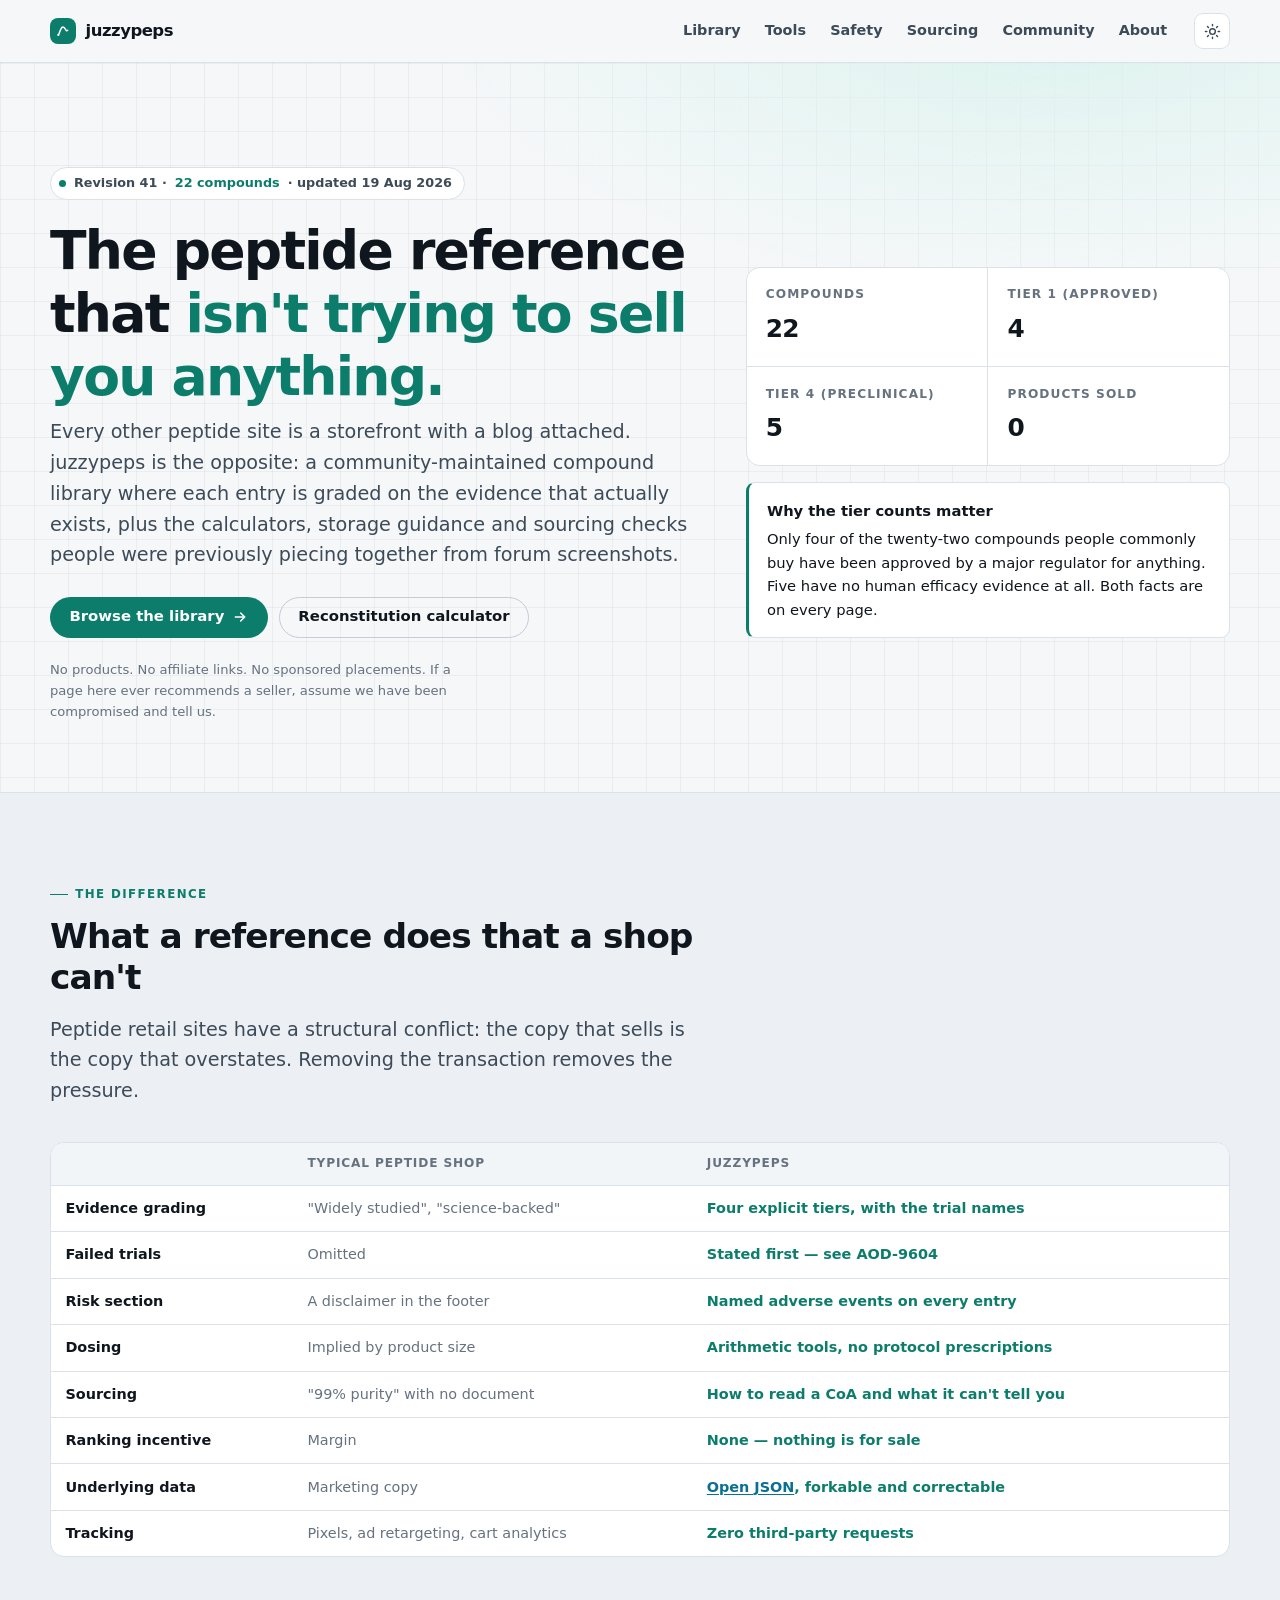
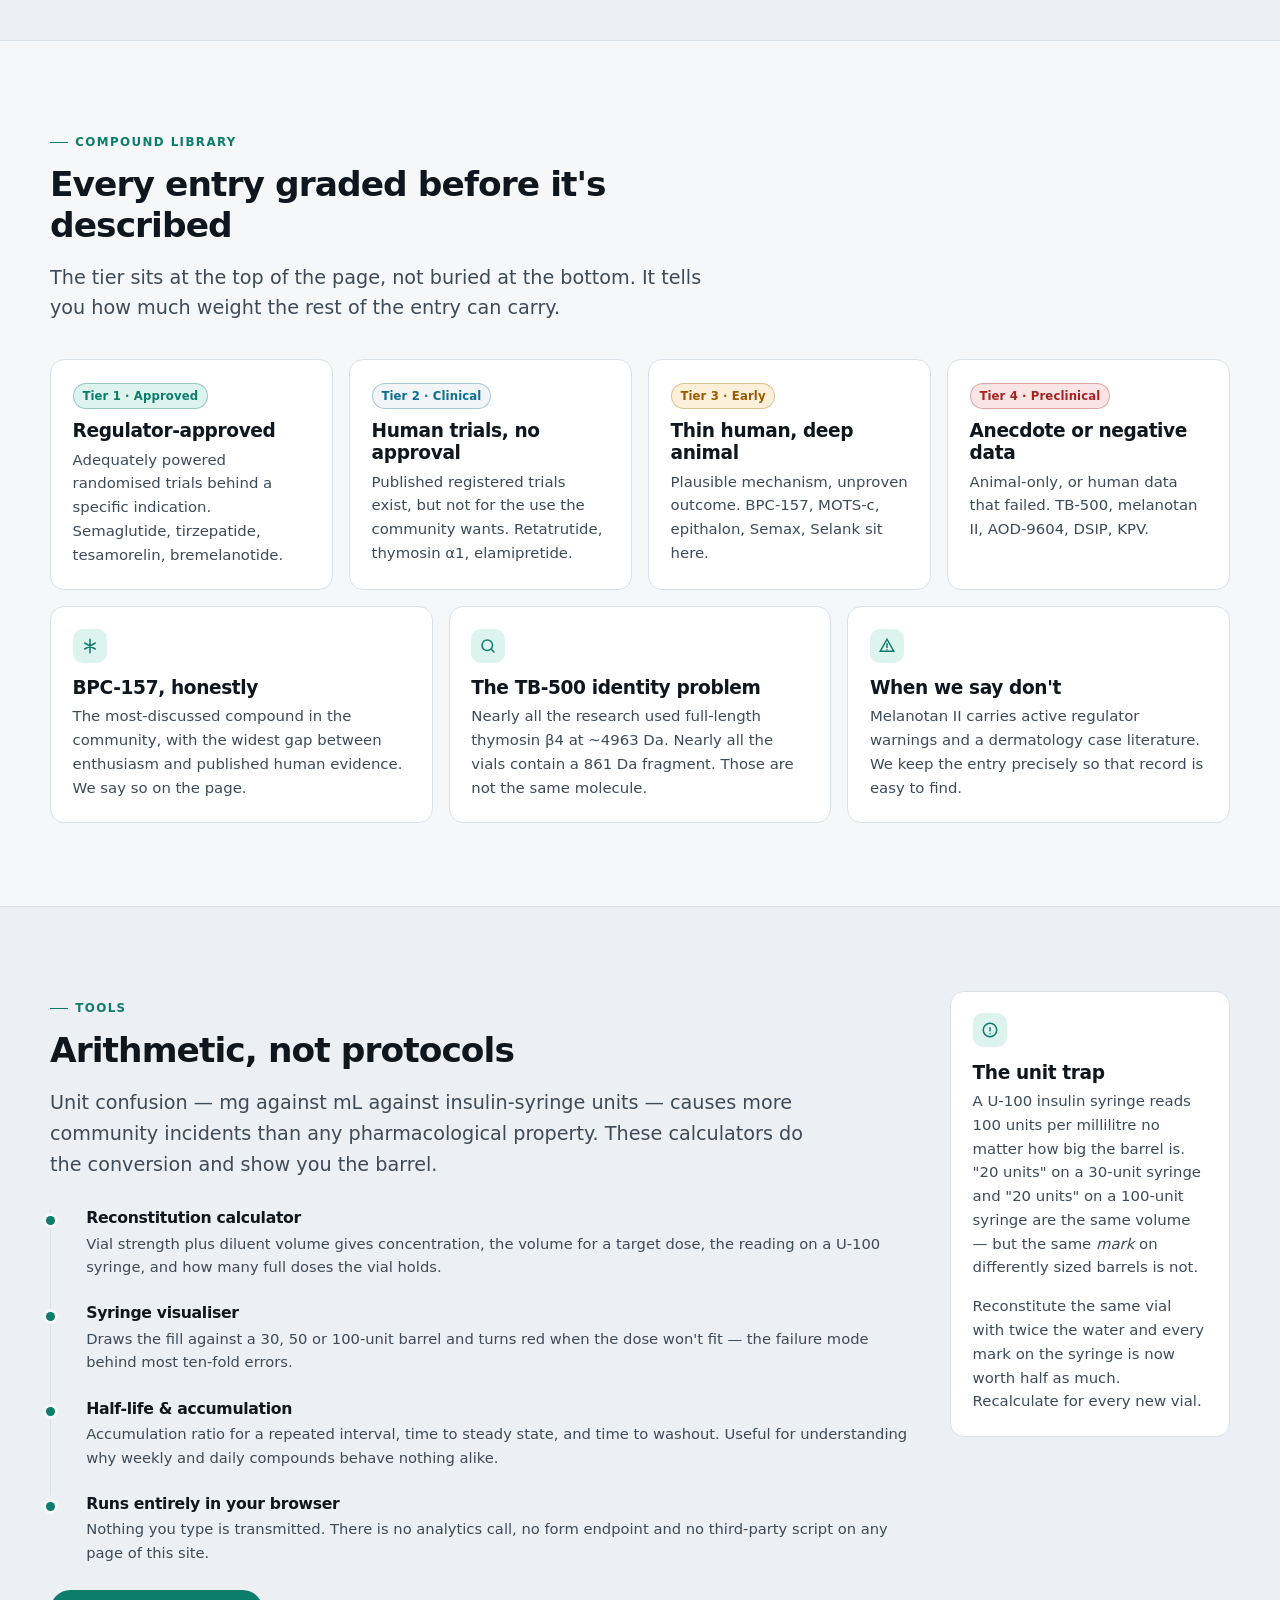
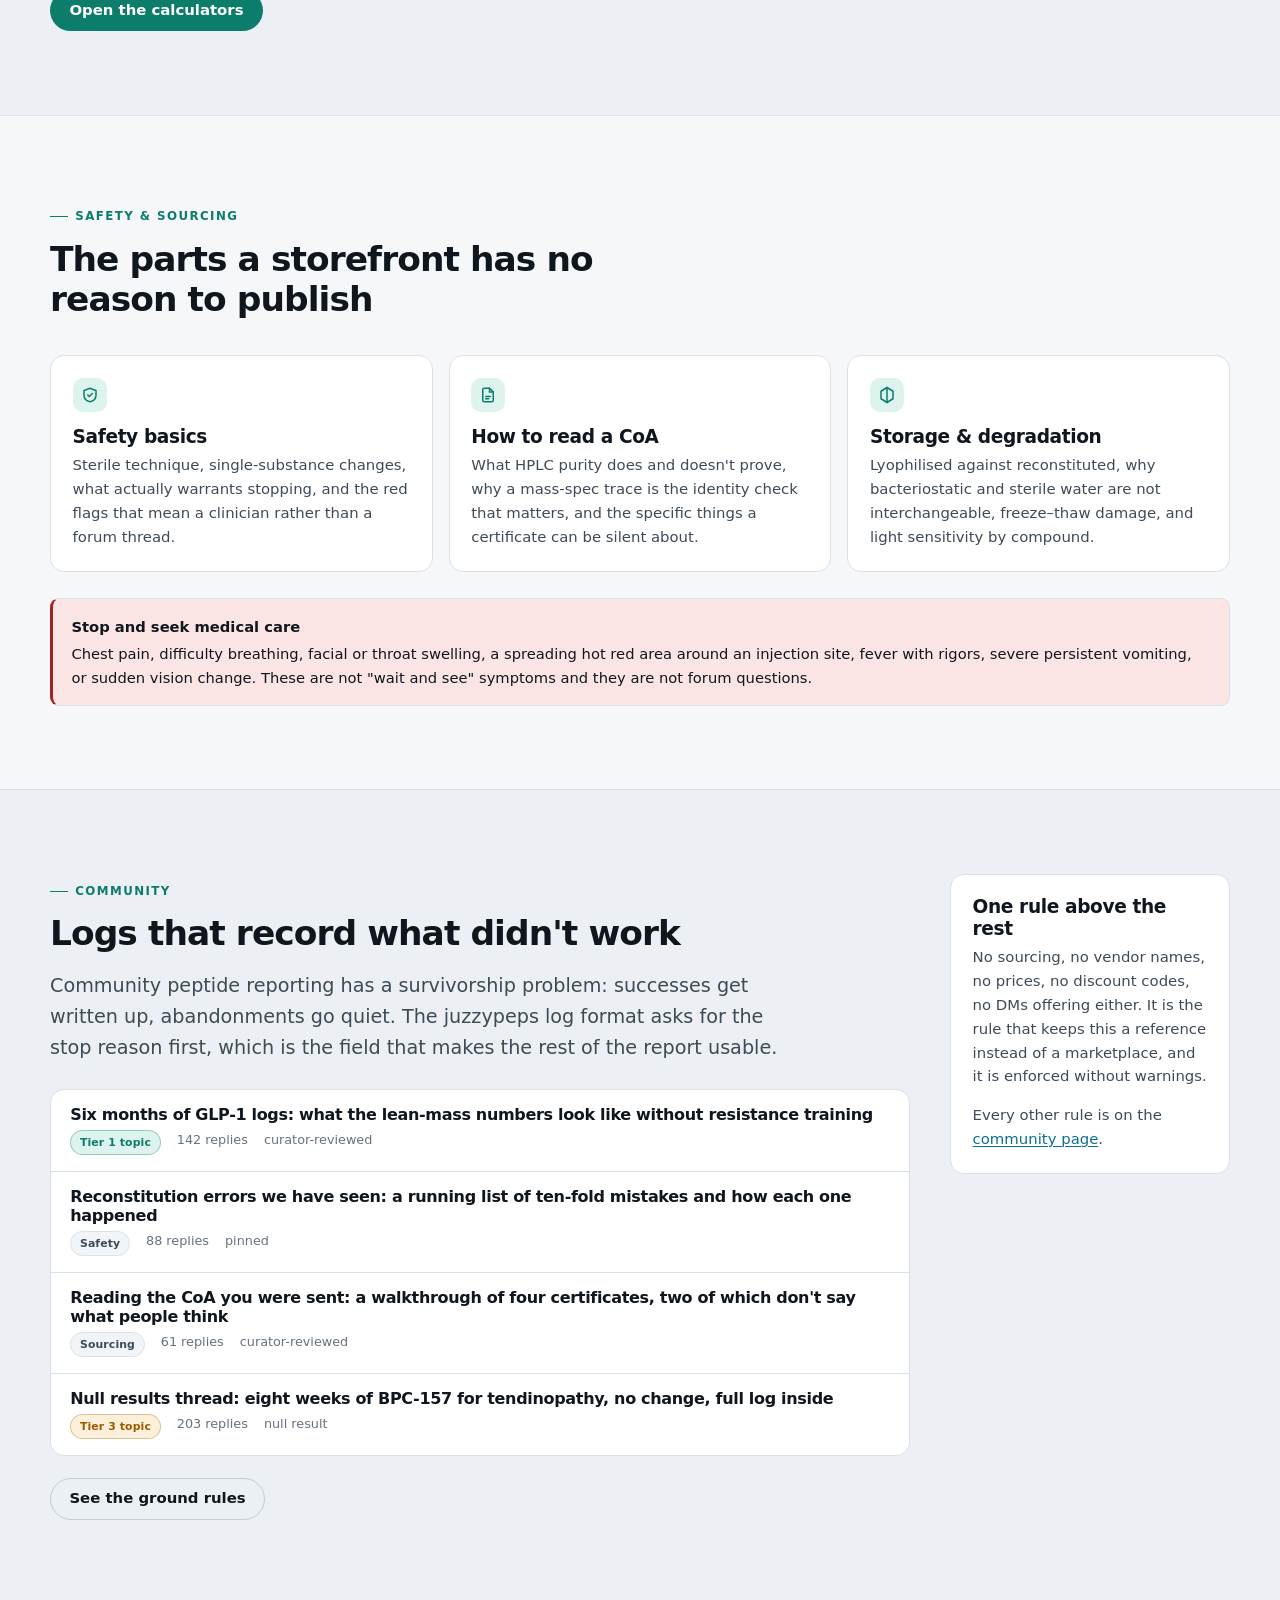
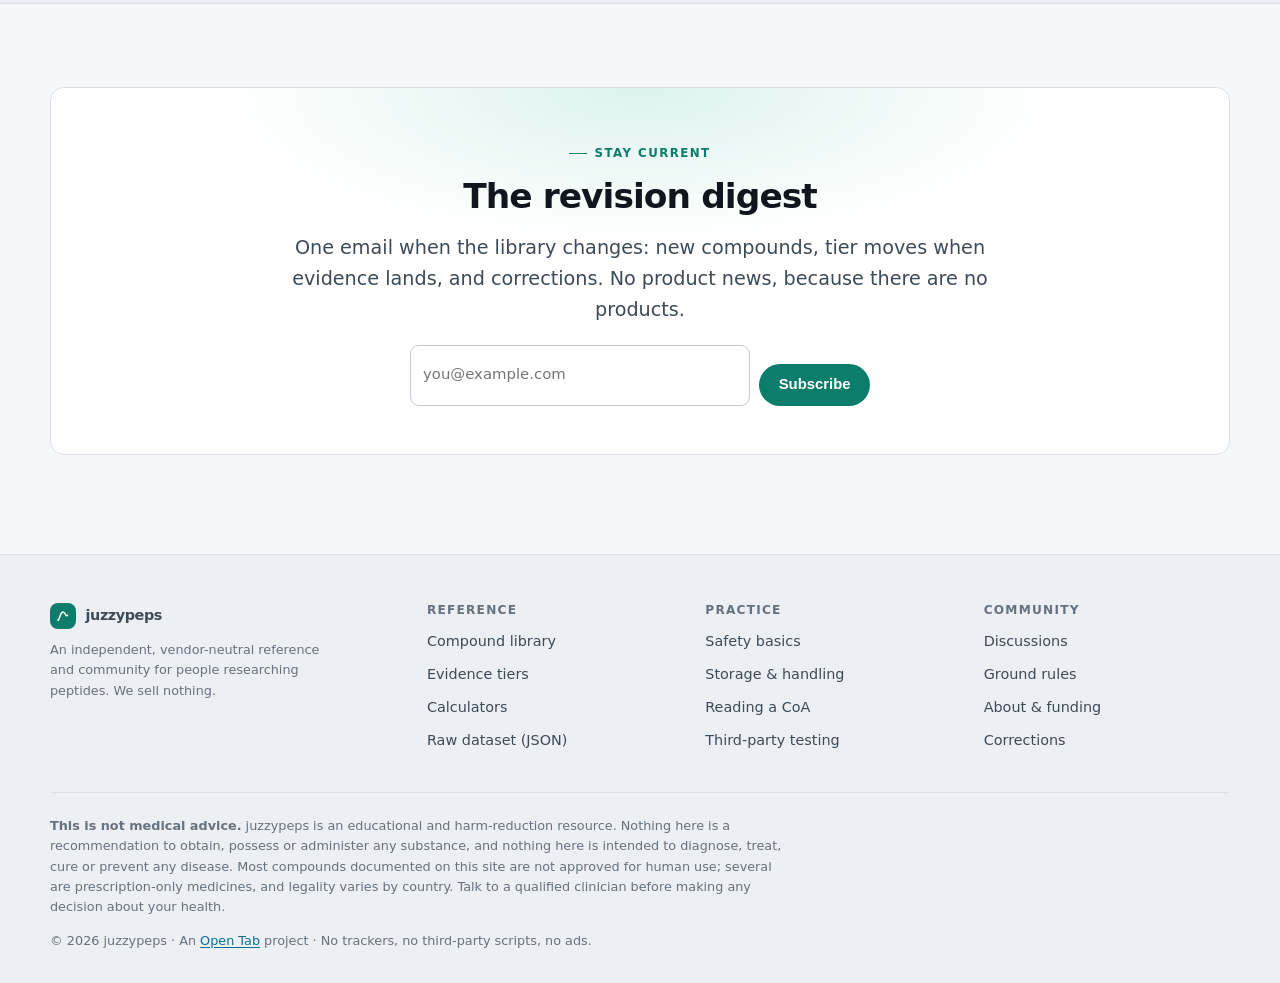
<file: site/index.html>
<!doctype html>
<html lang="en">
<head>
<meta charset="utf-8">
<meta name="viewport" content="width=device-width, initial-scale=1">
<title>juzzypeps — the vendor-neutral peptide reference &amp; community</title>
<meta name="description" content="An independent, evidence-tiered peptide library, reconstitution calculators, sourcing guidance and a moderated community. We sell nothing and rank nothing by commission.">
<meta name="color-scheme" content="light dark">
<meta property="og:site_name" content="juzzypeps">
<meta property="og:title" content="juzzypeps — the vendor-neutral peptide reference &amp; community">
<meta property="og:description" content="An independent, evidence-tiered peptide library, reconstitution calculators, sourcing guidance and a moderated community. We sell nothing and rank nothing by commission.">
<meta property="og:type" content="website">
<link rel="icon" href="data:image/svg+xml,%3Csvg xmlns='http://www.w3.org/2000/svg' viewBox='0 0 32 32'%3E%3Crect width='32' height='32' rx='8' fill='%230d7d6b'/%3E%3Cpath d='M9 22c3-3 3-9 7-9s4 6 7 3' stroke='white' stroke-width='2.6' fill='none' stroke-linecap='round'/%3E%3Ccircle cx='9' cy='22' r='2.4' fill='white'/%3E%3C/svg%3E">
<link rel="stylesheet" href="assets/css/base.css">
<script>
/* Applies the stored theme before first paint so there is no flash. */
(function(){try{var t=localStorage.getItem('jp-theme');if(t)document.documentElement.setAttribute('data-theme',t);}catch(e){}})();
</script>
</head>
<body>
<a class="skip" href="#main">Skip to content</a>
<header class="site-head">
  <div class="shell site-head__inner">
    <a class="brand" href="index.html">
      <span class="brand__mark" aria-hidden="true">
        <svg viewBox="0 0 24 24" fill="none" stroke="#fff" stroke-width="2.2" stroke-linecap="round">
          <path d="M5 18c3-4 3-12 7-12s4 8 7 5"/><circle cx="5" cy="18" r="1.6" fill="#fff" stroke="none"/>
        </svg>
      </span>
      <span>juzzypeps</span>
    </a>
    <nav class="nav" aria-label="Primary">
      <ul class="nav__list">
        <li><a href="library.html">Library</a></li>
        <li><a href="tools.html">Tools</a></li>
        <li><a href="safety.html">Safety</a></li>
        <li><a href="sourcing.html">Sourcing</a></li>
        <li><a href="community.html">Community</a></li>
        <li><a href="about.html">About</a></li>
      </ul>
    </nav>
    <div class="head-tools">
      <button class="icon-btn theme-btn" type="button" aria-label="Switch colour theme">
        <svg class="sun" viewBox="0 0 24 24" fill="none" stroke="currentColor" stroke-width="2" stroke-linecap="round"><circle cx="12" cy="12" r="4"/><path d="M12 2v2M12 20v2M4.9 4.9l1.4 1.4M17.7 17.7l1.4 1.4M2 12h2M20 12h2M4.9 19.1l1.4-1.4M17.7 6.3l1.4-1.4"/></svg>
        <svg class="moon" viewBox="0 0 24 24" fill="none" stroke="currentColor" stroke-width="2" stroke-linecap="round"><path d="M21 12.8A9 9 0 1 1 11.2 3a7 7 0 0 0 9.8 9.8z"/></svg>
      </button>
      <button class="icon-btn nav-toggle" type="button" aria-label="Toggle navigation" aria-expanded="false">
        <svg viewBox="0 0 24 24" fill="none" stroke="currentColor" stroke-width="2" stroke-linecap="round"><path d="M4 7h16M4 12h16M4 17h16"/></svg>
      </button>
    </div>
  </div>
</header>
<main id="main">

<section class="hero">
  <div class="shell hero__inner">
    <div>
      <span class="pill"><span class="dot dot--live"></span> Revision 41 · <b>22 compounds</b> · updated 19 Aug 2026</span>
      <h1>The peptide reference that <em>isn't trying to sell you anything.</em></h1>
      <p class="lede">Every other peptide site is a storefront with a blog attached. juzzypeps is the opposite: a community-maintained compound library where each entry is graded on the evidence that actually exists, plus the calculators, storage guidance and sourcing checks people were previously piecing together from forum screenshots.</p>
      <div class="hero__actions">
        <a class="btn btn--primary" href="library.html">Browse the library
          <svg viewBox="0 0 24 24" fill="none" stroke="currentColor" stroke-width="2.2" stroke-linecap="round"><path d="M5 12h14M13 6l6 6-6 6"/></svg>
        </a>
        <a class="btn btn--ghost" href="tools.html">Reconstitution calculator</a>
      </div>
      <p class="hero__note">No products. No affiliate links. No sponsored placements. If a page here ever recommends a seller, assume we have been compromised and tell us.</p>
    </div>
    <div>
      <dl class="stats">
        <div><dt>Compounds</dt><dd>22</dd></div>
        <div><dt>Tier 1 (approved)</dt><dd>4</dd></div>
        <div><dt>Tier 4 (preclinical)</dt><dd>5</dd></div>
        <div><dt>Products sold</dt><dd>0</dd></div>
      </dl>
      <div class="callout" style="margin-top:1rem">
        <strong>Why the tier counts matter</strong>
        Only four of the twenty-two compounds people commonly buy have been approved by a major regulator for anything. Five have no human efficacy evidence at all. Both facts are on every page.
      </div>
    </div>
  </div>
</section>

<section class="section section--alt">
  <div class="shell">
    <div class="section-head">
      <span class="eyebrow">The difference</span>
      <h2>What a reference does that a shop can't</h2>
      <p class="lede">Peptide retail sites have a structural conflict: the copy that sells is the copy that overstates. Removing the transaction removes the pressure.</p>
    </div>
    <div class="table-wrap">
      <table class="compare">
        <caption class="visually-hidden">Comparison between a typical peptide retail site and juzzypeps</caption>
        <thead>
          <tr><th scope="col">&nbsp;</th><th scope="col">Typical peptide shop</th><th scope="col">juzzypeps</th></tr>
        </thead>
        <tbody>
          <tr><td>Evidence grading</td><td class="no">"Widely studied", "science-backed"</td><td class="yes">Four explicit tiers, with the trial names</td></tr>
          <tr><td>Failed trials</td><td class="no">Omitted</td><td class="yes">Stated first — see AOD-9604</td></tr>
          <tr><td>Risk section</td><td class="no">A disclaimer in the footer</td><td class="yes">Named adverse events on every entry</td></tr>
          <tr><td>Dosing</td><td class="no">Implied by product size</td><td class="yes">Arithmetic tools, no protocol prescriptions</td></tr>
          <tr><td>Sourcing</td><td class="no">"99% purity" with no document</td><td class="yes">How to read a CoA and what it can't tell you</td></tr>
          <tr><td>Ranking incentive</td><td class="no">Margin</td><td class="yes">None — nothing is for sale</td></tr>
          <tr><td>Underlying data</td><td class="no">Marketing copy</td><td class="yes"><a href="data/compounds.json">Open JSON</a>, forkable and correctable</td></tr>
          <tr><td>Tracking</td><td class="no">Pixels, ad retargeting, cart analytics</td><td class="yes">Zero third-party requests</td></tr>
        </tbody>
      </table>
    </div>
  </div>
</section>

<section class="section">
  <div class="shell">
    <div class="section-head">
      <span class="eyebrow">Compound library</span>
      <h2>Every entry graded before it's described</h2>
      <p class="lede">The tier sits at the top of the page, not buried at the bottom. It tells you how much weight the rest of the entry can carry.</p>
    </div>
    <div class="grid grid--4">
      <article class="card">
        <span class="badge badge--tier1">Tier 1 · Approved</span>
        <h3 style="margin-top:.7rem">Regulator-approved</h3>
        <p>Adequately powered randomised trials behind a specific indication. Semaglutide, tirzepatide, tesamorelin, bremelanotide.</p>
      </article>
      <article class="card">
        <span class="badge badge--tier2">Tier 2 · Clinical</span>
        <h3 style="margin-top:.7rem">Human trials, no approval</h3>
        <p>Published registered trials exist, but not for the use the community wants. Retatrutide, thymosin α1, elamipretide.</p>
      </article>
      <article class="card">
        <span class="badge badge--tier3">Tier 3 · Early</span>
        <h3 style="margin-top:.7rem">Thin human, deep animal</h3>
        <p>Plausible mechanism, unproven outcome. BPC-157, MOTS-c, epithalon, Semax, Selank sit here.</p>
      </article>
      <article class="card">
        <span class="badge badge--tier4">Tier 4 · Preclinical</span>
        <h3 style="margin-top:.7rem">Anecdote or negative data</h3>
        <p>Animal-only, or human data that failed. TB-500, melanotan II, AOD-9604, DSIP, KPV.</p>
      </article>
    </div>
    <div class="grid grid--3" style="margin-top:1rem">
      <a class="card card--link" href="library.html#/bpc-157">
        <div class="card__icon"><svg viewBox="0 0 24 24" fill="none" stroke="currentColor" stroke-width="2" stroke-linecap="round"><path d="M12 3v18M5 8l14 8M19 8L5 16"/></svg></div>
        <h3>BPC-157, honestly</h3>
        <p>The most-discussed compound in the community, with the widest gap between enthusiasm and published human evidence. We say so on the page.</p>
      </a>
      <a class="card card--link" href="library.html#/tb-500">
        <div class="card__icon"><svg viewBox="0 0 24 24" fill="none" stroke="currentColor" stroke-width="2" stroke-linecap="round"><circle cx="11" cy="11" r="7"/><path d="M20 20l-3.6-3.6"/></svg></div>
        <h3>The TB-500 identity problem</h3>
        <p>Nearly all the research used full-length thymosin β4 at ~4963 Da. Nearly all the vials contain a 861 Da fragment. Those are not the same molecule.</p>
      </a>
      <a class="card card--link" href="library.html#/melanotan-ii">
        <div class="card__icon"><svg viewBox="0 0 24 24" fill="none" stroke="currentColor" stroke-width="2" stroke-linecap="round"><path d="M12 3l9 16H3z"/><path d="M12 9v5M12 17h.01"/></svg></div>
        <h3>When we say don't</h3>
        <p>Melanotan II carries active regulator warnings and a dermatology case literature. We keep the entry precisely so that record is easy to find.</p>
      </a>
    </div>
  </div>
</section>

<section class="section section--alt">
  <div class="shell with-aside">
    <div>
      <span class="eyebrow">Tools</span>
      <h2>Arithmetic, not protocols</h2>
      <p class="lede">Unit confusion — mg against mL against insulin-syringe units — causes more community incidents than any pharmacological property. These calculators do the conversion and show you the barrel.</p>
      <ul class="steps" style="margin-top:1.8rem">
        <li>
          <h3>Reconstitution calculator</h3>
          <p>Vial strength plus diluent volume gives concentration, the volume for a target dose, the reading on a U-100 syringe, and how many full doses the vial holds.</p>
        </li>
        <li>
          <h3>Syringe visualiser</h3>
          <p>Draws the fill against a 30, 50 or 100-unit barrel and turns red when the dose won't fit — the failure mode behind most ten-fold errors.</p>
        </li>
        <li>
          <h3>Half-life &amp; accumulation</h3>
          <p>Accumulation ratio for a repeated interval, time to steady state, and time to washout. Useful for understanding why weekly and daily compounds behave nothing alike.</p>
        </li>
        <li>
          <h3>Runs entirely in your browser</h3>
          <p>Nothing you type is transmitted. There is no analytics call, no form endpoint and no third-party script on any page of this site.</p>
        </li>
      </ul>
      <p style="margin-top:1.6rem"><a class="btn btn--primary" href="tools.html">Open the calculators</a></p>
    </div>
    <aside class="card aside-card">
      <div class="card__icon"><svg viewBox="0 0 24 24" fill="none" stroke="currentColor" stroke-width="2" stroke-linecap="round"><path d="M12 9v4M12 17h.01"/><circle cx="12" cy="12" r="9"/></svg></div>
      <h3>The unit trap</h3>
      <p>A U-100 insulin syringe reads 100 units per millilitre no matter how big the barrel is. "20 units" on a 30-unit syringe and "20 units" on a 100-unit syringe are the same volume — but the same <em>mark</em> on differently sized barrels is not.</p>
      <p class="tiny muted">Reconstitute the same vial with twice the water and every mark on the syringe is now worth half as much. Recalculate for every new vial.</p>
    </aside>
  </div>
</section>

<section class="section">
  <div class="shell">
    <div class="section-head">
      <span class="eyebrow">Safety &amp; sourcing</span>
      <h2>The parts a storefront has no reason to publish</h2>
    </div>
    <div class="grid grid--3">
      <a class="card card--link" href="safety.html">
        <div class="card__icon"><svg viewBox="0 0 24 24" fill="none" stroke="currentColor" stroke-width="2" stroke-linecap="round"><path d="M12 3l8 3v6c0 5-3.4 8.1-8 9-4.6-.9-8-4-8-9V6z"/><path d="M9 12l2 2 4-4"/></svg></div>
        <h3>Safety basics</h3>
        <p>Sterile technique, single-substance changes, what actually warrants stopping, and the red flags that mean a clinician rather than a forum thread.</p>
      </a>
      <a class="card card--link" href="sourcing.html">
        <div class="card__icon"><svg viewBox="0 0 24 24" fill="none" stroke="currentColor" stroke-width="2" stroke-linecap="round"><path d="M14 3H7a2 2 0 0 0-2 2v14a2 2 0 0 0 2 2h10a2 2 0 0 0 2-2V8z"/><path d="M14 3v5h5M9 14h6M9 17h4"/></svg></div>
        <h3>How to read a CoA</h3>
        <p>What HPLC purity does and doesn't prove, why a mass-spec trace is the identity check that matters, and the specific things a certificate can be silent about.</p>
      </a>
      <a class="card card--link" href="safety.html#storage">
        <div class="card__icon"><svg viewBox="0 0 24 24" fill="none" stroke="currentColor" stroke-width="2" stroke-linecap="round"><path d="M12 2v20M4 7l8-5 8 5v10l-8 5-8-5z"/></svg></div>
        <h3>Storage &amp; degradation</h3>
        <p>Lyophilised against reconstituted, why bacteriostatic and sterile water are not interchangeable, freeze–thaw damage, and light sensitivity by compound.</p>
      </a>
    </div>
    <div class="callout callout--danger" style="margin-top:1.6rem">
      <strong>Stop and seek medical care</strong>
      Chest pain, difficulty breathing, facial or throat swelling, a spreading hot red area around an injection site, fever with rigors, severe persistent vomiting, or sudden vision change. These are not "wait and see" symptoms and they are not forum questions.
    </div>
  </div>
</section>

<section class="section section--alt">
  <div class="shell with-aside">
    <div>
      <span class="eyebrow">Community</span>
      <h2>Logs that record what didn't work</h2>
      <p class="lede">Community peptide reporting has a survivorship problem: successes get written up, abandonments go quiet. The juzzypeps log format asks for the stop reason first, which is the field that makes the rest of the report usable.</p>
      <ul class="thread-list" style="margin-top:1.6rem">
        <li>
          <h3><a href="community.html">Six months of GLP-1 logs: what the lean-mass numbers look like without resistance training</a></h3>
          <div class="thread-meta"><span class="badge badge--tier1">Tier 1 topic</span><span>142 replies</span><span>curator-reviewed</span></div>
        </li>
        <li>
          <h3><a href="community.html">Reconstitution errors we have seen: a running list of ten-fold mistakes and how each one happened</a></h3>
          <div class="thread-meta"><span class="badge">Safety</span><span>88 replies</span><span>pinned</span></div>
        </li>
        <li>
          <h3><a href="community.html">Reading the CoA you were sent: a walkthrough of four certificates, two of which don't say what people think</a></h3>
          <div class="thread-meta"><span class="badge">Sourcing</span><span>61 replies</span><span>curator-reviewed</span></div>
        </li>
        <li>
          <h3><a href="community.html">Null results thread: eight weeks of BPC-157 for tendinopathy, no change, full log inside</a></h3>
          <div class="thread-meta"><span class="badge badge--tier3">Tier 3 topic</span><span>203 replies</span><span>null result</span></div>
        </li>
      </ul>
      <p style="margin-top:1.4rem"><a class="btn btn--ghost" href="community.html">See the ground rules</a></p>
    </div>
    <aside class="card aside-card">
      <h3>One rule above the rest</h3>
      <p>No sourcing, no vendor names, no prices, no discount codes, no DMs offering either. It is the rule that keeps this a reference instead of a marketplace, and it is enforced without warnings.</p>
      <p class="tiny muted">Every other rule is on the <a href="community.html#rules">community page</a>.</p>
    </aside>
  </div>
</section>

<section class="section">
  <div class="shell">
    <div class="cta-band">
      <span class="eyebrow" style="justify-content:center">Stay current</span>
      <h2>The revision digest</h2>
      <p class="lede" style="margin-inline:auto">One email when the library changes: new compounds, tier moves when evidence lands, and corrections. No product news, because there are no products.</p>
      <form class="signup" style="margin-inline:auto;justify-content:center" onsubmit="event.preventDefault();this.querySelector('.signup-msg').hidden=false;">
        <label class="visually-hidden" for="digest-email">Email address</label>
        <input id="digest-email" type="email" name="email" placeholder="you@example.com" required>
        <button class="btn btn--primary" type="submit">Subscribe</button>
        <p class="tiny muted signup-msg" hidden style="flex:1 0 100%;margin-top:.6rem">Digest delivery isn't wired up on this build yet — no address was stored or transmitted.</p>
      </form>
    </div>
  </div>
</section>

</main>
<footer class="site-foot">
  <div class="shell">
    <div class="foot-grid">
      <div>
        <a class="brand" href="index.html" style="margin-bottom:.7rem">
          <span class="brand__mark" aria-hidden="true">
            <svg viewBox="0 0 24 24" fill="none" stroke="#fff" stroke-width="2.2" stroke-linecap="round">
              <path d="M5 18c3-4 3-12 7-12s4 8 7 5"/><circle cx="5" cy="18" r="1.6" fill="#fff" stroke="none"/>
            </svg>
          </span>
          <span>juzzypeps</span>
        </a>
        <p class="tiny muted" style="max-width:36ch">An independent, vendor-neutral reference and community for people researching peptides. We sell nothing.</p>
      </div>
      <div>
        <h4>Reference</h4>
        <ul>
          <li><a href="library.html">Compound library</a></li>
          <li><a href="about.html#how">Evidence tiers</a></li>
          <li><a href="tools.html">Calculators</a></li>
          <li><a href="data/compounds.json">Raw dataset (JSON)</a></li>
        </ul>
      </div>
      <div>
        <h4>Practice</h4>
        <ul>
          <li><a href="safety.html">Safety basics</a></li>
          <li><a href="safety.html#storage">Storage &amp; handling</a></li>
          <li><a href="sourcing.html">Reading a CoA</a></li>
          <li><a href="sourcing.html#testing">Third-party testing</a></li>
        </ul>
      </div>
      <div>
        <h4>Community</h4>
        <ul>
          <li><a href="community.html">Discussions</a></li>
          <li><a href="community.html#rules">Ground rules</a></li>
          <li><a href="about.html">About &amp; funding</a></li>
          <li><a href="about.html#corrections">Corrections</a></li>
        </ul>
      </div>
    </div>
    <div class="foot-legal">
      <p><strong>This is not medical advice.</strong> juzzypeps is an educational and harm-reduction resource. Nothing here is a recommendation to obtain, possess or administer any substance, and nothing here is intended to diagnose, treat, cure or prevent any disease. Most compounds documented on this site are not approved for human use; several are prescription-only medicines, and legality varies by country. Talk to a qualified clinician before making any decision about your health.</p>
      <p style="margin-top:.8rem">© 2026 juzzypeps · An <a href="https://opentab.digital">Open Tab</a> project · No trackers, no third-party scripts, no ads.</p>
    </div>
  </div>
</footer>
<script src="assets/js/site.js"></script>
</body>
</html>
</file>
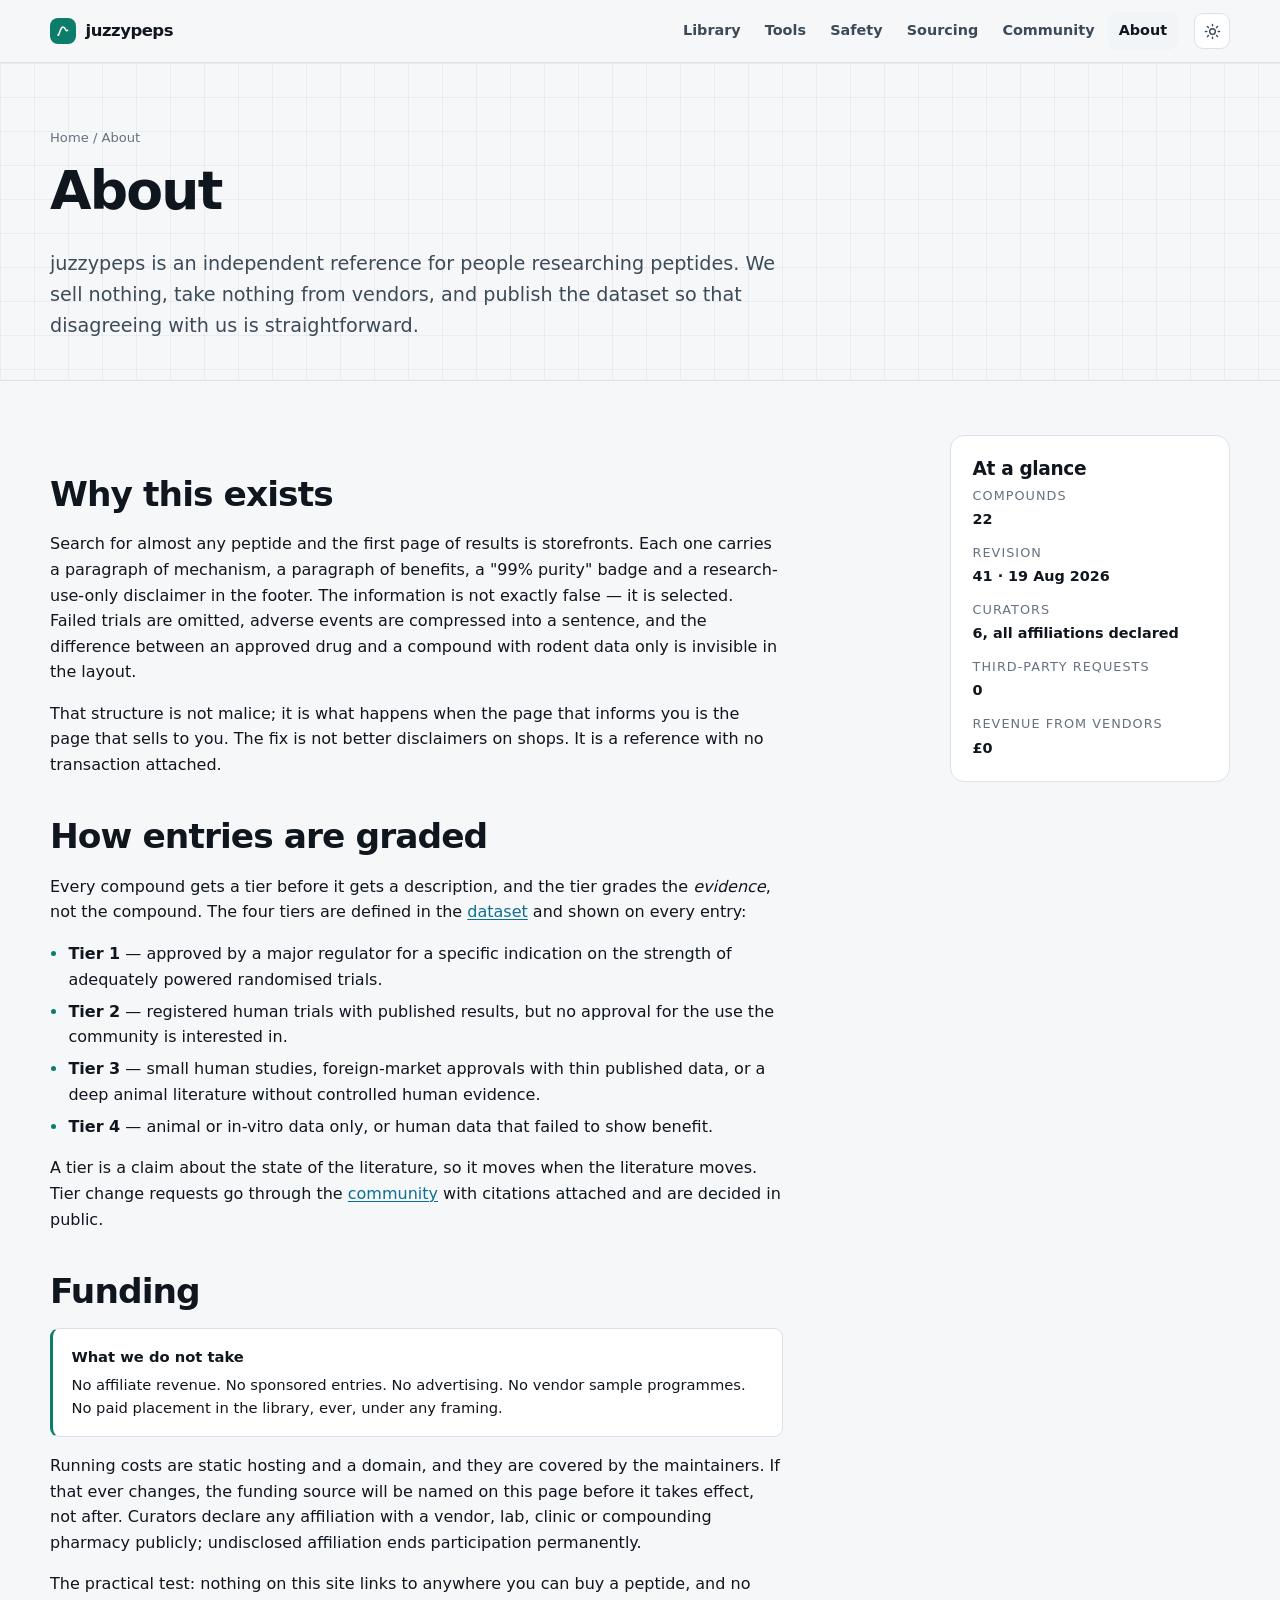
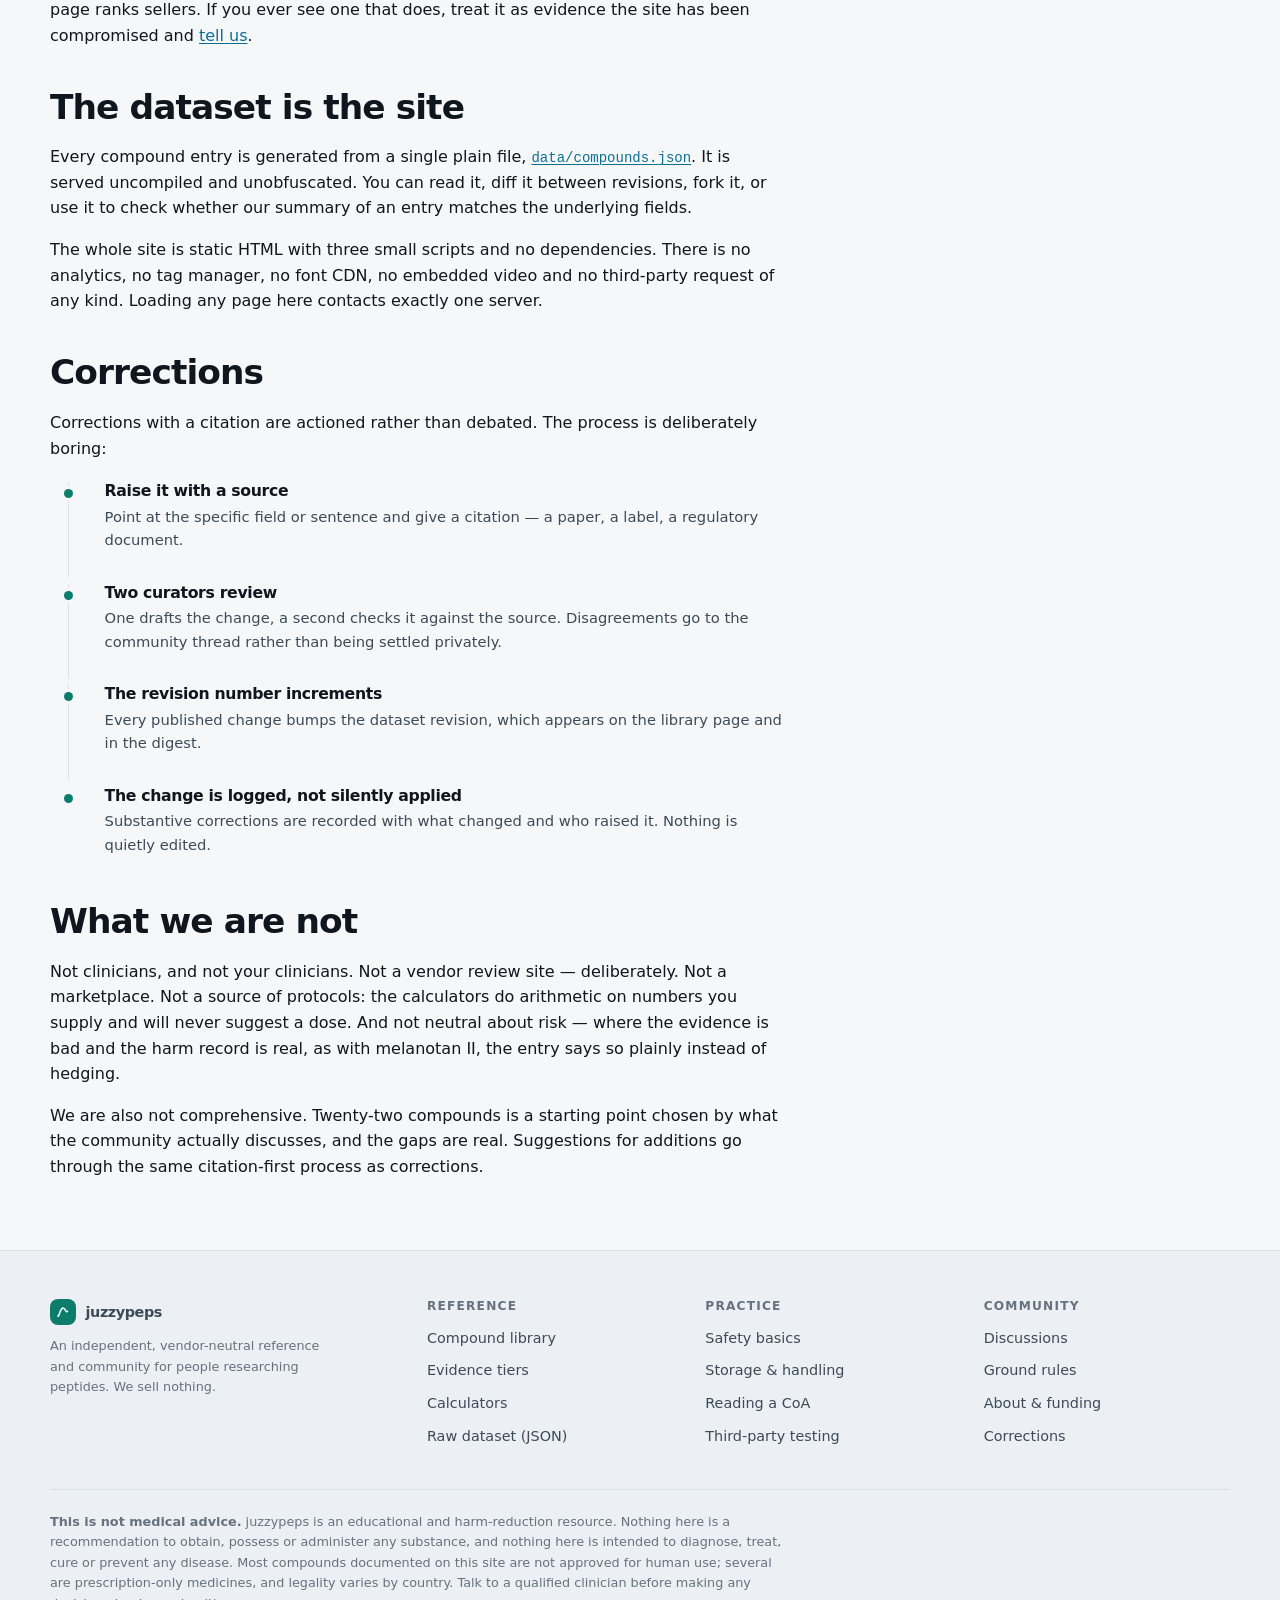
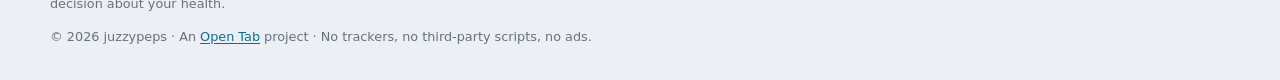
<file: site/about.html>
<!doctype html>
<html lang="en">
<head>
<meta charset="utf-8">
<meta name="viewport" content="width=device-width, initial-scale=1">
<title>About &amp; funding — juzzypeps</title>
<meta name="description" content="Who maintains the library, how it is funded, how tier decisions are made, and the public correction process.">
<meta name="color-scheme" content="light dark">
<meta property="og:site_name" content="juzzypeps">
<meta property="og:title" content="About &amp; funding — juzzypeps">
<meta property="og:description" content="Who maintains the library, how it is funded, how tier decisions are made, and the public correction process.">
<meta property="og:type" content="website">
<link rel="icon" href="data:image/svg+xml,%3Csvg xmlns='http://www.w3.org/2000/svg' viewBox='0 0 32 32'%3E%3Crect width='32' height='32' rx='8' fill='%230d7d6b'/%3E%3Cpath d='M9 22c3-3 3-9 7-9s4 6 7 3' stroke='white' stroke-width='2.6' fill='none' stroke-linecap='round'/%3E%3Ccircle cx='9' cy='22' r='2.4' fill='white'/%3E%3C/svg%3E">
<link rel="stylesheet" href="assets/css/base.css">
<script>
/* Applies the stored theme before first paint so there is no flash. */
(function(){try{var t=localStorage.getItem('jp-theme');if(t)document.documentElement.setAttribute('data-theme',t);}catch(e){}})();
</script>
</head>
<body>
<a class="skip" href="#main">Skip to content</a>
<header class="site-head">
  <div class="shell site-head__inner">
    <a class="brand" href="index.html">
      <span class="brand__mark" aria-hidden="true">
        <svg viewBox="0 0 24 24" fill="none" stroke="#fff" stroke-width="2.2" stroke-linecap="round">
          <path d="M5 18c3-4 3-12 7-12s4 8 7 5"/><circle cx="5" cy="18" r="1.6" fill="#fff" stroke="none"/>
        </svg>
      </span>
      <span>juzzypeps</span>
    </a>
    <nav class="nav" aria-label="Primary">
      <ul class="nav__list">
        <li><a href="library.html">Library</a></li>
        <li><a href="tools.html">Tools</a></li>
        <li><a href="safety.html">Safety</a></li>
        <li><a href="sourcing.html">Sourcing</a></li>
        <li><a href="community.html">Community</a></li>
        <li><a href="about.html">About</a></li>
      </ul>
    </nav>
    <div class="head-tools">
      <button class="icon-btn theme-btn" type="button" aria-label="Switch colour theme">
        <svg class="sun" viewBox="0 0 24 24" fill="none" stroke="currentColor" stroke-width="2" stroke-linecap="round"><circle cx="12" cy="12" r="4"/><path d="M12 2v2M12 20v2M4.9 4.9l1.4 1.4M17.7 17.7l1.4 1.4M2 12h2M20 12h2M4.9 19.1l1.4-1.4M17.7 6.3l1.4-1.4"/></svg>
        <svg class="moon" viewBox="0 0 24 24" fill="none" stroke="currentColor" stroke-width="2" stroke-linecap="round"><path d="M21 12.8A9 9 0 1 1 11.2 3a7 7 0 0 0 9.8 9.8z"/></svg>
      </button>
      <button class="icon-btn nav-toggle" type="button" aria-label="Toggle navigation" aria-expanded="false">
        <svg viewBox="0 0 24 24" fill="none" stroke="currentColor" stroke-width="2" stroke-linecap="round"><path d="M4 7h16M4 12h16M4 17h16"/></svg>
      </button>
    </div>
  </div>
</header>
<main id="main">

<div class="page-head">
  <div class="shell">
    <p class="breadcrumb"><a href="index.html">Home</a> / About</p>
    <h1>About</h1>
    <p class="lede">juzzypeps is an independent reference for people researching peptides. We sell nothing, take nothing from vendors, and publish the dataset so that disagreeing with us is straightforward.</p>
  </div>
</div>

<section class="section section--tight">
  <div class="shell with-aside">
    <div class="prose">

      <h2 id="why">Why this exists</h2>
      <p>Search for almost any peptide and the first page of results is storefronts. Each one carries a paragraph of mechanism, a paragraph of benefits, a "99% purity" badge and a research-use-only disclaimer in the footer. The information is not exactly false — it is selected. Failed trials are omitted, adverse events are compressed into a sentence, and the difference between an approved drug and a compound with rodent data only is invisible in the layout.</p>
      <p>That structure is not malice; it is what happens when the page that informs you is the page that sells to you. The fix is not better disclaimers on shops. It is a reference with no transaction attached.</p>

      <h2 id="how">How entries are graded</h2>
      <p>Every compound gets a tier before it gets a description, and the tier grades the <em>evidence</em>, not the compound. The four tiers are defined in the <a href="data/compounds.json">dataset</a> and shown on every entry:</p>
      <ul>
        <li><strong>Tier 1</strong> — approved by a major regulator for a specific indication on the strength of adequately powered randomised trials.</li>
        <li><strong>Tier 2</strong> — registered human trials with published results, but no approval for the use the community is interested in.</li>
        <li><strong>Tier 3</strong> — small human studies, foreign-market approvals with thin published data, or a deep animal literature without controlled human evidence.</li>
        <li><strong>Tier 4</strong> — animal or in-vitro data only, or human data that failed to show benefit.</li>
      </ul>
      <p>A tier is a claim about the state of the literature, so it moves when the literature moves. Tier change requests go through the <a href="community.html#rules">community</a> with citations attached and are decided in public.</p>

      <h2 id="funding">Funding</h2>
      <div class="callout">
        <strong>What we do not take</strong>
        No affiliate revenue. No sponsored entries. No advertising. No vendor sample programmes. No paid placement in the library, ever, under any framing.
      </div>
      <p style="margin-top:1rem">Running costs are static hosting and a domain, and they are covered by the maintainers. If that ever changes, the funding source will be named on this page before it takes effect, not after. Curators declare any affiliation with a vendor, lab, clinic or compounding pharmacy publicly; undisclosed affiliation ends participation permanently.</p>
      <p>The practical test: nothing on this site links to anywhere you can buy a peptide, and no page ranks sellers. If you ever see one that does, treat it as evidence the site has been compromised and <a href="#corrections">tell us</a>.</p>

      <h2 id="data">The dataset is the site</h2>
      <p>Every compound entry is generated from a single plain file, <a href="data/compounds.json"><code>data/compounds.json</code></a>. It is served uncompiled and unobfuscated. You can read it, diff it between revisions, fork it, or use it to check whether our summary of an entry matches the underlying fields.</p>
      <p>The whole site is static HTML with three small scripts and no dependencies. There is no analytics, no tag manager, no font CDN, no embedded video and no third-party request of any kind. Loading any page here contacts exactly one server.</p>

      <h2 id="corrections">Corrections</h2>
      <p>Corrections with a citation are actioned rather than debated. The process is deliberately boring:</p>
      <ul class="steps" style="margin-top:1.3rem">
        <li><h3>Raise it with a source</h3><p>Point at the specific field or sentence and give a citation — a paper, a label, a regulatory document.</p></li>
        <li><h3>Two curators review</h3><p>One drafts the change, a second checks it against the source. Disagreements go to the community thread rather than being settled privately.</p></li>
        <li><h3>The revision number increments</h3><p>Every published change bumps the dataset revision, which appears on the library page and in the digest.</p></li>
        <li><h3>The change is logged, not silently applied</h3><p>Substantive corrections are recorded with what changed and who raised it. Nothing is quietly edited.</p></li>
      </ul>

      <h2 id="limits">What we are not</h2>
      <p>Not clinicians, and not your clinicians. Not a vendor review site — deliberately. Not a marketplace. Not a source of protocols: the calculators do arithmetic on numbers you supply and will never suggest a dose. And not neutral about risk — where the evidence is bad and the harm record is real, as with melanotan II, the entry says so plainly instead of hedging.</p>
      <p>We are also not comprehensive. Twenty-two compounds is a starting point chosen by what the community actually discusses, and the gaps are real. Suggestions for additions go through the same citation-first process as corrections.</p>

    </div>

    <aside class="card aside-card">
      <h3>At a glance</h3>
      <dl style="margin:0;display:grid;gap:.75rem;font-size:.9rem">
        <div><dt class="tiny muted" style="text-transform:uppercase;letter-spacing:.08em">Compounds</dt><dd style="margin:.1rem 0 0;font-weight:600">22</dd></div>
        <div><dt class="tiny muted" style="text-transform:uppercase;letter-spacing:.08em">Revision</dt><dd style="margin:.1rem 0 0;font-weight:600">41 · 19 Aug 2026</dd></div>
        <div><dt class="tiny muted" style="text-transform:uppercase;letter-spacing:.08em">Curators</dt><dd style="margin:.1rem 0 0;font-weight:600">6, all affiliations declared</dd></div>
        <div><dt class="tiny muted" style="text-transform:uppercase;letter-spacing:.08em">Third-party requests</dt><dd style="margin:.1rem 0 0;font-weight:600">0</dd></div>
        <div><dt class="tiny muted" style="text-transform:uppercase;letter-spacing:.08em">Revenue from vendors</dt><dd style="margin:.1rem 0 0;font-weight:600">£0</dd></div>
      </dl>
    </aside>
  </div>
</section>

</main>
<footer class="site-foot">
  <div class="shell">
    <div class="foot-grid">
      <div>
        <a class="brand" href="index.html" style="margin-bottom:.7rem">
          <span class="brand__mark" aria-hidden="true">
            <svg viewBox="0 0 24 24" fill="none" stroke="#fff" stroke-width="2.2" stroke-linecap="round">
              <path d="M5 18c3-4 3-12 7-12s4 8 7 5"/><circle cx="5" cy="18" r="1.6" fill="#fff" stroke="none"/>
            </svg>
          </span>
          <span>juzzypeps</span>
        </a>
        <p class="tiny muted" style="max-width:36ch">An independent, vendor-neutral reference and community for people researching peptides. We sell nothing.</p>
      </div>
      <div>
        <h4>Reference</h4>
        <ul>
          <li><a href="library.html">Compound library</a></li>
          <li><a href="about.html#how">Evidence tiers</a></li>
          <li><a href="tools.html">Calculators</a></li>
          <li><a href="data/compounds.json">Raw dataset (JSON)</a></li>
        </ul>
      </div>
      <div>
        <h4>Practice</h4>
        <ul>
          <li><a href="safety.html">Safety basics</a></li>
          <li><a href="safety.html#storage">Storage &amp; handling</a></li>
          <li><a href="sourcing.html">Reading a CoA</a></li>
          <li><a href="sourcing.html#testing">Third-party testing</a></li>
        </ul>
      </div>
      <div>
        <h4>Community</h4>
        <ul>
          <li><a href="community.html">Discussions</a></li>
          <li><a href="community.html#rules">Ground rules</a></li>
          <li><a href="about.html">About &amp; funding</a></li>
          <li><a href="about.html#corrections">Corrections</a></li>
        </ul>
      </div>
    </div>
    <div class="foot-legal">
      <p><strong>This is not medical advice.</strong> juzzypeps is an educational and harm-reduction resource. Nothing here is a recommendation to obtain, possess or administer any substance, and nothing here is intended to diagnose, treat, cure or prevent any disease. Most compounds documented on this site are not approved for human use; several are prescription-only medicines, and legality varies by country. Talk to a qualified clinician before making any decision about your health.</p>
      <p style="margin-top:.8rem">© 2026 juzzypeps · An <a href="https://opentab.digital">Open Tab</a> project · No trackers, no third-party scripts, no ads.</p>
    </div>
  </div>
</footer>
<script src="assets/js/site.js"></script>
</body>
</html>
</file>
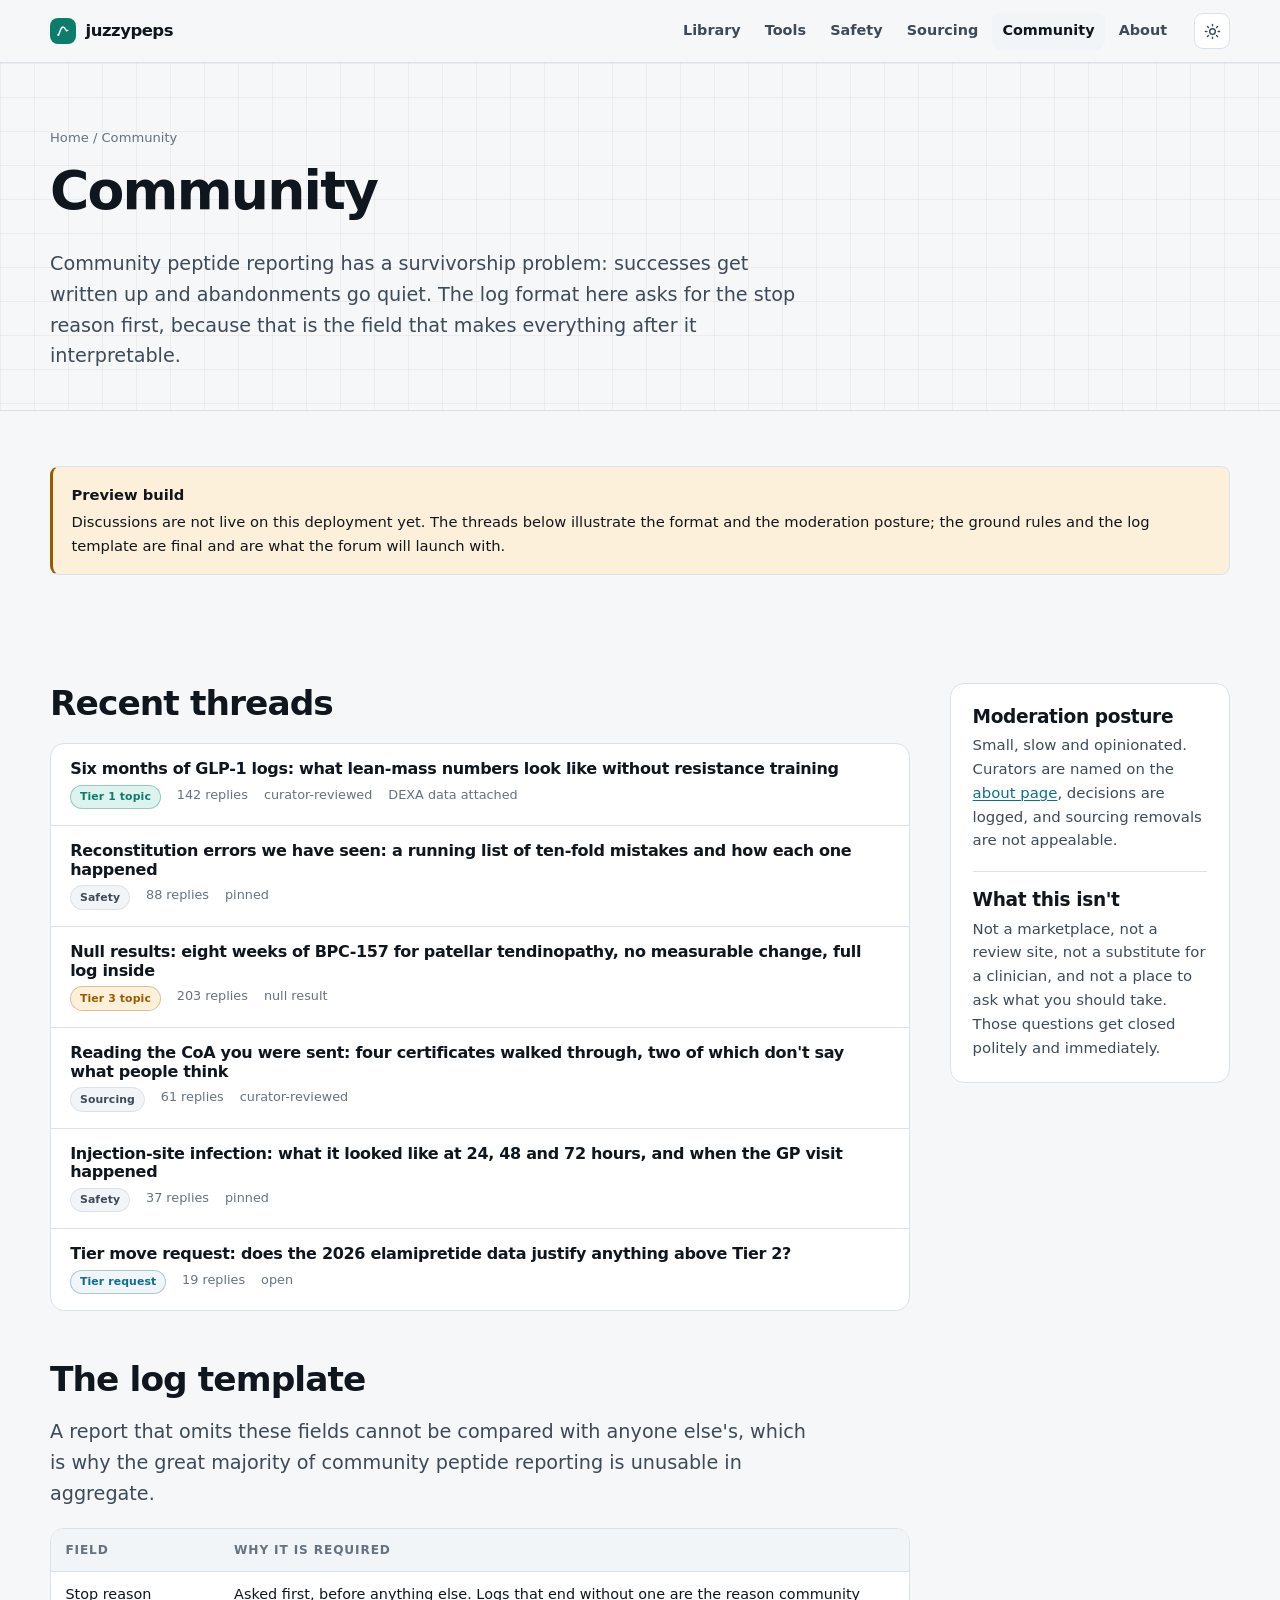
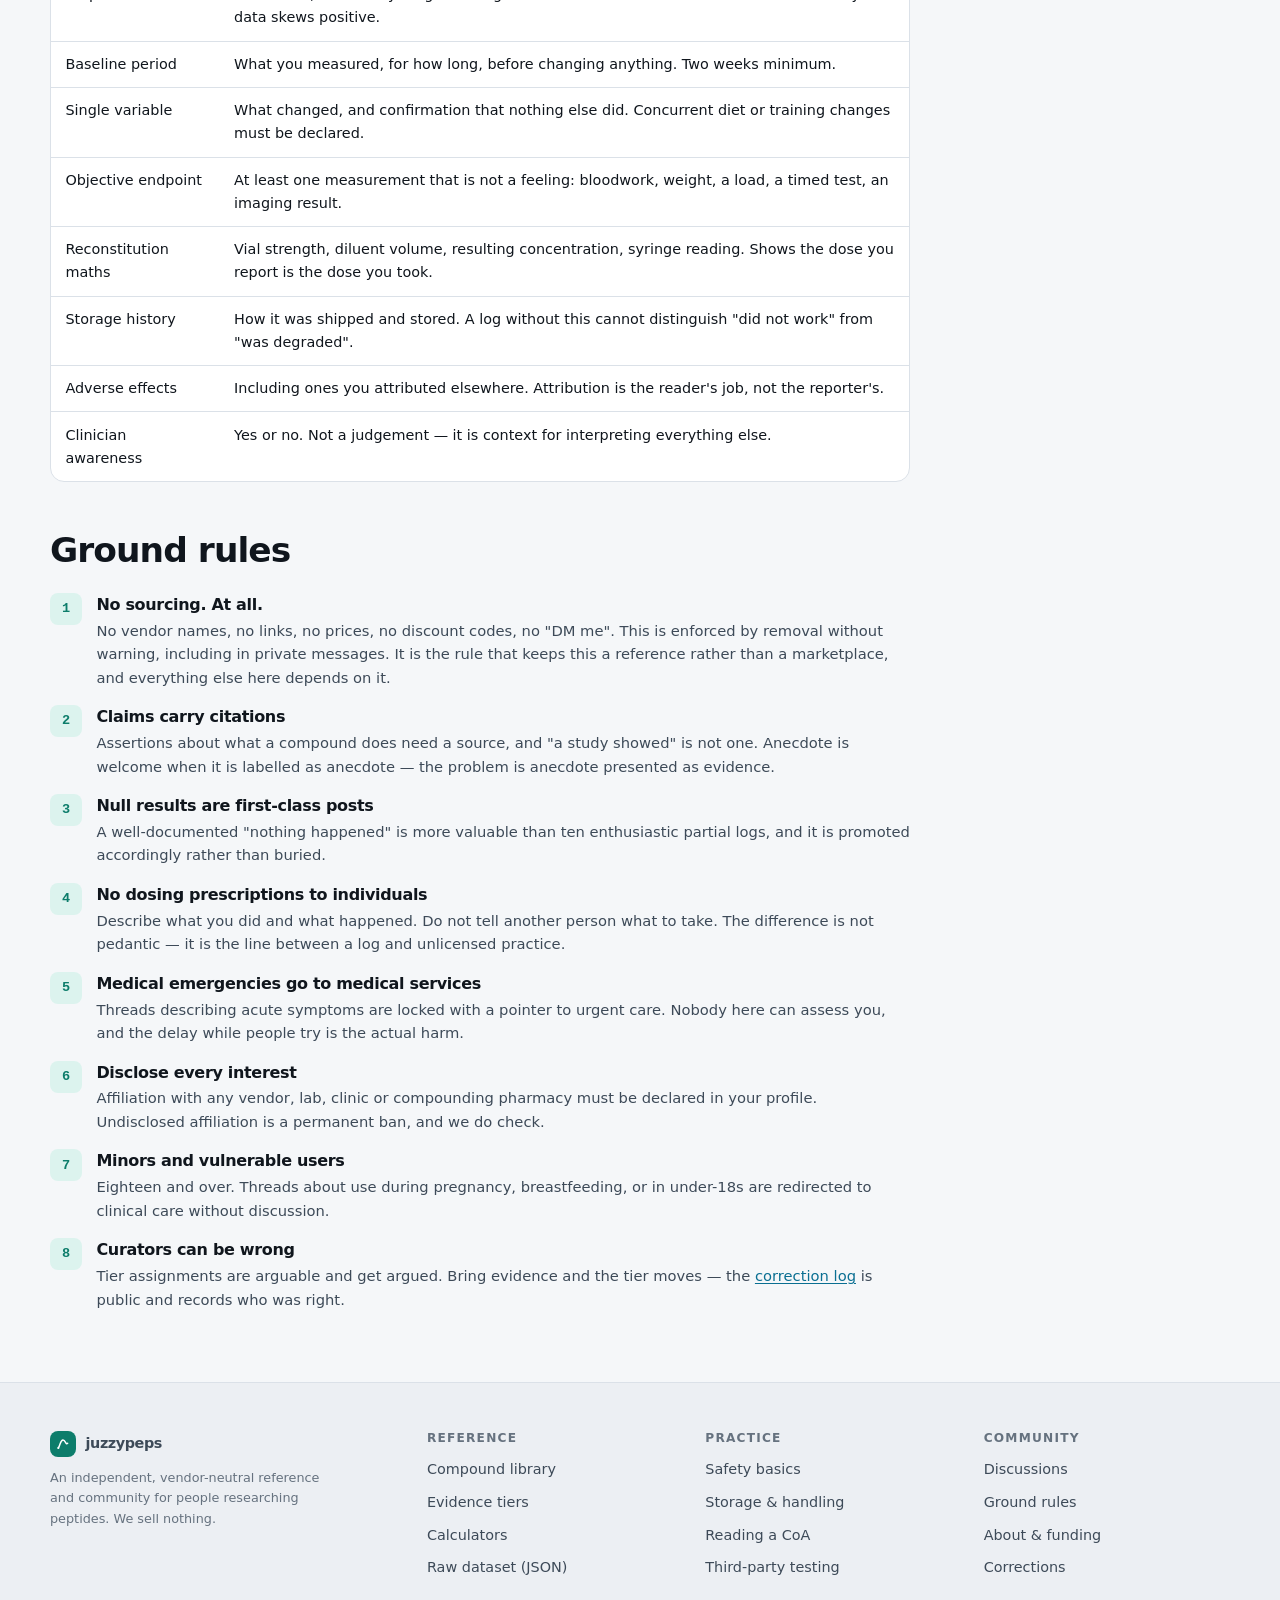
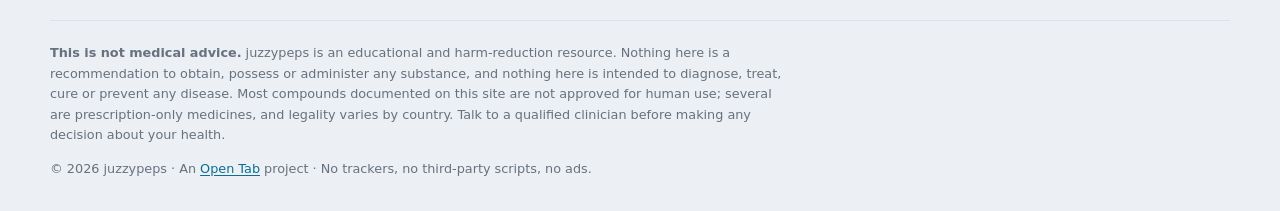
<file: site/community.html>
<!doctype html>
<html lang="en">
<head>
<meta charset="utf-8">
<meta name="viewport" content="width=device-width, initial-scale=1">
<title>Community — juzzypeps</title>
<meta name="description" content="A moderated, no-sourcing community built around structured logs that record null results, with curator review and a public correction process.">
<meta name="color-scheme" content="light dark">
<meta property="og:site_name" content="juzzypeps">
<meta property="og:title" content="Community — juzzypeps">
<meta property="og:description" content="A moderated, no-sourcing community built around structured logs that record null results, with curator review and a public correction process.">
<meta property="og:type" content="website">
<link rel="icon" href="data:image/svg+xml,%3Csvg xmlns='http://www.w3.org/2000/svg' viewBox='0 0 32 32'%3E%3Crect width='32' height='32' rx='8' fill='%230d7d6b'/%3E%3Cpath d='M9 22c3-3 3-9 7-9s4 6 7 3' stroke='white' stroke-width='2.6' fill='none' stroke-linecap='round'/%3E%3Ccircle cx='9' cy='22' r='2.4' fill='white'/%3E%3C/svg%3E">
<link rel="stylesheet" href="assets/css/base.css">
<script>
/* Applies the stored theme before first paint so there is no flash. */
(function(){try{var t=localStorage.getItem('jp-theme');if(t)document.documentElement.setAttribute('data-theme',t);}catch(e){}})();
</script>
</head>
<body>
<a class="skip" href="#main">Skip to content</a>
<header class="site-head">
  <div class="shell site-head__inner">
    <a class="brand" href="index.html">
      <span class="brand__mark" aria-hidden="true">
        <svg viewBox="0 0 24 24" fill="none" stroke="#fff" stroke-width="2.2" stroke-linecap="round">
          <path d="M5 18c3-4 3-12 7-12s4 8 7 5"/><circle cx="5" cy="18" r="1.6" fill="#fff" stroke="none"/>
        </svg>
      </span>
      <span>juzzypeps</span>
    </a>
    <nav class="nav" aria-label="Primary">
      <ul class="nav__list">
        <li><a href="library.html">Library</a></li>
        <li><a href="tools.html">Tools</a></li>
        <li><a href="safety.html">Safety</a></li>
        <li><a href="sourcing.html">Sourcing</a></li>
        <li><a href="community.html">Community</a></li>
        <li><a href="about.html">About</a></li>
      </ul>
    </nav>
    <div class="head-tools">
      <button class="icon-btn theme-btn" type="button" aria-label="Switch colour theme">
        <svg class="sun" viewBox="0 0 24 24" fill="none" stroke="currentColor" stroke-width="2" stroke-linecap="round"><circle cx="12" cy="12" r="4"/><path d="M12 2v2M12 20v2M4.9 4.9l1.4 1.4M17.7 17.7l1.4 1.4M2 12h2M20 12h2M4.9 19.1l1.4-1.4M17.7 6.3l1.4-1.4"/></svg>
        <svg class="moon" viewBox="0 0 24 24" fill="none" stroke="currentColor" stroke-width="2" stroke-linecap="round"><path d="M21 12.8A9 9 0 1 1 11.2 3a7 7 0 0 0 9.8 9.8z"/></svg>
      </button>
      <button class="icon-btn nav-toggle" type="button" aria-label="Toggle navigation" aria-expanded="false">
        <svg viewBox="0 0 24 24" fill="none" stroke="currentColor" stroke-width="2" stroke-linecap="round"><path d="M4 7h16M4 12h16M4 17h16"/></svg>
      </button>
    </div>
  </div>
</header>
<main id="main">

<div class="page-head">
  <div class="shell">
    <p class="breadcrumb"><a href="index.html">Home</a> / Community</p>
    <h1>Community</h1>
    <p class="lede">Community peptide reporting has a survivorship problem: successes get written up and abandonments go quiet. The log format here asks for the stop reason first, because that is the field that makes everything after it interpretable.</p>
  </div>
</div>

<section class="section section--tight">
  <div class="shell">
    <div class="callout callout--warn">
      <strong>Preview build</strong>
      Discussions are not live on this deployment yet. The threads below illustrate the format and the moderation posture; the ground rules and the log template are final and are what the forum will launch with.
    </div>
  </div>
</section>

<section class="section section--tight">
  <div class="shell with-aside">
    <div>
      <h2>Recent threads</h2>
      <ul class="thread-list" style="margin-top:1.2rem">
        <li>
          <h3><a href="#rules">Six months of GLP-1 logs: what lean-mass numbers look like without resistance training</a></h3>
          <div class="thread-meta"><span class="badge badge--tier1">Tier 1 topic</span><span>142 replies</span><span>curator-reviewed</span><span>DEXA data attached</span></div>
        </li>
        <li>
          <h3><a href="#rules">Reconstitution errors we have seen: a running list of ten-fold mistakes and how each one happened</a></h3>
          <div class="thread-meta"><span class="badge">Safety</span><span>88 replies</span><span>pinned</span></div>
        </li>
        <li>
          <h3><a href="#rules">Null results: eight weeks of BPC-157 for patellar tendinopathy, no measurable change, full log inside</a></h3>
          <div class="thread-meta"><span class="badge badge--tier3">Tier 3 topic</span><span>203 replies</span><span>null result</span></div>
        </li>
        <li>
          <h3><a href="#rules">Reading the CoA you were sent: four certificates walked through, two of which don't say what people think</a></h3>
          <div class="thread-meta"><span class="badge">Sourcing</span><span>61 replies</span><span>curator-reviewed</span></div>
        </li>
        <li>
          <h3><a href="#rules">Injection-site infection: what it looked like at 24, 48 and 72 hours, and when the GP visit happened</a></h3>
          <div class="thread-meta"><span class="badge">Safety</span><span>37 replies</span><span>pinned</span></div>
        </li>
        <li>
          <h3><a href="#rules">Tier move request: does the 2026 elamipretide data justify anything above Tier 2?</a></h3>
          <div class="thread-meta"><span class="badge badge--tier2">Tier request</span><span>19 replies</span><span>open</span></div>
        </li>
      </ul>

      <h2 id="log" style="margin-top:3rem">The log template</h2>
      <p class="lede">A report that omits these fields cannot be compared with anyone else's, which is why the great majority of community peptide reporting is unusable in aggregate.</p>
      <div class="table-wrap" style="margin-top:1.2rem">
        <table>
          <caption class="visually-hidden">Required fields in a juzzypeps protocol log</caption>
          <thead><tr><th scope="col">Field</th><th scope="col">Why it is required</th></tr></thead>
          <tbody>
            <tr><td>Stop reason</td><td>Asked first, before anything else. Logs that end without one are the reason community data skews positive.</td></tr>
            <tr><td>Baseline period</td><td>What you measured, for how long, before changing anything. Two weeks minimum.</td></tr>
            <tr><td>Single variable</td><td>What changed, and confirmation that nothing else did. Concurrent diet or training changes must be declared.</td></tr>
            <tr><td>Objective endpoint</td><td>At least one measurement that is not a feeling: bloodwork, weight, a load, a timed test, an imaging result.</td></tr>
            <tr><td>Reconstitution maths</td><td>Vial strength, diluent volume, resulting concentration, syringe reading. Shows the dose you report is the dose you took.</td></tr>
            <tr><td>Storage history</td><td>How it was shipped and stored. A log without this cannot distinguish "did not work" from "was degraded".</td></tr>
            <tr><td>Adverse effects</td><td>Including ones you attributed elsewhere. Attribution is the reader's job, not the reporter's.</td></tr>
            <tr><td>Clinician awareness</td><td>Yes or no. Not a judgement — it is context for interpreting everything else.</td></tr>
          </tbody>
        </table>
      </div>

      <h2 id="rules" style="margin-top:3rem">Ground rules</h2>
      <ul class="rule-list" style="margin-top:1.4rem">
        <li>
          <h3>No sourcing. At all.</h3>
          <p>No vendor names, no links, no prices, no discount codes, no "DM me". This is enforced by removal without warning, including in private messages. It is the rule that keeps this a reference rather than a marketplace, and everything else here depends on it.</p>
        </li>
        <li>
          <h3>Claims carry citations</h3>
          <p>Assertions about what a compound does need a source, and "a study showed" is not one. Anecdote is welcome when it is labelled as anecdote — the problem is anecdote presented as evidence.</p>
        </li>
        <li>
          <h3>Null results are first-class posts</h3>
          <p>A well-documented "nothing happened" is more valuable than ten enthusiastic partial logs, and it is promoted accordingly rather than buried.</p>
        </li>
        <li>
          <h3>No dosing prescriptions to individuals</h3>
          <p>Describe what you did and what happened. Do not tell another person what to take. The difference is not pedantic — it is the line between a log and unlicensed practice.</p>
        </li>
        <li>
          <h3>Medical emergencies go to medical services</h3>
          <p>Threads describing acute symptoms are locked with a pointer to urgent care. Nobody here can assess you, and the delay while people try is the actual harm.</p>
        </li>
        <li>
          <h3>Disclose every interest</h3>
          <p>Affiliation with any vendor, lab, clinic or compounding pharmacy must be declared in your profile. Undisclosed affiliation is a permanent ban, and we do check.</p>
        </li>
        <li>
          <h3>Minors and vulnerable users</h3>
          <p>Eighteen and over. Threads about use during pregnancy, breastfeeding, or in under-18s are redirected to clinical care without discussion.</p>
        </li>
        <li>
          <h3>Curators can be wrong</h3>
          <p>Tier assignments are arguable and get argued. Bring evidence and the tier moves — the <a href="about.html#corrections">correction log</a> is public and records who was right.</p>
        </li>
      </ul>
    </div>

    <aside class="card aside-card">
      <h3>Moderation posture</h3>
      <p>Small, slow and opinionated. Curators are named on the <a href="about.html">about page</a>, decisions are logged, and sourcing removals are not appealable.</p>
      <hr style="border:0;border-top:1px solid var(--line);margin:1.1rem 0">
      <h3>What this isn't</h3>
      <p class="tiny muted">Not a marketplace, not a review site, not a substitute for a clinician, and not a place to ask what you should take. Those questions get closed politely and immediately.</p>
    </aside>
  </div>
</section>

</main>
<footer class="site-foot">
  <div class="shell">
    <div class="foot-grid">
      <div>
        <a class="brand" href="index.html" style="margin-bottom:.7rem">
          <span class="brand__mark" aria-hidden="true">
            <svg viewBox="0 0 24 24" fill="none" stroke="#fff" stroke-width="2.2" stroke-linecap="round">
              <path d="M5 18c3-4 3-12 7-12s4 8 7 5"/><circle cx="5" cy="18" r="1.6" fill="#fff" stroke="none"/>
            </svg>
          </span>
          <span>juzzypeps</span>
        </a>
        <p class="tiny muted" style="max-width:36ch">An independent, vendor-neutral reference and community for people researching peptides. We sell nothing.</p>
      </div>
      <div>
        <h4>Reference</h4>
        <ul>
          <li><a href="library.html">Compound library</a></li>
          <li><a href="about.html#how">Evidence tiers</a></li>
          <li><a href="tools.html">Calculators</a></li>
          <li><a href="data/compounds.json">Raw dataset (JSON)</a></li>
        </ul>
      </div>
      <div>
        <h4>Practice</h4>
        <ul>
          <li><a href="safety.html">Safety basics</a></li>
          <li><a href="safety.html#storage">Storage &amp; handling</a></li>
          <li><a href="sourcing.html">Reading a CoA</a></li>
          <li><a href="sourcing.html#testing">Third-party testing</a></li>
        </ul>
      </div>
      <div>
        <h4>Community</h4>
        <ul>
          <li><a href="community.html">Discussions</a></li>
          <li><a href="community.html#rules">Ground rules</a></li>
          <li><a href="about.html">About &amp; funding</a></li>
          <li><a href="about.html#corrections">Corrections</a></li>
        </ul>
      </div>
    </div>
    <div class="foot-legal">
      <p><strong>This is not medical advice.</strong> juzzypeps is an educational and harm-reduction resource. Nothing here is a recommendation to obtain, possess or administer any substance, and nothing here is intended to diagnose, treat, cure or prevent any disease. Most compounds documented on this site are not approved for human use; several are prescription-only medicines, and legality varies by country. Talk to a qualified clinician before making any decision about your health.</p>
      <p style="margin-top:.8rem">© 2026 juzzypeps · An <a href="https://opentab.digital">Open Tab</a> project · No trackers, no third-party scripts, no ads.</p>
    </div>
  </div>
</footer>
<script src="assets/js/site.js"></script>
</body>
</html>
</file>
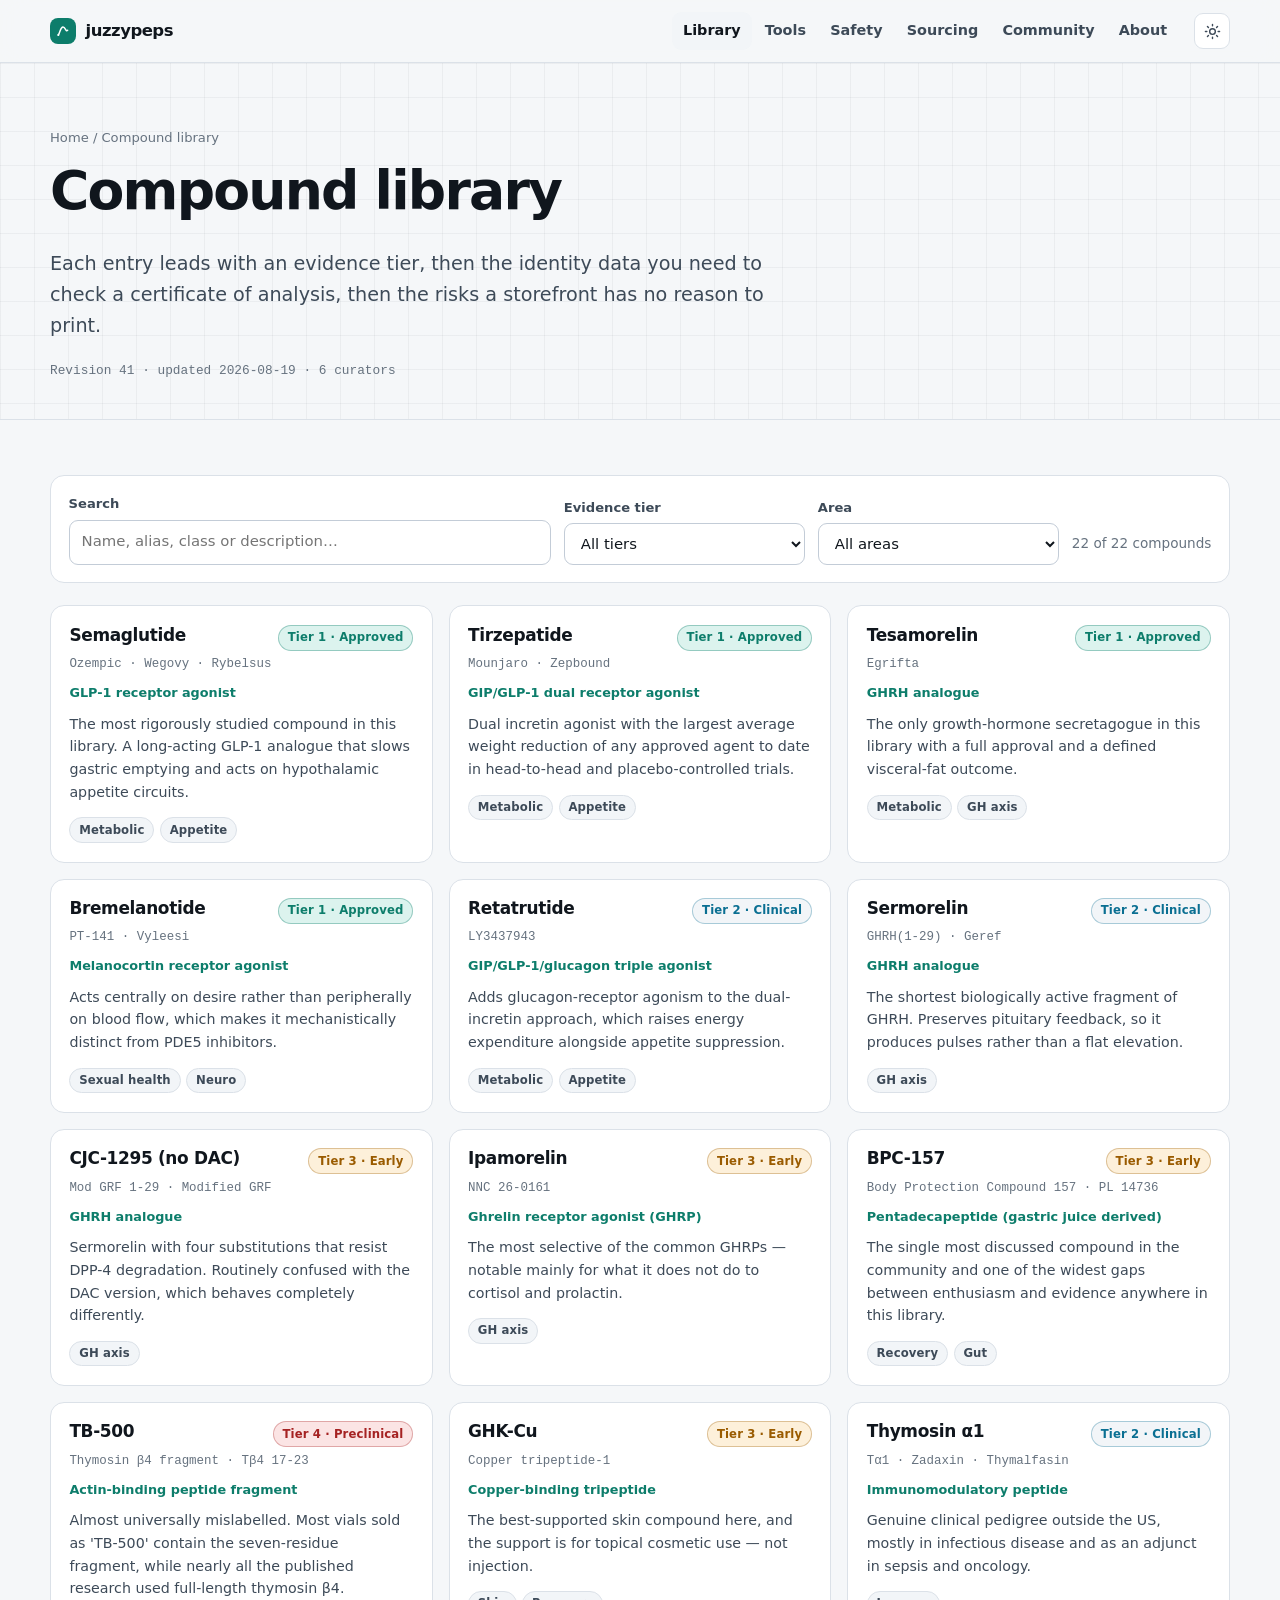
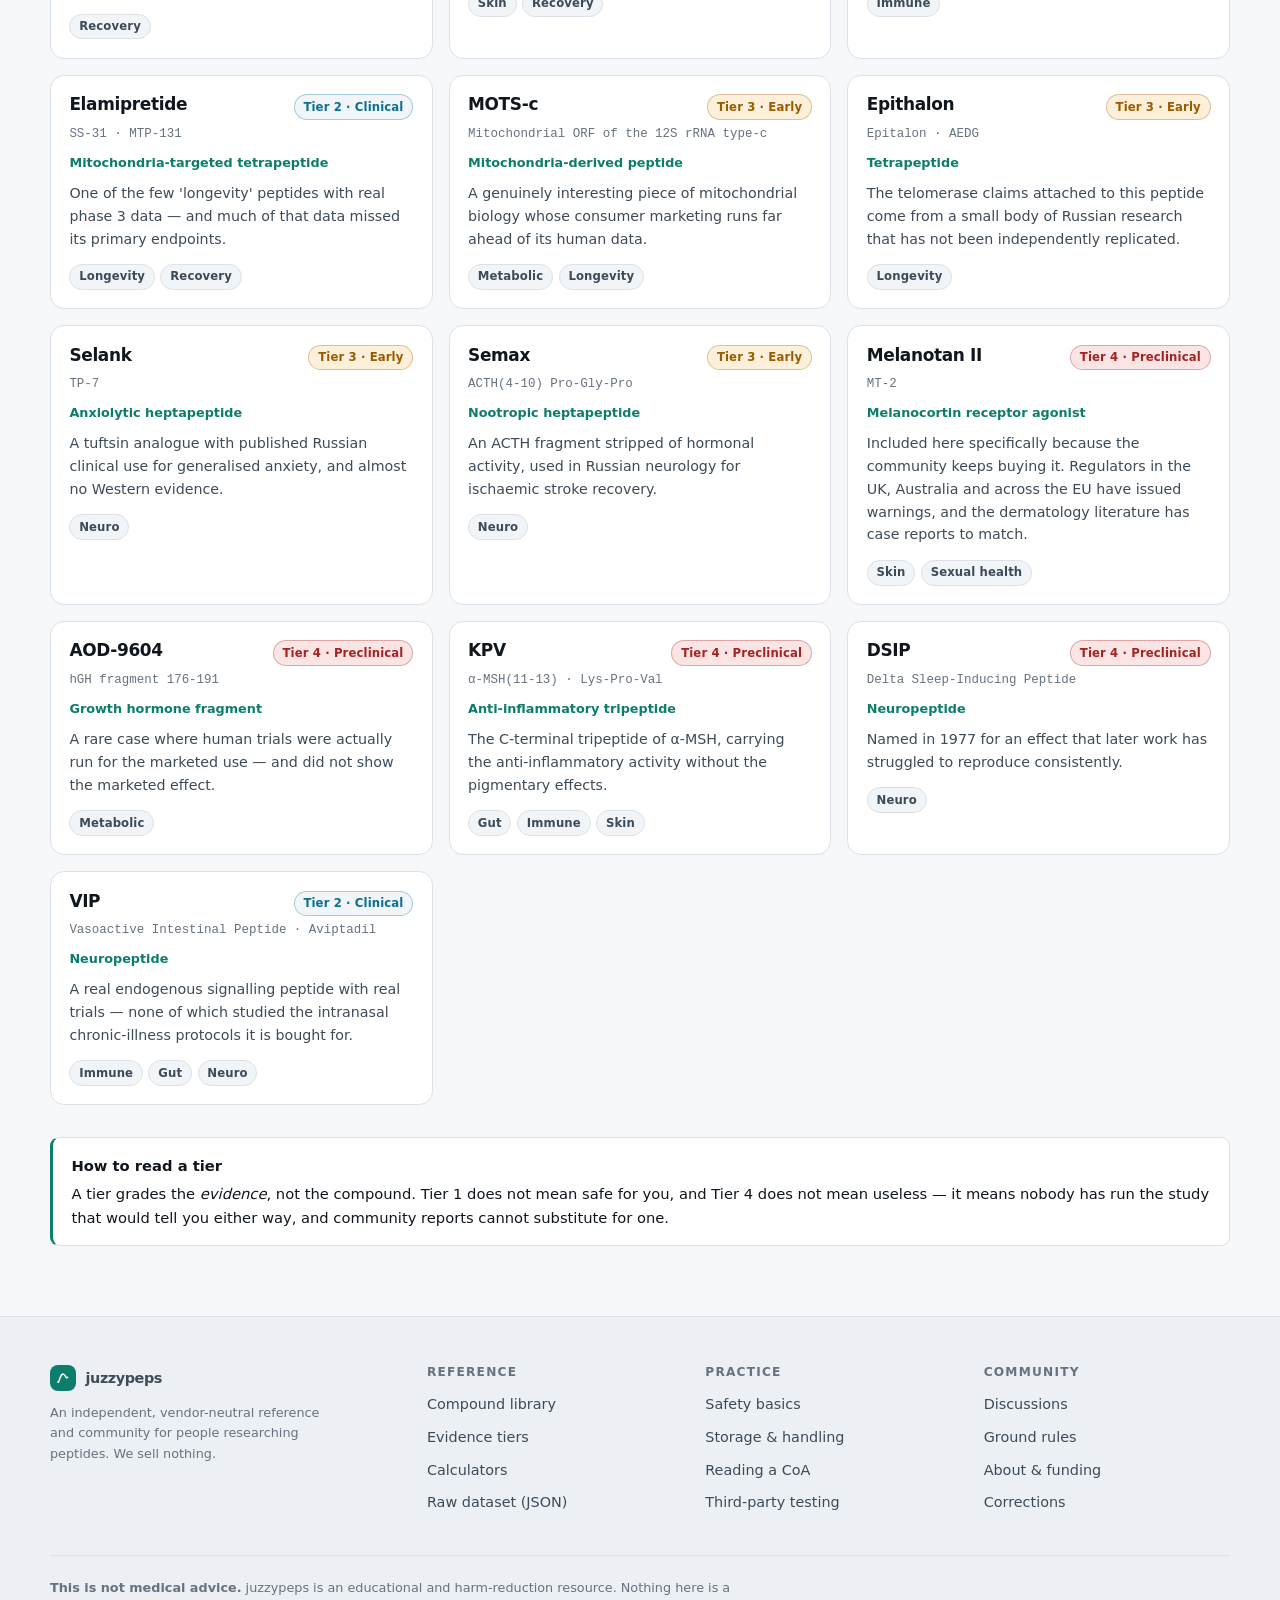
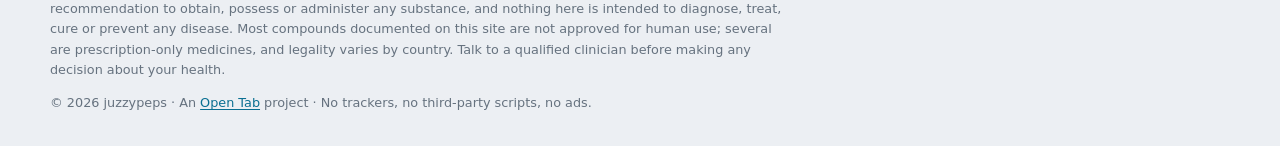
<file: site/library.html>
<!doctype html>
<html lang="en">
<head>
<meta charset="utf-8">
<meta name="viewport" content="width=device-width, initial-scale=1">
<title>Compound Library — juzzypeps</title>
<meta name="description" content="A vendor-neutral peptide library: 22 compounds with explicit evidence tiers, sequences, molecular weights, named adverse events, storage guidance and identity checks.">
<meta name="color-scheme" content="light dark">
<meta property="og:site_name" content="juzzypeps">
<meta property="og:title" content="Compound Library — juzzypeps">
<meta property="og:description" content="A vendor-neutral peptide library: 22 compounds with explicit evidence tiers, sequences, molecular weights, named adverse events, storage guidance and identity checks.">
<meta property="og:type" content="website">
<link rel="icon" href="data:image/svg+xml,%3Csvg xmlns='http://www.w3.org/2000/svg' viewBox='0 0 32 32'%3E%3Crect width='32' height='32' rx='8' fill='%230d7d6b'/%3E%3Cpath d='M9 22c3-3 3-9 7-9s4 6 7 3' stroke='white' stroke-width='2.6' fill='none' stroke-linecap='round'/%3E%3Ccircle cx='9' cy='22' r='2.4' fill='white'/%3E%3C/svg%3E">
<link rel="stylesheet" href="assets/css/base.css">
<script>
/* Applies the stored theme before first paint so there is no flash. */
(function(){try{var t=localStorage.getItem('jp-theme');if(t)document.documentElement.setAttribute('data-theme',t);}catch(e){}})();
</script>
</head>
<body>
<a class="skip" href="#main">Skip to content</a>
<header class="site-head">
  <div class="shell site-head__inner">
    <a class="brand" href="index.html">
      <span class="brand__mark" aria-hidden="true">
        <svg viewBox="0 0 24 24" fill="none" stroke="#fff" stroke-width="2.2" stroke-linecap="round">
          <path d="M5 18c3-4 3-12 7-12s4 8 7 5"/><circle cx="5" cy="18" r="1.6" fill="#fff" stroke="none"/>
        </svg>
      </span>
      <span>juzzypeps</span>
    </a>
    <nav class="nav" aria-label="Primary">
      <ul class="nav__list">
        <li><a href="library.html">Library</a></li>
        <li><a href="tools.html">Tools</a></li>
        <li><a href="safety.html">Safety</a></li>
        <li><a href="sourcing.html">Sourcing</a></li>
        <li><a href="community.html">Community</a></li>
        <li><a href="about.html">About</a></li>
      </ul>
    </nav>
    <div class="head-tools">
      <button class="icon-btn theme-btn" type="button" aria-label="Switch colour theme">
        <svg class="sun" viewBox="0 0 24 24" fill="none" stroke="currentColor" stroke-width="2" stroke-linecap="round"><circle cx="12" cy="12" r="4"/><path d="M12 2v2M12 20v2M4.9 4.9l1.4 1.4M17.7 17.7l1.4 1.4M2 12h2M20 12h2M4.9 19.1l1.4-1.4M17.7 6.3l1.4-1.4"/></svg>
        <svg class="moon" viewBox="0 0 24 24" fill="none" stroke="currentColor" stroke-width="2" stroke-linecap="round"><path d="M21 12.8A9 9 0 1 1 11.2 3a7 7 0 0 0 9.8 9.8z"/></svg>
      </button>
      <button class="icon-btn nav-toggle" type="button" aria-label="Toggle navigation" aria-expanded="false">
        <svg viewBox="0 0 24 24" fill="none" stroke="currentColor" stroke-width="2" stroke-linecap="round"><path d="M4 7h16M4 12h16M4 17h16"/></svg>
      </button>
    </div>
  </div>
</header>
<main id="main">

<div class="page-head">
  <div class="shell">
    <p class="breadcrumb"><a href="index.html">Home</a> / Compound library</p>
    <h1>Compound library</h1>
    <p class="lede">Each entry leads with an evidence tier, then the identity data you need to check a certificate of analysis, then the risks a storefront has no reason to print.</p>
    <p id="cmp-meta" class="mono tiny muted" style="margin-top:.9rem"></p>
  </div>
</div>

<section class="section section--tight">
  <div class="shell">

    <div id="cmp-index">
      <form class="filter-bar" role="search" onsubmit="return false">
        <div class="field">
          <label for="cmp-search">Search</label>
          <input id="cmp-search" type="search" placeholder="Name, alias, class or description…" autocomplete="off">
        </div>
        <div class="field">
          <label for="cmp-tier">Evidence tier</label>
          <select id="cmp-tier" data-filter="tier">
            <option value="">All tiers</option>
            <option value="1">Tier 1 — Approved</option>
            <option value="2">Tier 2 — Clinical</option>
            <option value="3">Tier 3 — Early</option>
            <option value="4">Tier 4 — Preclinical</option>
          </select>
        </div>
        <div class="field">
          <label for="cmp-cat">Area</label>
          <select id="cmp-cat" data-filter="category">
            <option value="">All areas</option>
            <option value="metabolic">Metabolic</option>
            <option value="appetite">Appetite</option>
            <option value="growth-hormone">GH axis</option>
            <option value="recovery">Recovery</option>
            <option value="gut">Gut</option>
            <option value="immune">Immune</option>
            <option value="neuro">Neuro</option>
            <option value="skin">Skin</option>
            <option value="longevity">Longevity</option>
            <option value="sexual-health">Sexual health</option>
          </select>
        </div>
        <p class="filter-count" id="cmp-count" role="status" aria-live="polite">Loading…</p>
      </form>

      <noscript>
        <div class="callout callout--warn"><strong>The filterable view needs JavaScript</strong>
        The library is a single plain file with no build step — you can read every entry directly at <a href="data/compounds.json"><code>data/compounds.json</code></a>.</div>
      </noscript>

      <div class="cmp-grid" id="cmp-list"></div>
      <p id="cmp-empty" class="muted" hidden style="padding:2rem 0">No compounds match those filters. Try clearing the search box.</p>

      <div class="callout" style="margin-top:2rem">
        <strong>How to read a tier</strong>
        A tier grades the <em>evidence</em>, not the compound. Tier 1 does not mean safe for you, and Tier 4 does not mean useless — it means nobody has run the study that would tell you either way, and community reports cannot substitute for one.
      </div>
    </div>

    <article id="cmp-detail" hidden></article>

  </div>
</section>

</main>
<footer class="site-foot">
  <div class="shell">
    <div class="foot-grid">
      <div>
        <a class="brand" href="index.html" style="margin-bottom:.7rem">
          <span class="brand__mark" aria-hidden="true">
            <svg viewBox="0 0 24 24" fill="none" stroke="#fff" stroke-width="2.2" stroke-linecap="round">
              <path d="M5 18c3-4 3-12 7-12s4 8 7 5"/><circle cx="5" cy="18" r="1.6" fill="#fff" stroke="none"/>
            </svg>
          </span>
          <span>juzzypeps</span>
        </a>
        <p class="tiny muted" style="max-width:36ch">An independent, vendor-neutral reference and community for people researching peptides. We sell nothing.</p>
      </div>
      <div>
        <h4>Reference</h4>
        <ul>
          <li><a href="library.html">Compound library</a></li>
          <li><a href="about.html#how">Evidence tiers</a></li>
          <li><a href="tools.html">Calculators</a></li>
          <li><a href="data/compounds.json">Raw dataset (JSON)</a></li>
        </ul>
      </div>
      <div>
        <h4>Practice</h4>
        <ul>
          <li><a href="safety.html">Safety basics</a></li>
          <li><a href="safety.html#storage">Storage &amp; handling</a></li>
          <li><a href="sourcing.html">Reading a CoA</a></li>
          <li><a href="sourcing.html#testing">Third-party testing</a></li>
        </ul>
      </div>
      <div>
        <h4>Community</h4>
        <ul>
          <li><a href="community.html">Discussions</a></li>
          <li><a href="community.html#rules">Ground rules</a></li>
          <li><a href="about.html">About &amp; funding</a></li>
          <li><a href="about.html#corrections">Corrections</a></li>
        </ul>
      </div>
    </div>
    <div class="foot-legal">
      <p><strong>This is not medical advice.</strong> juzzypeps is an educational and harm-reduction resource. Nothing here is a recommendation to obtain, possess or administer any substance, and nothing here is intended to diagnose, treat, cure or prevent any disease. Most compounds documented on this site are not approved for human use; several are prescription-only medicines, and legality varies by country. Talk to a qualified clinician before making any decision about your health.</p>
      <p style="margin-top:.8rem">© 2026 juzzypeps · An <a href="https://opentab.digital">Open Tab</a> project · No trackers, no third-party scripts, no ads.</p>
    </div>
  </div>
</footer>
<script src="assets/js/site.js"></script>
<script src="assets/js/library.js"></script>
</body>
</html>
</file>
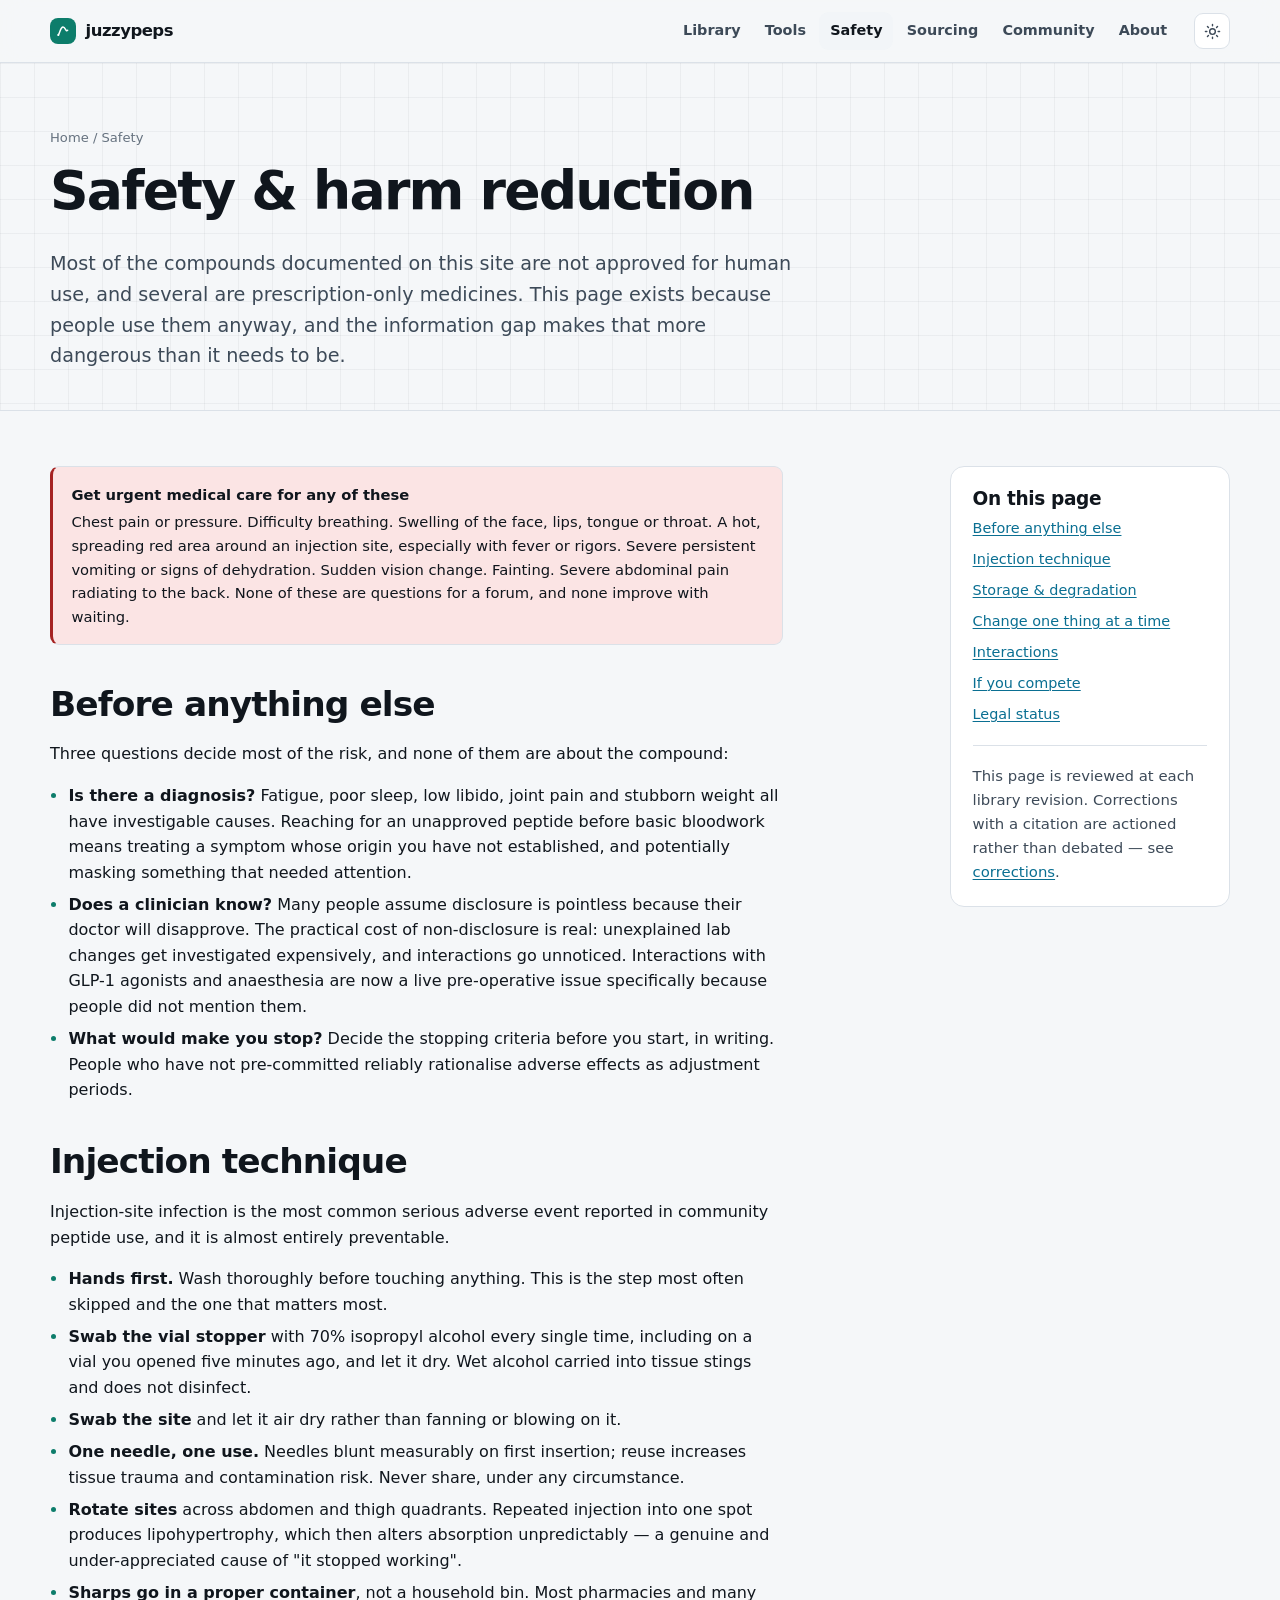
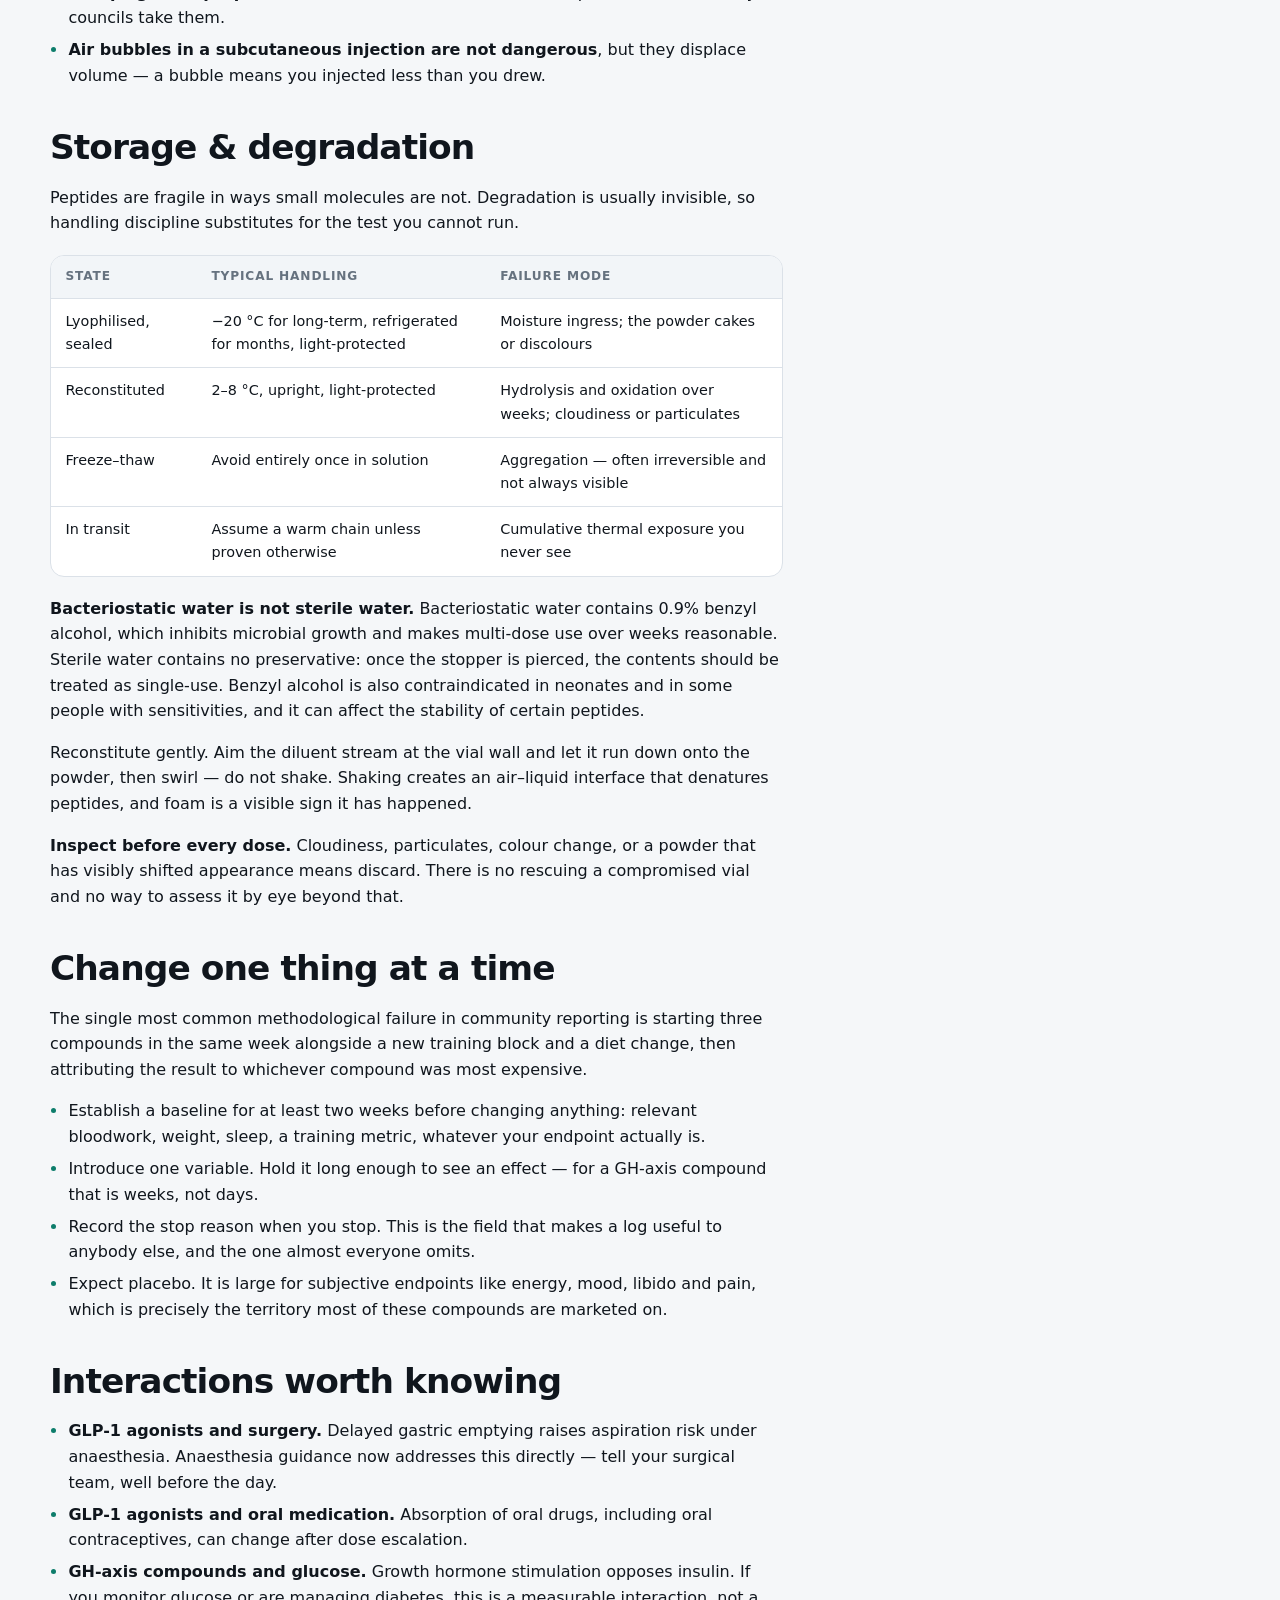
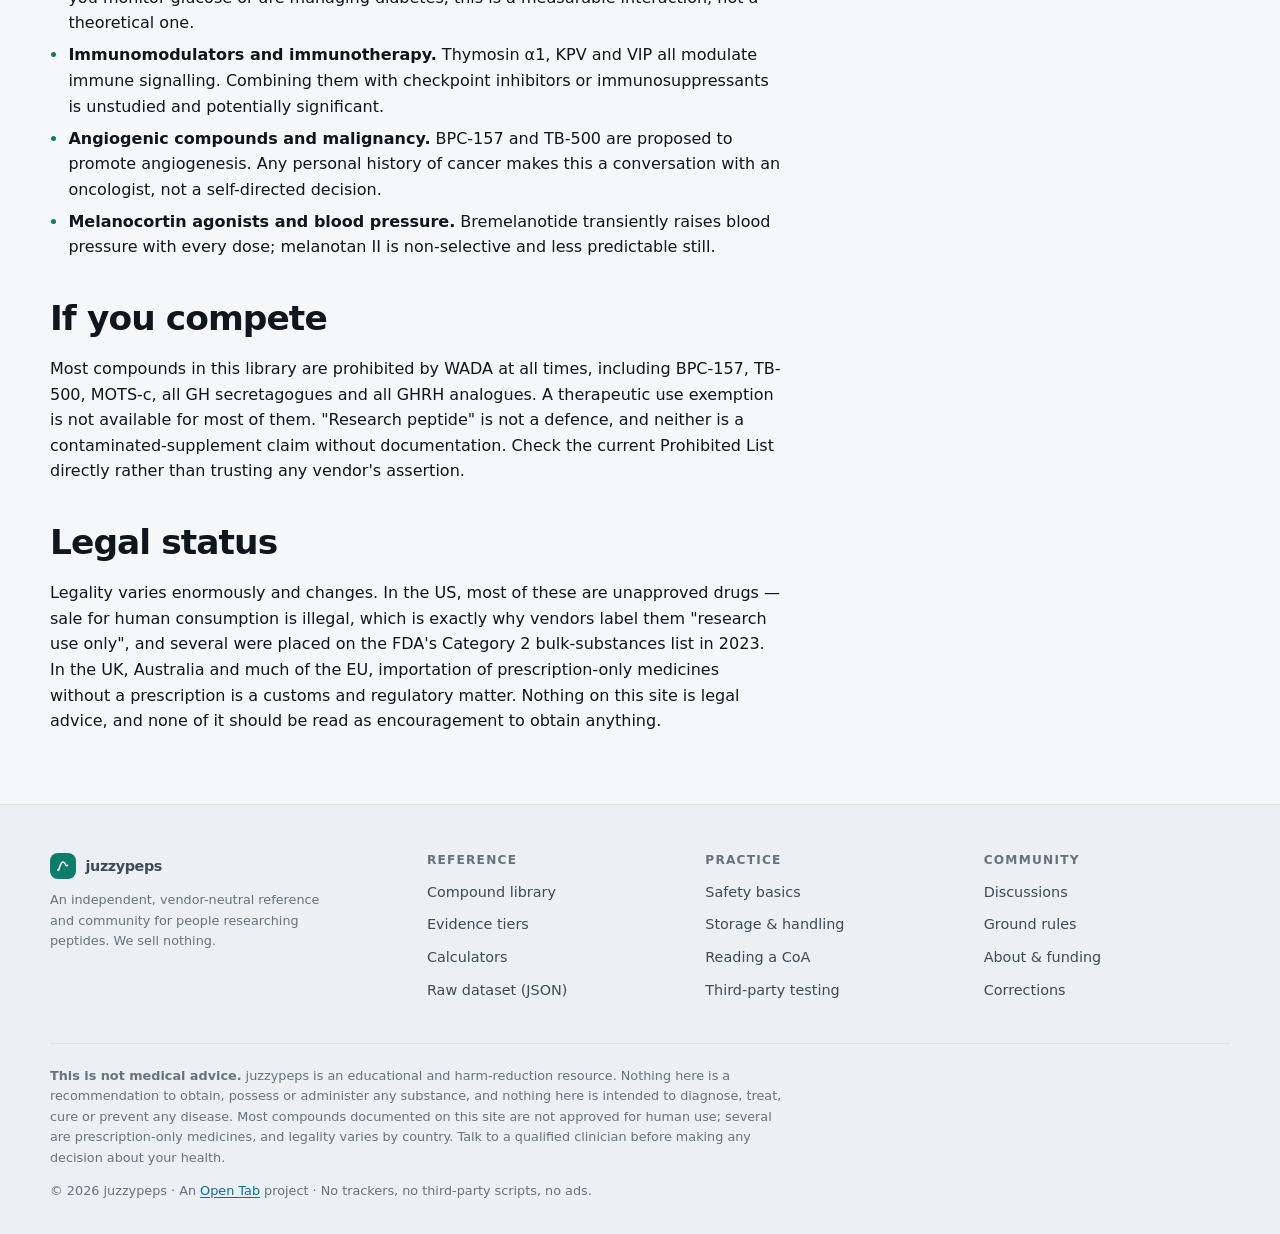
<file: site/safety.html>
<!doctype html>
<html lang="en">
<head>
<meta charset="utf-8">
<meta name="viewport" content="width=device-width, initial-scale=1">
<title>Safety &amp; harm reduction — juzzypeps</title>
<meta name="description" content="Sterile technique, storage and degradation, one-change-at-a-time methodology, drug interactions, and the symptoms that mean urgent medical care rather than a forum thread.">
<meta name="color-scheme" content="light dark">
<meta property="og:site_name" content="juzzypeps">
<meta property="og:title" content="Safety &amp; harm reduction — juzzypeps">
<meta property="og:description" content="Sterile technique, storage and degradation, one-change-at-a-time methodology, drug interactions, and the symptoms that mean urgent medical care rather than a forum thread.">
<meta property="og:type" content="website">
<link rel="icon" href="data:image/svg+xml,%3Csvg xmlns='http://www.w3.org/2000/svg' viewBox='0 0 32 32'%3E%3Crect width='32' height='32' rx='8' fill='%230d7d6b'/%3E%3Cpath d='M9 22c3-3 3-9 7-9s4 6 7 3' stroke='white' stroke-width='2.6' fill='none' stroke-linecap='round'/%3E%3Ccircle cx='9' cy='22' r='2.4' fill='white'/%3E%3C/svg%3E">
<link rel="stylesheet" href="assets/css/base.css">
<script>
/* Applies the stored theme before first paint so there is no flash. */
(function(){try{var t=localStorage.getItem('jp-theme');if(t)document.documentElement.setAttribute('data-theme',t);}catch(e){}})();
</script>
</head>
<body>
<a class="skip" href="#main">Skip to content</a>
<header class="site-head">
  <div class="shell site-head__inner">
    <a class="brand" href="index.html">
      <span class="brand__mark" aria-hidden="true">
        <svg viewBox="0 0 24 24" fill="none" stroke="#fff" stroke-width="2.2" stroke-linecap="round">
          <path d="M5 18c3-4 3-12 7-12s4 8 7 5"/><circle cx="5" cy="18" r="1.6" fill="#fff" stroke="none"/>
        </svg>
      </span>
      <span>juzzypeps</span>
    </a>
    <nav class="nav" aria-label="Primary">
      <ul class="nav__list">
        <li><a href="library.html">Library</a></li>
        <li><a href="tools.html">Tools</a></li>
        <li><a href="safety.html">Safety</a></li>
        <li><a href="sourcing.html">Sourcing</a></li>
        <li><a href="community.html">Community</a></li>
        <li><a href="about.html">About</a></li>
      </ul>
    </nav>
    <div class="head-tools">
      <button class="icon-btn theme-btn" type="button" aria-label="Switch colour theme">
        <svg class="sun" viewBox="0 0 24 24" fill="none" stroke="currentColor" stroke-width="2" stroke-linecap="round"><circle cx="12" cy="12" r="4"/><path d="M12 2v2M12 20v2M4.9 4.9l1.4 1.4M17.7 17.7l1.4 1.4M2 12h2M20 12h2M4.9 19.1l1.4-1.4M17.7 6.3l1.4-1.4"/></svg>
        <svg class="moon" viewBox="0 0 24 24" fill="none" stroke="currentColor" stroke-width="2" stroke-linecap="round"><path d="M21 12.8A9 9 0 1 1 11.2 3a7 7 0 0 0 9.8 9.8z"/></svg>
      </button>
      <button class="icon-btn nav-toggle" type="button" aria-label="Toggle navigation" aria-expanded="false">
        <svg viewBox="0 0 24 24" fill="none" stroke="currentColor" stroke-width="2" stroke-linecap="round"><path d="M4 7h16M4 12h16M4 17h16"/></svg>
      </button>
    </div>
  </div>
</header>
<main id="main">

<div class="page-head">
  <div class="shell">
    <p class="breadcrumb"><a href="index.html">Home</a> / Safety</p>
    <h1>Safety &amp; harm reduction</h1>
    <p class="lede">Most of the compounds documented on this site are not approved for human use, and several are prescription-only medicines. This page exists because people use them anyway, and the information gap makes that more dangerous than it needs to be.</p>
  </div>
</div>

<section class="section section--tight">
  <div class="shell with-aside">
    <div class="prose">

      <div class="callout callout--danger">
        <strong>Get urgent medical care for any of these</strong>
        Chest pain or pressure. Difficulty breathing. Swelling of the face, lips, tongue or throat. A hot, spreading red area around an injection site, especially with fever or rigors. Severe persistent vomiting or signs of dehydration. Sudden vision change. Fainting. Severe abdominal pain radiating to the back. None of these are questions for a forum, and none improve with waiting.
      </div>

      <h2 id="first">Before anything else</h2>
      <p>Three questions decide most of the risk, and none of them are about the compound:</p>
      <ul>
        <li><strong>Is there a diagnosis?</strong> Fatigue, poor sleep, low libido, joint pain and stubborn weight all have investigable causes. Reaching for an unapproved peptide before basic bloodwork means treating a symptom whose origin you have not established, and potentially masking something that needed attention.</li>
        <li><strong>Does a clinician know?</strong> Many people assume disclosure is pointless because their doctor will disapprove. The practical cost of non-disclosure is real: unexplained lab changes get investigated expensively, and interactions go unnoticed. Interactions with GLP-1 agonists and anaesthesia are now a live pre-operative issue specifically because people did not mention them.</li>
        <li><strong>What would make you stop?</strong> Decide the stopping criteria before you start, in writing. People who have not pre-committed reliably rationalise adverse effects as adjustment periods.</li>
      </ul>

      <h2 id="technique">Injection technique</h2>
      <p>Injection-site infection is the most common serious adverse event reported in community peptide use, and it is almost entirely preventable.</p>
      <ul>
        <li><strong>Hands first.</strong> Wash thoroughly before touching anything. This is the step most often skipped and the one that matters most.</li>
        <li><strong>Swab the vial stopper</strong> with 70% isopropyl alcohol every single time, including on a vial you opened five minutes ago, and let it dry. Wet alcohol carried into tissue stings and does not disinfect.</li>
        <li><strong>Swab the site</strong> and let it air dry rather than fanning or blowing on it.</li>
        <li><strong>One needle, one use.</strong> Needles blunt measurably on first insertion; reuse increases tissue trauma and contamination risk. Never share, under any circumstance.</li>
        <li><strong>Rotate sites</strong> across abdomen and thigh quadrants. Repeated injection into one spot produces lipohypertrophy, which then alters absorption unpredictably — a genuine and under-appreciated cause of "it stopped working".</li>
        <li><strong>Sharps go in a proper container</strong>, not a household bin. Most pharmacies and many councils take them.</li>
        <li><strong>Air bubbles in a subcutaneous injection are not dangerous</strong>, but they displace volume — a bubble means you injected less than you drew.</li>
      </ul>

      <h2 id="storage">Storage &amp; degradation</h2>
      <p>Peptides are fragile in ways small molecules are not. Degradation is usually invisible, so handling discipline substitutes for the test you cannot run.</p>
      <div class="table-wrap" style="margin:1.2rem 0">
        <table>
          <caption class="visually-hidden">Storage guidance for lyophilised and reconstituted peptides</caption>
          <thead><tr><th scope="col">State</th><th scope="col">Typical handling</th><th scope="col">Failure mode</th></tr></thead>
          <tbody>
            <tr><td>Lyophilised, sealed</td><td>−20 °C for long-term, refrigerated for months, light-protected</td><td>Moisture ingress; the powder cakes or discolours</td></tr>
            <tr><td>Reconstituted</td><td>2–8 °C, upright, light-protected</td><td>Hydrolysis and oxidation over weeks; cloudiness or particulates</td></tr>
            <tr><td>Freeze–thaw</td><td>Avoid entirely once in solution</td><td>Aggregation — often irreversible and not always visible</td></tr>
            <tr><td>In transit</td><td>Assume a warm chain unless proven otherwise</td><td>Cumulative thermal exposure you never see</td></tr>
          </tbody>
        </table>
      </div>
      <p><strong>Bacteriostatic water is not sterile water.</strong> Bacteriostatic water contains 0.9% benzyl alcohol, which inhibits microbial growth and makes multi-dose use over weeks reasonable. Sterile water contains no preservative: once the stopper is pierced, the contents should be treated as single-use. Benzyl alcohol is also contraindicated in neonates and in some people with sensitivities, and it can affect the stability of certain peptides.</p>
      <p>Reconstitute gently. Aim the diluent stream at the vial wall and let it run down onto the powder, then swirl — do not shake. Shaking creates an air–liquid interface that denatures peptides, and foam is a visible sign it has happened.</p>
      <p><strong>Inspect before every dose.</strong> Cloudiness, particulates, colour change, or a powder that has visibly shifted appearance means discard. There is no rescuing a compromised vial and no way to assess it by eye beyond that.</p>

      <h2 id="method">Change one thing at a time</h2>
      <p>The single most common methodological failure in community reporting is starting three compounds in the same week alongside a new training block and a diet change, then attributing the result to whichever compound was most expensive.</p>
      <ul>
        <li>Establish a baseline for at least two weeks before changing anything: relevant bloodwork, weight, sleep, a training metric, whatever your endpoint actually is.</li>
        <li>Introduce one variable. Hold it long enough to see an effect — for a GH-axis compound that is weeks, not days.</li>
        <li>Record the stop reason when you stop. This is the field that makes a log useful to anybody else, and the one almost everyone omits.</li>
        <li>Expect placebo. It is large for subjective endpoints like energy, mood, libido and pain, which is precisely the territory most of these compounds are marketed on.</li>
      </ul>

      <h2 id="interactions">Interactions worth knowing</h2>
      <ul>
        <li><strong>GLP-1 agonists and surgery.</strong> Delayed gastric emptying raises aspiration risk under anaesthesia. Anaesthesia guidance now addresses this directly — tell your surgical team, well before the day.</li>
        <li><strong>GLP-1 agonists and oral medication.</strong> Absorption of oral drugs, including oral contraceptives, can change after dose escalation.</li>
        <li><strong>GH-axis compounds and glucose.</strong> Growth hormone stimulation opposes insulin. If you monitor glucose or are managing diabetes, this is a measurable interaction, not a theoretical one.</li>
        <li><strong>Immunomodulators and immunotherapy.</strong> Thymosin α1, KPV and VIP all modulate immune signalling. Combining them with checkpoint inhibitors or immunosuppressants is unstudied and potentially significant.</li>
        <li><strong>Angiogenic compounds and malignancy.</strong> BPC-157 and TB-500 are proposed to promote angiogenesis. Any personal history of cancer makes this a conversation with an oncologist, not a self-directed decision.</li>
        <li><strong>Melanocortin agonists and blood pressure.</strong> Bremelanotide transiently raises blood pressure with every dose; melanotan II is non-selective and less predictable still.</li>
      </ul>

      <h2 id="sport">If you compete</h2>
      <p>Most compounds in this library are prohibited by WADA at all times, including BPC-157, TB-500, MOTS-c, all GH secretagogues and all GHRH analogues. A therapeutic use exemption is not available for most of them. "Research peptide" is not a defence, and neither is a contaminated-supplement claim without documentation. Check the current Prohibited List directly rather than trusting any vendor's assertion.</p>

      <h2 id="legal">Legal status</h2>
      <p>Legality varies enormously and changes. In the US, most of these are unapproved drugs — sale for human consumption is illegal, which is exactly why vendors label them "research use only", and several were placed on the FDA's Category 2 bulk-substances list in 2023. In the UK, Australia and much of the EU, importation of prescription-only medicines without a prescription is a customs and regulatory matter. Nothing on this site is legal advice, and none of it should be read as encouragement to obtain anything.</p>

    </div>

    <aside class="card aside-card">
      <h3>On this page</h3>
      <ul style="list-style:none;padding:0;margin:0;display:grid;gap:.5rem;font-size:.9rem">
        <li><a href="#first">Before anything else</a></li>
        <li><a href="#technique">Injection technique</a></li>
        <li><a href="#storage">Storage &amp; degradation</a></li>
        <li><a href="#method">Change one thing at a time</a></li>
        <li><a href="#interactions">Interactions</a></li>
        <li><a href="#sport">If you compete</a></li>
        <li><a href="#legal">Legal status</a></li>
      </ul>
      <hr style="border:0;border-top:1px solid var(--line);margin:1.2rem 0">
      <p class="tiny muted">This page is reviewed at each library revision. Corrections with a citation are actioned rather than debated — see <a href="about.html#corrections">corrections</a>.</p>
    </aside>
  </div>
</section>

</main>
<footer class="site-foot">
  <div class="shell">
    <div class="foot-grid">
      <div>
        <a class="brand" href="index.html" style="margin-bottom:.7rem">
          <span class="brand__mark" aria-hidden="true">
            <svg viewBox="0 0 24 24" fill="none" stroke="#fff" stroke-width="2.2" stroke-linecap="round">
              <path d="M5 18c3-4 3-12 7-12s4 8 7 5"/><circle cx="5" cy="18" r="1.6" fill="#fff" stroke="none"/>
            </svg>
          </span>
          <span>juzzypeps</span>
        </a>
        <p class="tiny muted" style="max-width:36ch">An independent, vendor-neutral reference and community for people researching peptides. We sell nothing.</p>
      </div>
      <div>
        <h4>Reference</h4>
        <ul>
          <li><a href="library.html">Compound library</a></li>
          <li><a href="about.html#how">Evidence tiers</a></li>
          <li><a href="tools.html">Calculators</a></li>
          <li><a href="data/compounds.json">Raw dataset (JSON)</a></li>
        </ul>
      </div>
      <div>
        <h4>Practice</h4>
        <ul>
          <li><a href="safety.html">Safety basics</a></li>
          <li><a href="safety.html#storage">Storage &amp; handling</a></li>
          <li><a href="sourcing.html">Reading a CoA</a></li>
          <li><a href="sourcing.html#testing">Third-party testing</a></li>
        </ul>
      </div>
      <div>
        <h4>Community</h4>
        <ul>
          <li><a href="community.html">Discussions</a></li>
          <li><a href="community.html#rules">Ground rules</a></li>
          <li><a href="about.html">About &amp; funding</a></li>
          <li><a href="about.html#corrections">Corrections</a></li>
        </ul>
      </div>
    </div>
    <div class="foot-legal">
      <p><strong>This is not medical advice.</strong> juzzypeps is an educational and harm-reduction resource. Nothing here is a recommendation to obtain, possess or administer any substance, and nothing here is intended to diagnose, treat, cure or prevent any disease. Most compounds documented on this site are not approved for human use; several are prescription-only medicines, and legality varies by country. Talk to a qualified clinician before making any decision about your health.</p>
      <p style="margin-top:.8rem">© 2026 juzzypeps · An <a href="https://opentab.digital">Open Tab</a> project · No trackers, no third-party scripts, no ads.</p>
    </div>
  </div>
</footer>
<script src="assets/js/site.js"></script>
</body>
</html>
</file>
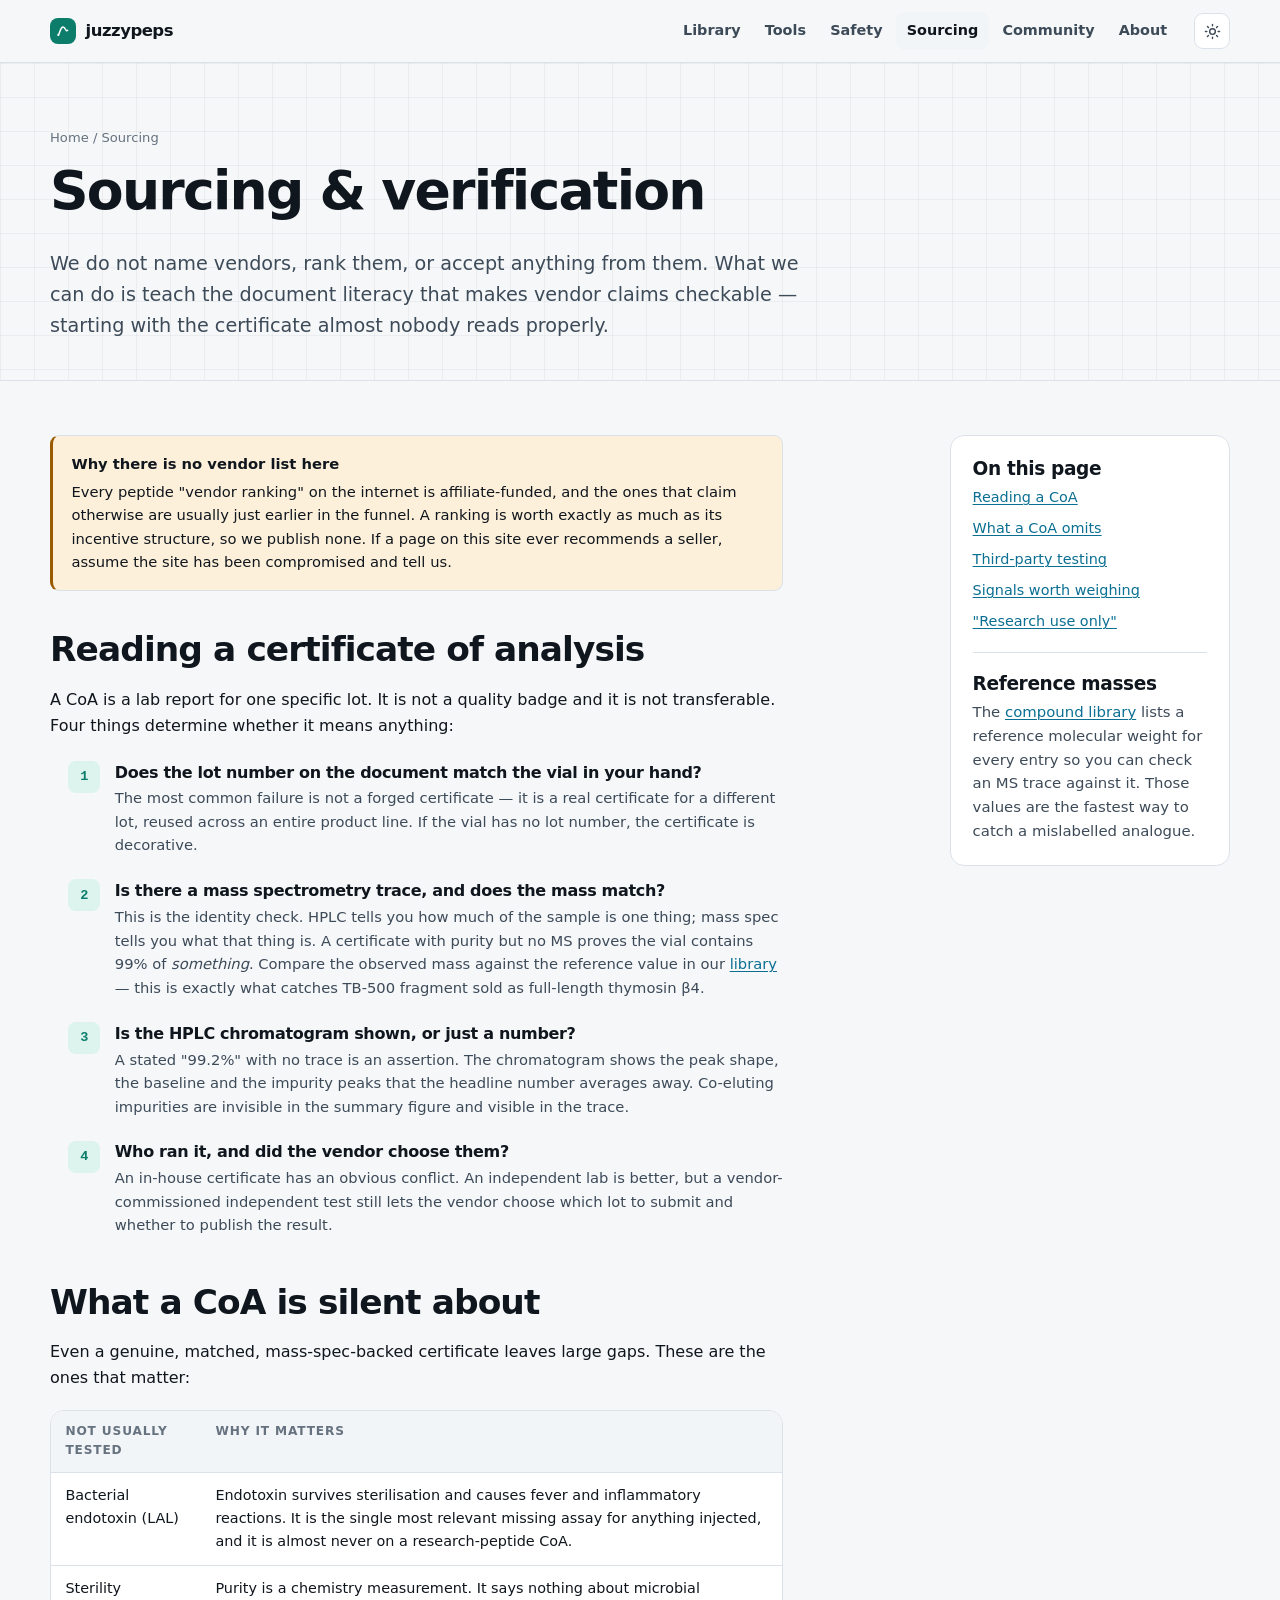
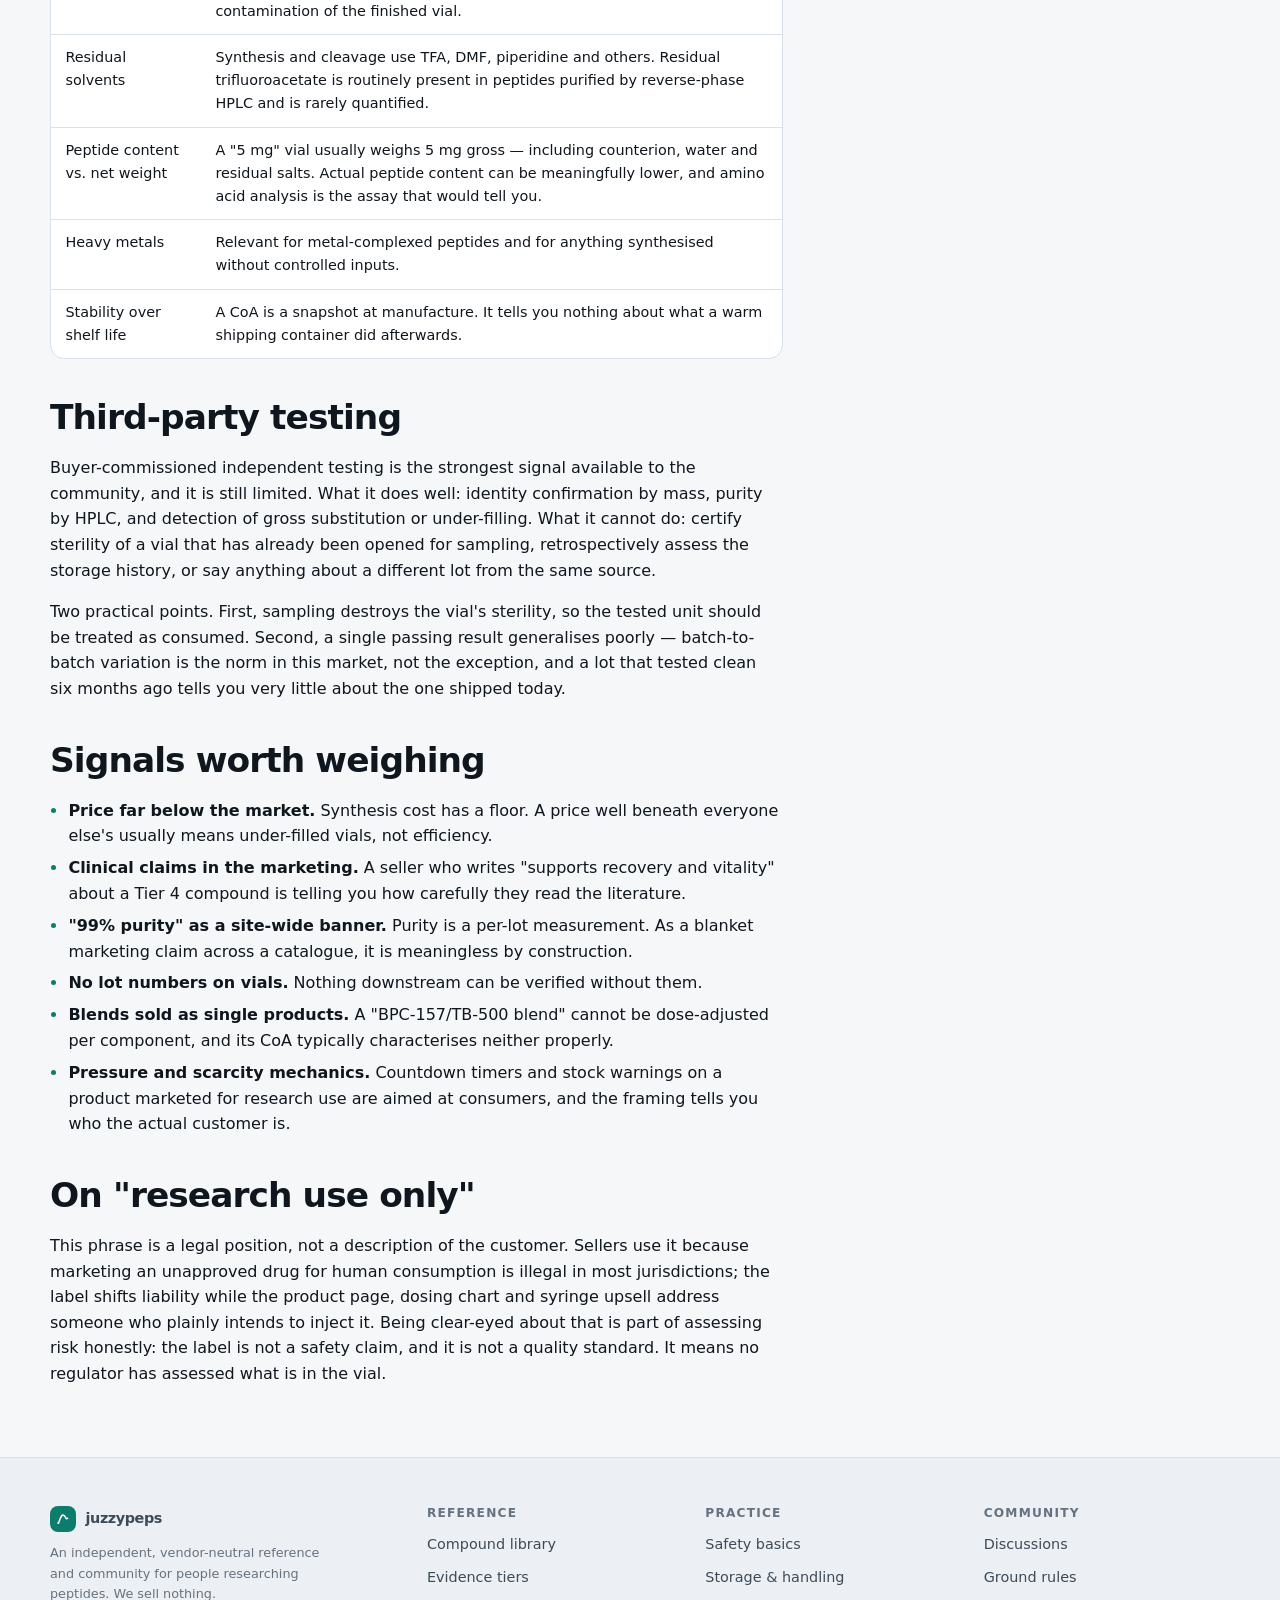
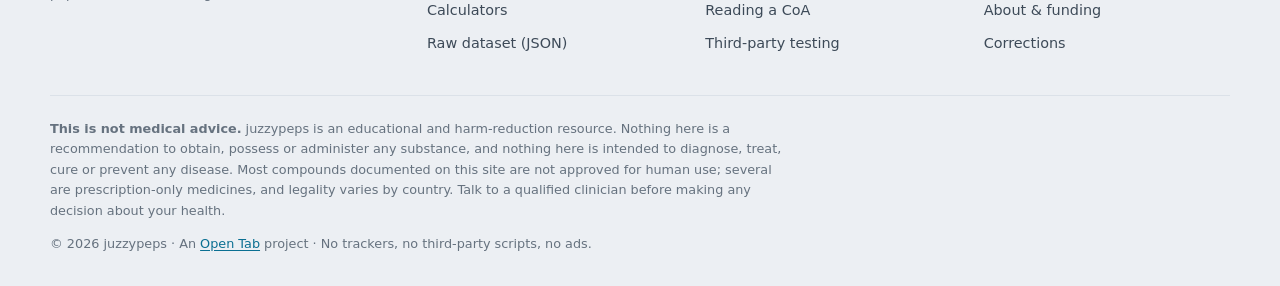
<file: site/sourcing.html>
<!doctype html>
<html lang="en">
<head>
<meta charset="utf-8">
<meta name="viewport" content="width=device-width, initial-scale=1">
<title>Sourcing &amp; verification — juzzypeps</title>
<meta name="description" content="How to read a certificate of analysis, what HPLC purity and mass spectrometry each prove, why endotoxin testing is usually missing, and what third-party testing can and cannot tell you.">
<meta name="color-scheme" content="light dark">
<meta property="og:site_name" content="juzzypeps">
<meta property="og:title" content="Sourcing &amp; verification — juzzypeps">
<meta property="og:description" content="How to read a certificate of analysis, what HPLC purity and mass spectrometry each prove, why endotoxin testing is usually missing, and what third-party testing can and cannot tell you.">
<meta property="og:type" content="website">
<link rel="icon" href="data:image/svg+xml,%3Csvg xmlns='http://www.w3.org/2000/svg' viewBox='0 0 32 32'%3E%3Crect width='32' height='32' rx='8' fill='%230d7d6b'/%3E%3Cpath d='M9 22c3-3 3-9 7-9s4 6 7 3' stroke='white' stroke-width='2.6' fill='none' stroke-linecap='round'/%3E%3Ccircle cx='9' cy='22' r='2.4' fill='white'/%3E%3C/svg%3E">
<link rel="stylesheet" href="assets/css/base.css">
<script>
/* Applies the stored theme before first paint so there is no flash. */
(function(){try{var t=localStorage.getItem('jp-theme');if(t)document.documentElement.setAttribute('data-theme',t);}catch(e){}})();
</script>
</head>
<body>
<a class="skip" href="#main">Skip to content</a>
<header class="site-head">
  <div class="shell site-head__inner">
    <a class="brand" href="index.html">
      <span class="brand__mark" aria-hidden="true">
        <svg viewBox="0 0 24 24" fill="none" stroke="#fff" stroke-width="2.2" stroke-linecap="round">
          <path d="M5 18c3-4 3-12 7-12s4 8 7 5"/><circle cx="5" cy="18" r="1.6" fill="#fff" stroke="none"/>
        </svg>
      </span>
      <span>juzzypeps</span>
    </a>
    <nav class="nav" aria-label="Primary">
      <ul class="nav__list">
        <li><a href="library.html">Library</a></li>
        <li><a href="tools.html">Tools</a></li>
        <li><a href="safety.html">Safety</a></li>
        <li><a href="sourcing.html">Sourcing</a></li>
        <li><a href="community.html">Community</a></li>
        <li><a href="about.html">About</a></li>
      </ul>
    </nav>
    <div class="head-tools">
      <button class="icon-btn theme-btn" type="button" aria-label="Switch colour theme">
        <svg class="sun" viewBox="0 0 24 24" fill="none" stroke="currentColor" stroke-width="2" stroke-linecap="round"><circle cx="12" cy="12" r="4"/><path d="M12 2v2M12 20v2M4.9 4.9l1.4 1.4M17.7 17.7l1.4 1.4M2 12h2M20 12h2M4.9 19.1l1.4-1.4M17.7 6.3l1.4-1.4"/></svg>
        <svg class="moon" viewBox="0 0 24 24" fill="none" stroke="currentColor" stroke-width="2" stroke-linecap="round"><path d="M21 12.8A9 9 0 1 1 11.2 3a7 7 0 0 0 9.8 9.8z"/></svg>
      </button>
      <button class="icon-btn nav-toggle" type="button" aria-label="Toggle navigation" aria-expanded="false">
        <svg viewBox="0 0 24 24" fill="none" stroke="currentColor" stroke-width="2" stroke-linecap="round"><path d="M4 7h16M4 12h16M4 17h16"/></svg>
      </button>
    </div>
  </div>
</header>
<main id="main">

<div class="page-head">
  <div class="shell">
    <p class="breadcrumb"><a href="index.html">Home</a> / Sourcing</p>
    <h1>Sourcing &amp; verification</h1>
    <p class="lede">We do not name vendors, rank them, or accept anything from them. What we can do is teach the document literacy that makes vendor claims checkable — starting with the certificate almost nobody reads properly.</p>
  </div>
</div>

<section class="section section--tight">
  <div class="shell with-aside">
    <div class="prose">

      <div class="callout callout--warn">
        <strong>Why there is no vendor list here</strong>
        Every peptide "vendor ranking" on the internet is affiliate-funded, and the ones that claim otherwise are usually just earlier in the funnel. A ranking is worth exactly as much as its incentive structure, so we publish none. If a page on this site ever recommends a seller, assume the site has been compromised and tell us.
      </div>

      <h2 id="coa">Reading a certificate of analysis</h2>
      <p>A CoA is a lab report for one specific lot. It is not a quality badge and it is not transferable. Four things determine whether it means anything:</p>

      <ul class="rule-list" style="margin:1.4rem 0;list-style:none">
        <li>
          <h3>Does the lot number on the document match the vial in your hand?</h3>
          <p>The most common failure is not a forged certificate — it is a real certificate for a different lot, reused across an entire product line. If the vial has no lot number, the certificate is decorative.</p>
        </li>
        <li>
          <h3>Is there a mass spectrometry trace, and does the mass match?</h3>
          <p>This is the identity check. HPLC tells you how much of the sample is one thing; mass spec tells you what that thing is. A certificate with purity but no MS proves the vial contains 99% of <em>something</em>. Compare the observed mass against the reference value in our <a href="library.html">library</a> — this is exactly what catches TB-500 fragment sold as full-length thymosin β4.</p>
        </li>
        <li>
          <h3>Is the HPLC chromatogram shown, or just a number?</h3>
          <p>A stated "99.2%" with no trace is an assertion. The chromatogram shows the peak shape, the baseline and the impurity peaks that the headline number averages away. Co-eluting impurities are invisible in the summary figure and visible in the trace.</p>
        </li>
        <li>
          <h3>Who ran it, and did the vendor choose them?</h3>
          <p>An in-house certificate has an obvious conflict. An independent lab is better, but a vendor-commissioned independent test still lets the vendor choose which lot to submit and whether to publish the result.</p>
        </li>
      </ul>

      <h2 id="silent">What a CoA is silent about</h2>
      <p>Even a genuine, matched, mass-spec-backed certificate leaves large gaps. These are the ones that matter:</p>
      <div class="table-wrap" style="margin:1.2rem 0">
        <table>
          <caption class="visually-hidden">Assays commonly absent from peptide certificates of analysis</caption>
          <thead><tr><th scope="col">Not usually tested</th><th scope="col">Why it matters</th></tr></thead>
          <tbody>
            <tr><td>Bacterial endotoxin (LAL)</td><td>Endotoxin survives sterilisation and causes fever and inflammatory reactions. It is the single most relevant missing assay for anything injected, and it is almost never on a research-peptide CoA.</td></tr>
            <tr><td>Sterility</td><td>Purity is a chemistry measurement. It says nothing about microbial contamination of the finished vial.</td></tr>
            <tr><td>Residual solvents</td><td>Synthesis and cleavage use TFA, DMF, piperidine and others. Residual trifluoroacetate is routinely present in peptides purified by reverse-phase HPLC and is rarely quantified.</td></tr>
            <tr><td>Peptide content vs. net weight</td><td>A "5 mg" vial usually weighs 5 mg gross — including counterion, water and residual salts. Actual peptide content can be meaningfully lower, and amino acid analysis is the assay that would tell you.</td></tr>
            <tr><td>Heavy metals</td><td>Relevant for metal-complexed peptides and for anything synthesised without controlled inputs.</td></tr>
            <tr><td>Stability over shelf life</td><td>A CoA is a snapshot at manufacture. It tells you nothing about what a warm shipping container did afterwards.</td></tr>
          </tbody>
        </table>
      </div>

      <h2 id="testing">Third-party testing</h2>
      <p>Buyer-commissioned independent testing is the strongest signal available to the community, and it is still limited. What it does well: identity confirmation by mass, purity by HPLC, and detection of gross substitution or under-filling. What it cannot do: certify sterility of a vial that has already been opened for sampling, retrospectively assess the storage history, or say anything about a different lot from the same source.</p>
      <p>Two practical points. First, sampling destroys the vial's sterility, so the tested unit should be treated as consumed. Second, a single passing result generalises poorly — batch-to-batch variation is the norm in this market, not the exception, and a lot that tested clean six months ago tells you very little about the one shipped today.</p>

      <h2 id="flags">Signals worth weighing</h2>
      <ul>
        <li><strong>Price far below the market.</strong> Synthesis cost has a floor. A price well beneath everyone else's usually means under-filled vials, not efficiency.</li>
        <li><strong>Clinical claims in the marketing.</strong> A seller who writes "supports recovery and vitality" about a Tier 4 compound is telling you how carefully they read the literature.</li>
        <li><strong>"99% purity" as a site-wide banner.</strong> Purity is a per-lot measurement. As a blanket marketing claim across a catalogue, it is meaningless by construction.</li>
        <li><strong>No lot numbers on vials.</strong> Nothing downstream can be verified without them.</li>
        <li><strong>Blends sold as single products.</strong> A "BPC-157/TB-500 blend" cannot be dose-adjusted per component, and its CoA typically characterises neither properly.</li>
        <li><strong>Pressure and scarcity mechanics.</strong> Countdown timers and stock warnings on a product marketed for research use are aimed at consumers, and the framing tells you who the actual customer is.</li>
      </ul>

      <h2 id="ru">On "research use only"</h2>
      <p>This phrase is a legal position, not a description of the customer. Sellers use it because marketing an unapproved drug for human consumption is illegal in most jurisdictions; the label shifts liability while the product page, dosing chart and syringe upsell address someone who plainly intends to inject it. Being clear-eyed about that is part of assessing risk honestly: the label is not a safety claim, and it is not a quality standard. It means no regulator has assessed what is in the vial.</p>

    </div>

    <aside class="card aside-card">
      <h3>On this page</h3>
      <ul style="list-style:none;padding:0;margin:0;display:grid;gap:.5rem;font-size:.9rem">
        <li><a href="#coa">Reading a CoA</a></li>
        <li><a href="#silent">What a CoA omits</a></li>
        <li><a href="#testing">Third-party testing</a></li>
        <li><a href="#flags">Signals worth weighing</a></li>
        <li><a href="#ru">"Research use only"</a></li>
      </ul>
      <hr style="border:0;border-top:1px solid var(--line);margin:1.2rem 0">
      <h3>Reference masses</h3>
      <p class="tiny muted">The <a href="library.html">compound library</a> lists a reference molecular weight for every entry so you can check an MS trace against it. Those values are the fastest way to catch a mislabelled analogue.</p>
    </aside>
  </div>
</section>

</main>
<footer class="site-foot">
  <div class="shell">
    <div class="foot-grid">
      <div>
        <a class="brand" href="index.html" style="margin-bottom:.7rem">
          <span class="brand__mark" aria-hidden="true">
            <svg viewBox="0 0 24 24" fill="none" stroke="#fff" stroke-width="2.2" stroke-linecap="round">
              <path d="M5 18c3-4 3-12 7-12s4 8 7 5"/><circle cx="5" cy="18" r="1.6" fill="#fff" stroke="none"/>
            </svg>
          </span>
          <span>juzzypeps</span>
        </a>
        <p class="tiny muted" style="max-width:36ch">An independent, vendor-neutral reference and community for people researching peptides. We sell nothing.</p>
      </div>
      <div>
        <h4>Reference</h4>
        <ul>
          <li><a href="library.html">Compound library</a></li>
          <li><a href="about.html#how">Evidence tiers</a></li>
          <li><a href="tools.html">Calculators</a></li>
          <li><a href="data/compounds.json">Raw dataset (JSON)</a></li>
        </ul>
      </div>
      <div>
        <h4>Practice</h4>
        <ul>
          <li><a href="safety.html">Safety basics</a></li>
          <li><a href="safety.html#storage">Storage &amp; handling</a></li>
          <li><a href="sourcing.html">Reading a CoA</a></li>
          <li><a href="sourcing.html#testing">Third-party testing</a></li>
        </ul>
      </div>
      <div>
        <h4>Community</h4>
        <ul>
          <li><a href="community.html">Discussions</a></li>
          <li><a href="community.html#rules">Ground rules</a></li>
          <li><a href="about.html">About &amp; funding</a></li>
          <li><a href="about.html#corrections">Corrections</a></li>
        </ul>
      </div>
    </div>
    <div class="foot-legal">
      <p><strong>This is not medical advice.</strong> juzzypeps is an educational and harm-reduction resource. Nothing here is a recommendation to obtain, possess or administer any substance, and nothing here is intended to diagnose, treat, cure or prevent any disease. Most compounds documented on this site are not approved for human use; several are prescription-only medicines, and legality varies by country. Talk to a qualified clinician before making any decision about your health.</p>
      <p style="margin-top:.8rem">© 2026 juzzypeps · An <a href="https://opentab.digital">Open Tab</a> project · No trackers, no third-party scripts, no ads.</p>
    </div>
  </div>
</footer>
<script src="assets/js/site.js"></script>
</body>
</html>
</file>
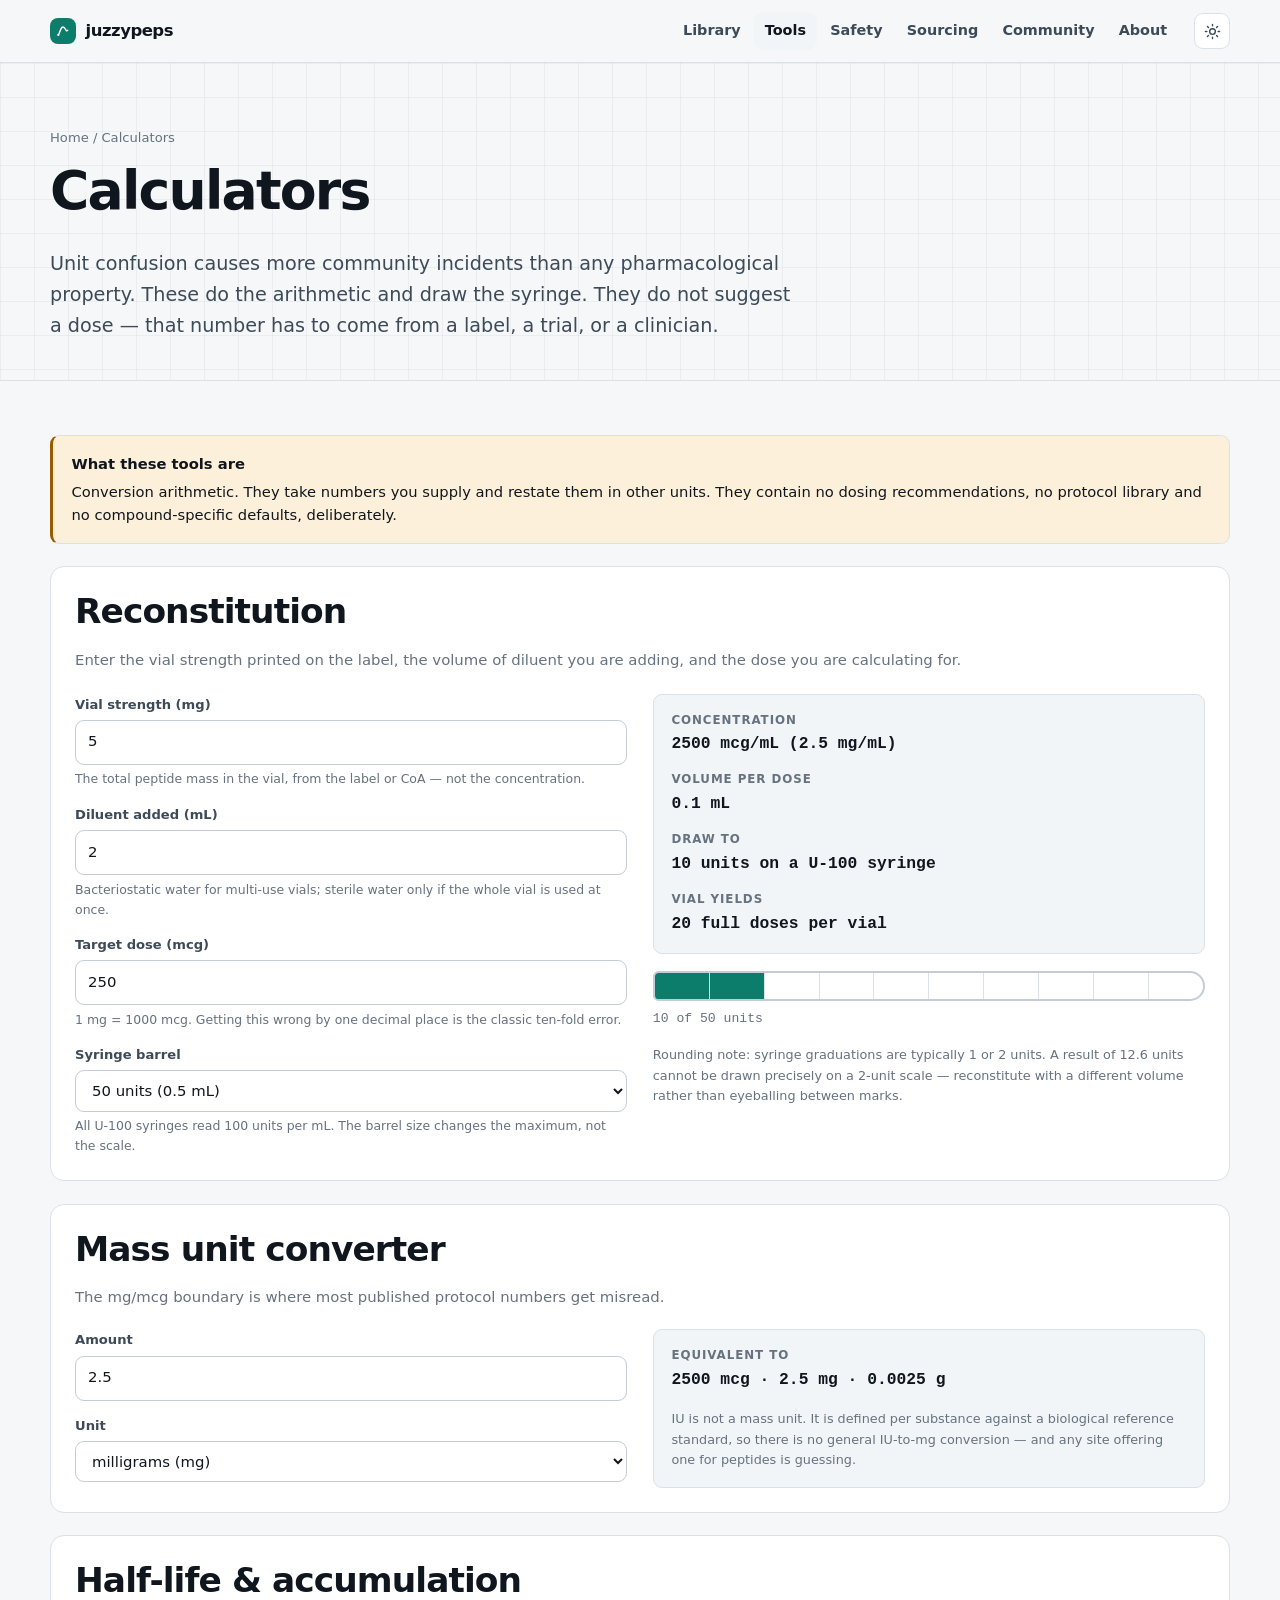
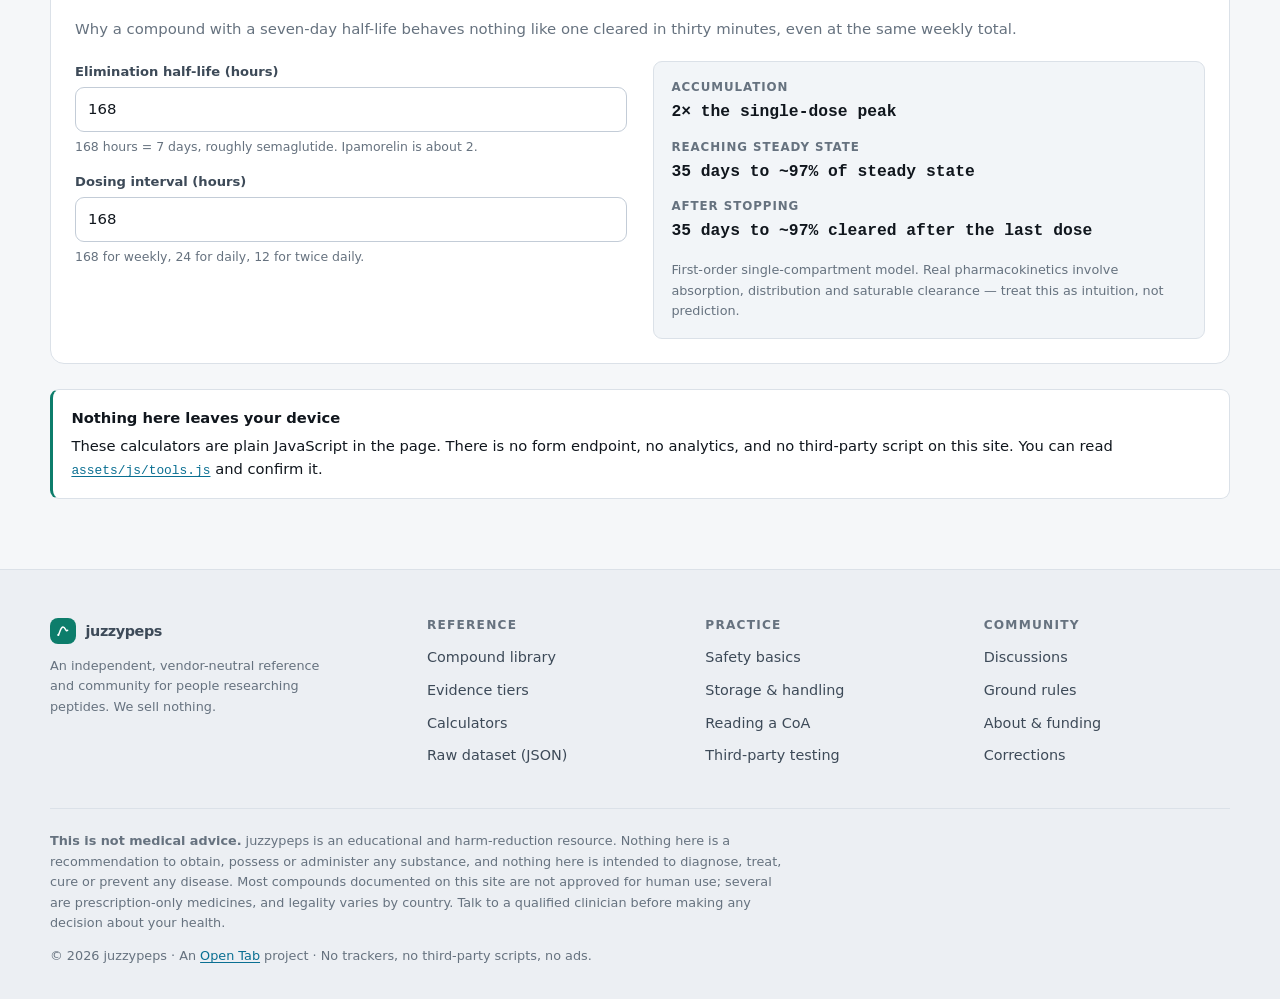
<file: site/tools.html>
<!doctype html>
<html lang="en">
<head>
<meta charset="utf-8">
<meta name="viewport" content="width=device-width, initial-scale=1">
<title>Calculators — juzzypeps</title>
<meta name="description" content="Reconstitution calculator with a U-100 syringe visualiser, mass unit converter, and half-life accumulation maths. Runs entirely in your browser.">
<meta name="color-scheme" content="light dark">
<meta property="og:site_name" content="juzzypeps">
<meta property="og:title" content="Calculators — juzzypeps">
<meta property="og:description" content="Reconstitution calculator with a U-100 syringe visualiser, mass unit converter, and half-life accumulation maths. Runs entirely in your browser.">
<meta property="og:type" content="website">
<link rel="icon" href="data:image/svg+xml,%3Csvg xmlns='http://www.w3.org/2000/svg' viewBox='0 0 32 32'%3E%3Crect width='32' height='32' rx='8' fill='%230d7d6b'/%3E%3Cpath d='M9 22c3-3 3-9 7-9s4 6 7 3' stroke='white' stroke-width='2.6' fill='none' stroke-linecap='round'/%3E%3Ccircle cx='9' cy='22' r='2.4' fill='white'/%3E%3C/svg%3E">
<link rel="stylesheet" href="assets/css/base.css">
<script>
/* Applies the stored theme before first paint so there is no flash. */
(function(){try{var t=localStorage.getItem('jp-theme');if(t)document.documentElement.setAttribute('data-theme',t);}catch(e){}})();
</script>
</head>
<body>
<a class="skip" href="#main">Skip to content</a>
<header class="site-head">
  <div class="shell site-head__inner">
    <a class="brand" href="index.html">
      <span class="brand__mark" aria-hidden="true">
        <svg viewBox="0 0 24 24" fill="none" stroke="#fff" stroke-width="2.2" stroke-linecap="round">
          <path d="M5 18c3-4 3-12 7-12s4 8 7 5"/><circle cx="5" cy="18" r="1.6" fill="#fff" stroke="none"/>
        </svg>
      </span>
      <span>juzzypeps</span>
    </a>
    <nav class="nav" aria-label="Primary">
      <ul class="nav__list">
        <li><a href="library.html">Library</a></li>
        <li><a href="tools.html">Tools</a></li>
        <li><a href="safety.html">Safety</a></li>
        <li><a href="sourcing.html">Sourcing</a></li>
        <li><a href="community.html">Community</a></li>
        <li><a href="about.html">About</a></li>
      </ul>
    </nav>
    <div class="head-tools">
      <button class="icon-btn theme-btn" type="button" aria-label="Switch colour theme">
        <svg class="sun" viewBox="0 0 24 24" fill="none" stroke="currentColor" stroke-width="2" stroke-linecap="round"><circle cx="12" cy="12" r="4"/><path d="M12 2v2M12 20v2M4.9 4.9l1.4 1.4M17.7 17.7l1.4 1.4M2 12h2M20 12h2M4.9 19.1l1.4-1.4M17.7 6.3l1.4-1.4"/></svg>
        <svg class="moon" viewBox="0 0 24 24" fill="none" stroke="currentColor" stroke-width="2" stroke-linecap="round"><path d="M21 12.8A9 9 0 1 1 11.2 3a7 7 0 0 0 9.8 9.8z"/></svg>
      </button>
      <button class="icon-btn nav-toggle" type="button" aria-label="Toggle navigation" aria-expanded="false">
        <svg viewBox="0 0 24 24" fill="none" stroke="currentColor" stroke-width="2" stroke-linecap="round"><path d="M4 7h16M4 12h16M4 17h16"/></svg>
      </button>
    </div>
  </div>
</header>
<main id="main">

<div class="page-head">
  <div class="shell">
    <p class="breadcrumb"><a href="index.html">Home</a> / Calculators</p>
    <h1>Calculators</h1>
    <p class="lede">Unit confusion causes more community incidents than any pharmacological property. These do the arithmetic and draw the syringe. They do not suggest a dose — that number has to come from a label, a trial, or a clinician.</p>
  </div>
</div>

<section class="section section--tight">
  <div class="shell">

    <div class="callout callout--warn">
      <strong>What these tools are</strong>
      Conversion arithmetic. They take numbers you supply and restate them in other units. They contain no dosing recommendations, no protocol library and no compound-specific defaults, deliberately.
    </div>

    <section class="tool" style="margin-top:1.4rem">
      <h2>Reconstitution</h2>
      <p class="muted" style="font-size:.93rem">Enter the vial strength printed on the label, the volume of diluent you are adding, and the dose you are calculating for.</p>
      <div class="tool__grid" style="margin-top:1.3rem">
        <form id="recon-form" onsubmit="return false">
          <div class="field">
            <label for="vial-mg">Vial strength (mg)</label>
            <input id="vial-mg" type="number" min="0" step="any" value="5" inputmode="decimal">
            <p class="field__hint">The total peptide mass in the vial, from the label or CoA — not the concentration.</p>
          </div>
          <div class="field">
            <label for="water-ml">Diluent added (mL)</label>
            <input id="water-ml" type="number" min="0" step="any" value="2" inputmode="decimal">
            <p class="field__hint">Bacteriostatic water for multi-use vials; sterile water only if the whole vial is used at once.</p>
          </div>
          <div class="field">
            <label for="dose-mcg">Target dose (mcg)</label>
            <input id="dose-mcg" type="number" min="0" step="any" value="250" inputmode="decimal">
            <p class="field__hint">1 mg = 1000 mcg. Getting this wrong by one decimal place is the classic ten-fold error.</p>
          </div>
          <div class="field">
            <label for="syringe-size">Syringe barrel</label>
            <select id="syringe-size">
              <option value="30">30 units (0.3 mL)</option>
              <option value="50" selected>50 units (0.5 mL)</option>
              <option value="100">100 units (1.0 mL)</option>
            </select>
            <p class="field__hint">All U-100 syringes read 100 units per mL. The barrel size changes the maximum, not the scale.</p>
          </div>
        </form>

        <div>
          <div class="readout">
            <dl>
              <div><dt>Concentration</dt><dd id="out-conc">—</dd></div>
              <div><dt>Volume per dose</dt><dd id="out-volume">—</dd></div>
              <div><dt>Draw to</dt><dd id="out-units">—</dd></div>
              <div><dt>Vial yields</dt><dd id="out-doses">—</dd></div>
            </dl>
          </div>
          <div class="syringe">
            <div class="syringe__barrel">
              <div class="syringe__fill" id="syringe-fill"></div>
              <div class="syringe__ticks" aria-hidden="true"><span></span><span></span><span></span><span></span><span></span><span></span><span></span><span></span><span></span><span></span></div>
            </div>
            <p class="syringe__label" id="syringe-label">enter a dose</p>
          </div>
          <p class="tiny muted" style="margin-top:1rem">Rounding note: syringe graduations are typically 1 or 2 units. A result of 12.6 units cannot be drawn precisely on a 2-unit scale — reconstitute with a different volume rather than eyeballing between marks.</p>
        </div>
      </div>
    </section>

    <section class="tool">
      <h2>Mass unit converter</h2>
      <p class="muted" style="font-size:.93rem">The mg/mcg boundary is where most published protocol numbers get misread.</p>
      <div class="tool__grid" style="margin-top:1.2rem">
        <form id="conv-form" onsubmit="return false">
          <div class="field">
            <label for="conv-value">Amount</label>
            <input id="conv-value" type="number" min="0" step="any" value="2.5" inputmode="decimal">
          </div>
          <div class="field">
            <label for="conv-from">Unit</label>
            <select id="conv-from">
              <option value="mcg">micrograms (mcg / µg)</option>
              <option value="mg" selected>milligrams (mg)</option>
              <option value="g">grams (g)</option>
            </select>
          </div>
        </form>
        <div class="readout">
          <dl><div><dt>Equivalent to</dt><dd id="conv-out">—</dd></div></dl>
          <p class="tiny muted" style="margin-top:1rem">IU is not a mass unit. It is defined per substance against a biological reference standard, so there is no general IU-to-mg conversion — and any site offering one for peptides is guessing.</p>
        </div>
      </div>
    </section>

    <section class="tool">
      <h2>Half-life &amp; accumulation</h2>
      <p class="muted" style="font-size:.93rem">Why a compound with a seven-day half-life behaves nothing like one cleared in thirty minutes, even at the same weekly total.</p>
      <div class="tool__grid" style="margin-top:1.2rem">
        <form id="hl-form" onsubmit="return false">
          <div class="field">
            <label for="hl-hours">Elimination half-life (hours)</label>
            <input id="hl-hours" type="number" min="0" step="any" value="168" inputmode="decimal">
            <p class="field__hint">168 hours = 7 days, roughly semaglutide. Ipamorelin is about 2.</p>
          </div>
          <div class="field">
            <label for="hl-interval">Dosing interval (hours)</label>
            <input id="hl-interval" type="number" min="0" step="any" value="168" inputmode="decimal">
            <p class="field__hint">168 for weekly, 24 for daily, 12 for twice daily.</p>
          </div>
        </form>
        <div class="readout">
          <dl>
            <div><dt>Accumulation</dt><dd id="hl-ratio">—</dd></div>
            <div><dt>Reaching steady state</dt><dd id="hl-steady">—</dd></div>
            <div><dt>After stopping</dt><dd id="hl-clear">—</dd></div>
          </dl>
          <p class="tiny muted" style="margin-top:1rem">First-order single-compartment model. Real pharmacokinetics involve absorption, distribution and saturable clearance — treat this as intuition, not prediction.</p>
        </div>
      </div>
    </section>

    <div class="callout" style="margin-top:1.6rem">
      <strong>Nothing here leaves your device</strong>
      These calculators are plain JavaScript in the page. There is no form endpoint, no analytics, and no third-party script on this site. You can read <a href="assets/js/tools.js"><code>assets/js/tools.js</code></a> and confirm it.
    </div>

  </div>
</section>

</main>
<footer class="site-foot">
  <div class="shell">
    <div class="foot-grid">
      <div>
        <a class="brand" href="index.html" style="margin-bottom:.7rem">
          <span class="brand__mark" aria-hidden="true">
            <svg viewBox="0 0 24 24" fill="none" stroke="#fff" stroke-width="2.2" stroke-linecap="round">
              <path d="M5 18c3-4 3-12 7-12s4 8 7 5"/><circle cx="5" cy="18" r="1.6" fill="#fff" stroke="none"/>
            </svg>
          </span>
          <span>juzzypeps</span>
        </a>
        <p class="tiny muted" style="max-width:36ch">An independent, vendor-neutral reference and community for people researching peptides. We sell nothing.</p>
      </div>
      <div>
        <h4>Reference</h4>
        <ul>
          <li><a href="library.html">Compound library</a></li>
          <li><a href="about.html#how">Evidence tiers</a></li>
          <li><a href="tools.html">Calculators</a></li>
          <li><a href="data/compounds.json">Raw dataset (JSON)</a></li>
        </ul>
      </div>
      <div>
        <h4>Practice</h4>
        <ul>
          <li><a href="safety.html">Safety basics</a></li>
          <li><a href="safety.html#storage">Storage &amp; handling</a></li>
          <li><a href="sourcing.html">Reading a CoA</a></li>
          <li><a href="sourcing.html#testing">Third-party testing</a></li>
        </ul>
      </div>
      <div>
        <h4>Community</h4>
        <ul>
          <li><a href="community.html">Discussions</a></li>
          <li><a href="community.html#rules">Ground rules</a></li>
          <li><a href="about.html">About &amp; funding</a></li>
          <li><a href="about.html#corrections">Corrections</a></li>
        </ul>
      </div>
    </div>
    <div class="foot-legal">
      <p><strong>This is not medical advice.</strong> juzzypeps is an educational and harm-reduction resource. Nothing here is a recommendation to obtain, possess or administer any substance, and nothing here is intended to diagnose, treat, cure or prevent any disease. Most compounds documented on this site are not approved for human use; several are prescription-only medicines, and legality varies by country. Talk to a qualified clinician before making any decision about your health.</p>
      <p style="margin-top:.8rem">© 2026 juzzypeps · An <a href="https://opentab.digital">Open Tab</a> project · No trackers, no third-party scripts, no ads.</p>
    </div>
  </div>
</footer>
<script src="assets/js/site.js"></script>
<script src="assets/js/tools.js"></script>
</body>
</html>
</file>
<file: site/assets/css/base.css>
/* ==========================================================================
   juzzypeps — base stylesheet
   Zero external requests: no webfonts, no trackers, no third-party CSS.
   ========================================================================== */

:root {
  color-scheme: light dark;

  --font-sans: ui-sans-serif, system-ui, -apple-system, "Segoe UI", Roboto,
    "Helvetica Neue", Arial, sans-serif;
  --font-mono: ui-monospace, SFMono-Regular, "SF Mono", Menlo, Consolas,
    "Liberation Mono", monospace;

  --shell: 1180px;
  --radius: 14px;
  --radius-sm: 9px;
  --ease: cubic-bezier(.22, .61, .36, 1);

  /* light palette (default) */
  --bg: #f5f7f9;
  --bg-alt: #eceff3;
  --surface: #ffffff;
  --surface-2: #f2f5f8;
  --line: #dbe1e8;
  --line-strong: #c3ccd7;
  --ink: #10161d;
  --ink-2: #3d4a58;
  --ink-3: #66727f;
  --accent: #0d7d6b;
  --accent-ink: #ffffff;
  --accent-soft: #dcf3ee;
  --link: #0a6f92;
  --warn: #9a5b00;
  --warn-soft: #fdf0da;
  --danger: #a52222;
  --danger-soft: #fbe4e4;
  --shadow: 0 1px 2px rgba(16, 22, 29, .06), 0 8px 24px -12px rgba(16, 22, 29, .18);
  --grid-line: rgba(16, 22, 29, .045);
}

@media (prefers-color-scheme: dark) {
  :root:not([data-theme="light"]) {
    --bg: #080b0f;
    --bg-alt: #0c1116;
    --surface: #10161d;
    --surface-2: #151d26;
    --line: #202b36;
    --line-strong: #2e3d4b;
    --ink: #e8eef4;
    --ink-2: #aebbc8;
    --ink-3: #7d8b99;
    --accent: #3ddcb8;
    --accent-ink: #04120e;
    --accent-soft: #10302a;
    --link: #6cc6ec;
    --warn: #f0b357;
    --warn-soft: #2c2113;
    --danger: #f08a8a;
    --danger-soft: #2d1616;
    --shadow: 0 1px 2px rgba(0, 0, 0, .5), 0 16px 40px -20px rgba(0, 0, 0, .8);
    --grid-line: rgba(232, 238, 244, .04);
  }
}

:root[data-theme="dark"] {
  --bg: #080b0f;
  --bg-alt: #0c1116;
  --surface: #10161d;
  --surface-2: #151d26;
  --line: #202b36;
  --line-strong: #2e3d4b;
  --ink: #e8eef4;
  --ink-2: #aebbc8;
  --ink-3: #7d8b99;
  --accent: #3ddcb8;
  --accent-ink: #04120e;
  --accent-soft: #10302a;
  --link: #6cc6ec;
  --warn: #f0b357;
  --warn-soft: #2c2113;
  --danger: #f08a8a;
  --danger-soft: #2d1616;
  --shadow: 0 1px 2px rgba(0, 0, 0, .5), 0 16px 40px -20px rgba(0, 0, 0, .8);
  --grid-line: rgba(232, 238, 244, .04);
}

*, *::before, *::after { box-sizing: border-box; }

html { -webkit-text-size-adjust: 100%; scroll-behavior: smooth; }
@media (prefers-reduced-motion: reduce) {
  html { scroll-behavior: auto; }
  *, *::before, *::after { animation-duration: .001ms !important; transition-duration: .001ms !important; }
}

body {
  margin: 0;
  background: var(--bg);
  color: var(--ink);
  font-family: var(--font-sans);
  font-size: 16px;
  line-height: 1.6;
  -webkit-font-smoothing: antialiased;
  text-rendering: optimizeLegibility;
}

img, svg { max-width: 100%; height: auto; display: block; }

a { color: var(--link); text-decoration-thickness: 1px; text-underline-offset: 2px; }
a:hover { text-decoration-thickness: 2px; }

:focus-visible {
  outline: 2px solid var(--accent);
  outline-offset: 2px;
  border-radius: 4px;
}

h1, h2, h3, h4 { line-height: 1.18; letter-spacing: -.02em; margin: 0 0 .5em; font-weight: 650; }
h1 { font-size: clamp(2rem, 1.2rem + 3vw, 3.35rem); letter-spacing: -.033em; }
h2 { font-size: clamp(1.45rem, 1.1rem + 1.5vw, 2.15rem); letter-spacing: -.027em; }
h3 { font-size: 1.16rem; }
p { margin: 0 0 1em; }
p:last-child { margin-bottom: 0; }

code, kbd, samp, .mono { font-family: var(--font-mono); font-size: .875em; }

.shell { width: min(100% - 2.5rem, var(--shell)); margin-inline: auto; }
.stack > * + * { margin-top: 1rem; }
.lede { font-size: clamp(1.02rem, .96rem + .35vw, 1.2rem); color: var(--ink-2); max-width: 62ch; }
.muted { color: var(--ink-3); }
.tiny { font-size: .8rem; }
.center { text-align: center; }
.visually-hidden {
  position: absolute; width: 1px; height: 1px; overflow: hidden;
  clip: rect(0 0 0 0); clip-path: inset(50%); white-space: nowrap;
}

/* ---------- skip link ---------- */
.skip {
  position: absolute; left: 1rem; top: -4rem; z-index: 999;
  background: var(--accent); color: var(--accent-ink);
  padding: .6rem 1rem; border-radius: 0 0 var(--radius-sm) var(--radius-sm);
  font-weight: 600; transition: top .18s var(--ease);
}
.skip:focus { top: 0; }

/* ---------- header ---------- */
.site-head {
  position: sticky; top: 0; z-index: 60;
  background: color-mix(in srgb, var(--bg) 86%, transparent);
  backdrop-filter: saturate(1.6) blur(12px);
  border-bottom: 1px solid var(--line);
}
.site-head__inner {
  display: flex; align-items: center; gap: 1rem;
  min-height: 62px;
}
.brand {
  display: inline-flex; align-items: center; gap: .6rem;
  font-weight: 680; letter-spacing: -.03em; font-size: 1.03rem;
  color: var(--ink); text-decoration: none; white-space: nowrap;
}
.brand__mark {
  width: 26px; height: 26px; flex: none;
  border-radius: 8px; background: var(--accent);
  display: grid; place-items: center;
}
.brand__mark svg { width: 16px; height: 16px; }
.brand__sub { color: var(--ink-3); font-weight: 500; font-size: .74rem; letter-spacing: .06em; text-transform: uppercase; }

.nav { margin-left: auto; }
.nav__list { display: flex; align-items: center; gap: .15rem; list-style: none; margin: 0; padding: 0; }
.nav__list a {
  display: block; padding: .48rem .68rem; border-radius: var(--radius-sm);
  color: var(--ink-2); text-decoration: none; font-size: .9rem; font-weight: 550;
  transition: background .15s var(--ease), color .15s var(--ease);
}
.nav__list a:hover { background: var(--surface-2); color: var(--ink); }
.nav__list a[aria-current="page"] { color: var(--ink); background: var(--surface-2); }

.head-tools { display: flex; align-items: center; gap: .4rem; }

.icon-btn {
  display: grid; place-items: center;
  width: 36px; height: 36px; flex: none;
  border: 1px solid var(--line); border-radius: var(--radius-sm);
  background: var(--surface); color: var(--ink-2); cursor: pointer;
  transition: border-color .15s var(--ease), color .15s var(--ease);
}
.icon-btn:hover { border-color: var(--line-strong); color: var(--ink); }
.icon-btn svg { width: 17px; height: 17px; }
.theme-btn .moon { display: none; }
:root[data-theme="dark"] .theme-btn .sun,
:root[data-theme="dark"] .theme-btn .moon { display: none; }
:root[data-theme="dark"] .theme-btn .moon { display: block; }
@media (prefers-color-scheme: dark) {
  :root:not([data-theme="light"]) .theme-btn .sun { display: none; }
  :root:not([data-theme="light"]) .theme-btn .moon { display: block; }
}

.nav-toggle { display: none; }

@media (max-width: 900px) {
  .nav-toggle { display: grid; }
  .nav {
    position: fixed; inset: 62px 0 auto 0;
    background: var(--bg); border-bottom: 1px solid var(--line);
    padding: .6rem 0 1rem; box-shadow: var(--shadow);
    display: none;
  }
  .nav[data-open="true"] { display: block; }
  .nav__list { flex-direction: column; align-items: stretch; gap: 0; width: min(100% - 2.5rem, var(--shell)); margin-inline: auto; }
  .nav__list a { padding: .72rem .5rem; border-bottom: 1px solid var(--line); border-radius: 0; font-size: 1rem; }
}

/* ---------- buttons ---------- */
.btn {
  display: inline-flex; align-items: center; justify-content: center; gap: .5rem;
  padding: .68rem 1.15rem; border-radius: 999px;
  font-weight: 600; font-size: .93rem; line-height: 1.2;
  text-decoration: none; cursor: pointer; border: 1px solid transparent;
  transition: transform .15s var(--ease), background .15s var(--ease), border-color .15s var(--ease);
}
.btn:hover { transform: translateY(-1px); text-decoration: none; }
.btn:active { transform: translateY(0); }
.btn--primary { background: var(--accent); color: var(--accent-ink); }
.btn--primary:hover { background: color-mix(in srgb, var(--accent) 86%, var(--ink)); }
.btn--ghost { background: transparent; border-color: var(--line-strong); color: var(--ink); }
.btn--ghost:hover { background: var(--surface-2); }
.btn--sm { padding: .45rem .85rem; font-size: .84rem; }
.btn svg { width: 16px; height: 16px; flex: none; }

/* ---------- layout blocks ---------- */
.section { padding: clamp(3rem, 2rem + 4vw, 5.5rem) 0; }
.section--tight { padding: clamp(2.2rem, 1.6rem + 2.5vw, 3.4rem) 0; }
.section--alt { background: var(--bg-alt); border-block: 1px solid var(--line); }

.section-head { max-width: 66ch; margin-bottom: 2.2rem; }
.eyebrow {
  display: inline-flex; align-items: center; gap: .45rem;
  font-size: .74rem; font-weight: 680; letter-spacing: .12em; text-transform: uppercase;
  color: var(--accent); margin-bottom: .8rem;
}
.eyebrow::before { content: ""; width: 18px; height: 1px; background: currentColor; }

.grid { display: grid; gap: 1rem; }
.grid--2 { grid-template-columns: repeat(auto-fit, minmax(280px, 1fr)); }
.grid--3 { grid-template-columns: repeat(auto-fit, minmax(255px, 1fr)); }
.grid--4 { grid-template-columns: repeat(auto-fit, minmax(210px, 1fr)); }

/* ---------- cards ---------- */
.card {
  background: var(--surface); border: 1px solid var(--line);
  border-radius: var(--radius); padding: 1.35rem;
  transition: border-color .18s var(--ease), transform .18s var(--ease);
}
.card--link:hover { border-color: var(--accent); transform: translateY(-2px); }
.card__icon {
  width: 34px; height: 34px; border-radius: 10px; display: grid; place-items: center;
  background: var(--accent-soft); color: var(--accent); margin-bottom: .9rem;
}
.card__icon svg { width: 18px; height: 18px; }
.card h3 { margin-bottom: .4rem; }
.card p { color: var(--ink-2); font-size: .93rem; }
a.card { text-decoration: none; color: inherit; display: block; }

/* ---------- hero ---------- */
.hero {
  position: relative; overflow: hidden;
  padding: clamp(3.2rem, 2rem + 6vw, 6.5rem) 0 clamp(2.6rem, 2rem + 3vw, 4.5rem);
  background:
    radial-gradient(900px 420px at 82% -8%, var(--accent-soft), transparent 68%),
    linear-gradient(var(--grid-line) 1px, transparent 1px) 0 0 / 100% 34px,
    linear-gradient(90deg, var(--grid-line) 1px, transparent 1px) 0 0 / 34px 100%;
}
.hero__inner { display: grid; gap: 2.5rem; grid-template-columns: minmax(0, 1.15fr) minmax(0, .85fr); align-items: center; }
@media (max-width: 880px) { .hero__inner { grid-template-columns: minmax(0, 1fr); } }
.hero__inner > * { min-width: 0; }
.hero h1 { margin-bottom: .55rem; }
.hero h1 em { font-style: normal; color: var(--accent); }
.hero__actions { display: flex; flex-wrap: wrap; gap: .7rem; margin-top: 1.6rem; }
.hero__note { margin-top: 1.3rem; font-size: .82rem; color: var(--ink-3); max-width: 52ch; }

.pill {
  display: inline-flex; align-items: center; gap: .5rem;
  padding: .32rem .75rem .32rem .5rem; border-radius: 999px;
  background: var(--surface); border: 1px solid var(--line);
  font-size: .8rem; font-weight: 550; color: var(--ink-2); margin-bottom: 1.2rem;
}
.pill b { color: var(--accent); font-weight: 680; }
.dot { width: 7px; height: 7px; border-radius: 50%; background: var(--accent); flex: none; }
.dot--live { box-shadow: 0 0 0 0 color-mix(in srgb, var(--accent) 60%, transparent); animation: ping 2.4s infinite; }
@keyframes ping {
  0% { box-shadow: 0 0 0 0 color-mix(in srgb, var(--accent) 55%, transparent); }
  70% { box-shadow: 0 0 0 7px transparent; }
  100% { box-shadow: 0 0 0 0 transparent; }
}

/* ---------- stat strip ---------- */
.stats { display: grid; grid-template-columns: repeat(2, minmax(0, 1fr)); gap: 1px; background: var(--line); border: 1px solid var(--line); border-radius: var(--radius); overflow: hidden; }
.stats > div { background: var(--surface); padding: 1.1rem 1.2rem; }
.stats dt { font-size: .76rem; text-transform: uppercase; letter-spacing: .09em; color: var(--ink-3); font-weight: 620; }
.stats dd { margin: .25rem 0 0; font-size: 1.55rem; font-weight: 680; letter-spacing: -.03em; }

/* ---------- badges / tags ---------- */
.badge {
  display: inline-flex; align-items: center; gap: .35rem;
  padding: .16rem .55rem; border-radius: 999px;
  font-size: .73rem; font-weight: 640; letter-spacing: .01em;
  border: 1px solid var(--line); background: var(--surface-2); color: var(--ink-2);
  white-space: nowrap;
}
.badge--tier1 { background: var(--accent-soft); color: var(--accent); border-color: color-mix(in srgb, var(--accent) 35%, transparent); }
.badge--tier2 { background: var(--surface-2); color: var(--link); border-color: color-mix(in srgb, var(--link) 32%, transparent); }
.badge--tier3 { background: var(--warn-soft); color: var(--warn); border-color: color-mix(in srgb, var(--warn) 32%, transparent); }
.badge--tier4 { background: var(--danger-soft); color: var(--danger); border-color: color-mix(in srgb, var(--danger) 32%, transparent); }
.tags { display: flex; flex-wrap: wrap; gap: .35rem; }

/* ---------- callouts ---------- */
.callout {
  border: 1px solid var(--line); border-left: 3px solid var(--accent);
  background: var(--surface); border-radius: var(--radius-sm);
  padding: 1rem 1.15rem; font-size: .92rem;
}
.callout strong { display: block; margin-bottom: .25rem; }
.callout--warn { border-left-color: var(--warn); background: var(--warn-soft); }
.callout--danger { border-left-color: var(--danger); background: var(--danger-soft); }

/* ---------- tables ---------- */
.table-wrap { overflow-x: auto; border: 1px solid var(--line); border-radius: var(--radius); background: var(--surface); }
table { border-collapse: collapse; width: 100%; font-size: .9rem; min-width: 520px; }
th, td { text-align: left; padding: .7rem .9rem; border-bottom: 1px solid var(--line); vertical-align: top; }
th { font-size: .76rem; text-transform: uppercase; letter-spacing: .07em; color: var(--ink-3); font-weight: 650; background: var(--surface-2); }
tr:last-child td { border-bottom: 0; }

/* ---------- forms ---------- */
label { display: block; font-size: .82rem; font-weight: 600; color: var(--ink-2); margin-bottom: .32rem; }
input[type="text"], input[type="number"], input[type="search"], input[type="email"], select, textarea {
  width: 100%; padding: .6rem .75rem; font: inherit; font-size: .93rem;
  color: var(--ink); background: var(--surface);
  border: 1px solid var(--line-strong); border-radius: var(--radius-sm);
  transition: border-color .15s var(--ease);
}
input:focus, select:focus, textarea:focus { border-color: var(--accent); outline: none; box-shadow: 0 0 0 3px color-mix(in srgb, var(--accent) 22%, transparent); }
.field + .field { margin-top: .9rem; }
.field__hint { font-size: .78rem; color: var(--ink-3); margin-top: .3rem; }
fieldset { border: 0; margin: 0; padding: 0; }

/* ---------- footer ---------- */
.site-foot { border-top: 1px solid var(--line); background: var(--bg-alt); padding: 3rem 0 2rem; margin-top: 1rem; }
.foot-grid { display: grid; gap: 2rem; grid-template-columns: minmax(0, 1.4fr) repeat(auto-fit, minmax(140px, 1fr)); }
.foot-grid h4 { font-size: .76rem; text-transform: uppercase; letter-spacing: .1em; color: var(--ink-3); margin-bottom: .7rem; }
.foot-grid ul { list-style: none; margin: 0; padding: 0; display: grid; gap: .45rem; }
.foot-grid a { color: var(--ink-2); text-decoration: none; font-size: .9rem; }
.foot-grid a:hover { color: var(--ink); text-decoration: underline; }
.foot-legal { margin-top: 2.5rem; padding-top: 1.4rem; border-top: 1px solid var(--line); font-size: .8rem; color: var(--ink-3); }
.foot-legal p { max-width: 90ch; }

/* ---------- page header ---------- */
.page-head {
  padding: clamp(2.4rem, 1.8rem + 3vw, 4rem) 0 clamp(1.6rem, 1.2rem + 1.5vw, 2.4rem);
  border-bottom: 1px solid var(--line);
  background:
    linear-gradient(var(--grid-line) 1px, transparent 1px) 0 0 / 100% 34px,
    linear-gradient(90deg, var(--grid-line) 1px, transparent 1px) 0 0 / 34px 100%;
}
.breadcrumb { font-size: .82rem; color: var(--ink-3); margin-bottom: .7rem; }
.breadcrumb a { color: var(--ink-3); text-decoration: none; }
.breadcrumb a:hover { color: var(--ink); }

/* ---------- prose ---------- */
.prose { max-width: 72ch; }
.prose h2 { margin-top: 2.4rem; }
.prose h3 { margin-top: 1.8rem; }
.prose ul, .prose ol { padding-left: 1.15rem; margin: 0 0 1em; }
.prose li { margin-bottom: .4rem; }
.prose li::marker { color: var(--accent); }

/* ---------- with-sidebar layout ---------- */
.with-aside { display: grid; gap: 2.5rem; grid-template-columns: minmax(0, 1fr) 280px; align-items: start; }
@media (max-width: 940px) { .with-aside { grid-template-columns: minmax(0, 1fr); } }
.with-aside > * { min-width: 0; }
.aside-card { position: sticky; top: 80px; }

/* ==========================================================================
   Compound library
   ========================================================================== */
.filter-bar {
  display: grid; gap: .8rem; align-items: end;
  grid-template-columns: minmax(220px, 2fr) repeat(2, minmax(140px, 1fr)) auto;
  padding: 1.1rem; background: var(--surface); border: 1px solid var(--line);
  border-radius: var(--radius); margin-bottom: 1.4rem;
}
@media (max-width: 780px) { .filter-bar { grid-template-columns: 1fr 1fr; } .filter-bar .field:first-child { grid-column: 1 / -1; } }
.filter-bar .field { margin: 0; }
.filter-count { font-size: .85rem; color: var(--ink-3); white-space: nowrap; padding-bottom: .6rem; }

.cmp-grid { display: grid; gap: 1rem; grid-template-columns: repeat(auto-fill, minmax(290px, 1fr)); }
.cmp-card {
  display: block; text-decoration: none; color: inherit;
  background: var(--surface); border: 1px solid var(--line);
  border-radius: var(--radius); padding: 1.15rem;
  transition: border-color .18s var(--ease), transform .18s var(--ease);
}
.cmp-card:hover { border-color: var(--accent); transform: translateY(-2px); text-decoration: none; }
.cmp-card__top { display: flex; align-items: flex-start; justify-content: space-between; gap: .6rem; margin-bottom: .3rem; }
.cmp-card__top h3 { margin: 0; font-size: 1.06rem; }
.cmp-card__aka { font-size: .78rem; color: var(--ink-3); margin: 0 0 .5rem; }
.cmp-card__class { font-size: .8rem; font-weight: 600; color: var(--accent); margin: 0 0 .55rem; }
.cmp-card__sum { font-size: .89rem; color: var(--ink-2); margin: 0 0 .85rem; }

.cmp-detail__head { display: flex; gap: 1.5rem; justify-content: space-between; flex-wrap: wrap; margin-bottom: 1.4rem; }
.cmp-detail__head h1 { font-size: clamp(1.8rem, 1.4rem + 1.8vw, 2.6rem); margin-bottom: .2rem; }
.cmp-detail__badges { display: flex; flex-wrap: wrap; gap: .4rem; align-content: flex-start; }
.cmp-detail__links { display: flex; flex-wrap: wrap; gap: .6rem; margin-top: 1.4rem; }
.risk-list { margin: .5rem 0 0; padding-left: 1.1rem; font-size: .92rem; color: var(--ink-2); }
.risk-list li { margin-bottom: .4rem; }
.risk-list li::marker { color: var(--warn); }

/* ==========================================================================
   Tools
   ========================================================================== */
.tool { background: var(--surface); border: 1px solid var(--line); border-radius: var(--radius); padding: 1.5rem; }
.tool + .tool { margin-top: 1.4rem; }
.tool__grid { display: grid; gap: 1.6rem; grid-template-columns: minmax(0, 1fr) minmax(0, 1fr); }
@media (max-width: 760px) { .tool__grid { grid-template-columns: minmax(0, 1fr); } }
.tool__grid > * { min-width: 0; }
.readout { background: var(--surface-2); border: 1px solid var(--line); border-radius: var(--radius-sm); padding: 1rem 1.1rem; }
.readout dl { margin: 0; display: grid; gap: .8rem; }
.readout dt { font-size: .74rem; text-transform: uppercase; letter-spacing: .08em; color: var(--ink-3); font-weight: 640; }
.readout dd { margin: .12rem 0 0; font-family: var(--font-mono); font-size: 1.02rem; font-weight: 600; color: var(--ink); word-break: break-word; }

.syringe { margin-top: 1.1rem; }
.syringe__barrel {
  position: relative; height: 30px; border: 2px solid var(--line-strong);
  border-radius: 6px 16px 16px 6px; background: var(--surface); overflow: hidden;
}
.syringe__fill { height: 100%; width: 0; background: var(--accent); transition: width .25s var(--ease); }
.syringe__fill.is-over { background: var(--danger); }
.syringe__ticks { position: absolute; inset: 0; display: flex; pointer-events: none; }
.syringe__ticks span { flex: 1; border-right: 1px solid var(--line); }
.syringe__ticks span:last-child { border-right: 0; }
.syringe__label { margin-top: .45rem; font-size: .82rem; color: var(--ink-3); font-family: var(--font-mono); }

/* ==========================================================================
   Community
   ========================================================================== */
.thread-list { list-style: none; margin: 0; padding: 0; border: 1px solid var(--line); border-radius: var(--radius); overflow: hidden; background: var(--surface); }
.thread-list li { border-bottom: 1px solid var(--line); padding: 1rem 1.2rem; display: grid; gap: .35rem; }
.thread-list li:last-child { border-bottom: 0; }
.thread-list h3 { margin: 0; font-size: 1rem; }
.thread-list h3 a { color: inherit; text-decoration: none; }
.thread-list h3 a:hover { color: var(--link); }
.thread-meta { display: flex; flex-wrap: wrap; gap: .5rem 1rem; font-size: .8rem; color: var(--ink-3); }
.thread-meta .badge { font-size: .68rem; }

.rule-list { counter-reset: rule; list-style: none; padding: 0; margin: 0; display: grid; gap: 1rem; }
.rule-list li { counter-increment: rule; position: relative; padding-left: 2.9rem; }
.rule-list li::before {
  content: counter(rule); position: absolute; left: 0; top: 0;
  width: 2rem; height: 2rem; border-radius: 8px;
  display: grid; place-items: center;
  background: var(--accent-soft); color: var(--accent);
  font-weight: 700; font-size: .85rem; font-family: var(--font-mono);
}
.rule-list h3 { margin: .18rem 0 .25rem; font-size: 1rem; }
.rule-list p { font-size: .92rem; color: var(--ink-2); margin: 0; }

/* ==========================================================================
   Steps / timeline
   ========================================================================== */
.steps { list-style: none; margin: 0; padding: 0; display: grid; gap: 0; }
.steps li { position: relative; padding: 0 0 1.6rem 2.2rem; border-left: 1px solid var(--line); }
.steps li:last-child { border-left-color: transparent; padding-bottom: 0; }
.steps li::before {
  content: ""; position: absolute; left: -5px; top: .45rem;
  width: 9px; height: 9px; border-radius: 50%;
  background: var(--accent); box-shadow: 0 0 0 3px var(--bg);
}
.steps h3 { font-size: .98rem; margin: 0 0 .25rem; }
.steps p { font-size: .92rem; color: var(--ink-2); margin: 0; }

/* ==========================================================================
   Compare table (vs. a typical peptide shop)
   ========================================================================== */
.compare td:first-child { font-weight: 600; color: var(--ink); }
.compare .yes { color: var(--accent); font-weight: 650; }
.compare .no { color: var(--ink-3); }

/* ==========================================================================
   CTA band
   ========================================================================== */
.cta-band {
  background: var(--surface); border: 1px solid var(--line); border-radius: var(--radius);
  padding: clamp(1.8rem, 1.4rem + 2vw, 3rem); text-align: center;
  background-image: radial-gradient(600px 220px at 50% 0%, var(--accent-soft), transparent 70%);
}
.cta-band .btn { margin-top: 1.2rem; }

/* ==========================================================================
   Newsletter / signup form
   ========================================================================== */
.signup { display: flex; gap: .6rem; flex-wrap: wrap; max-width: 460px; margin-top: 1.1rem; }
.signup input { flex: 1 1 220px; }
</file>
